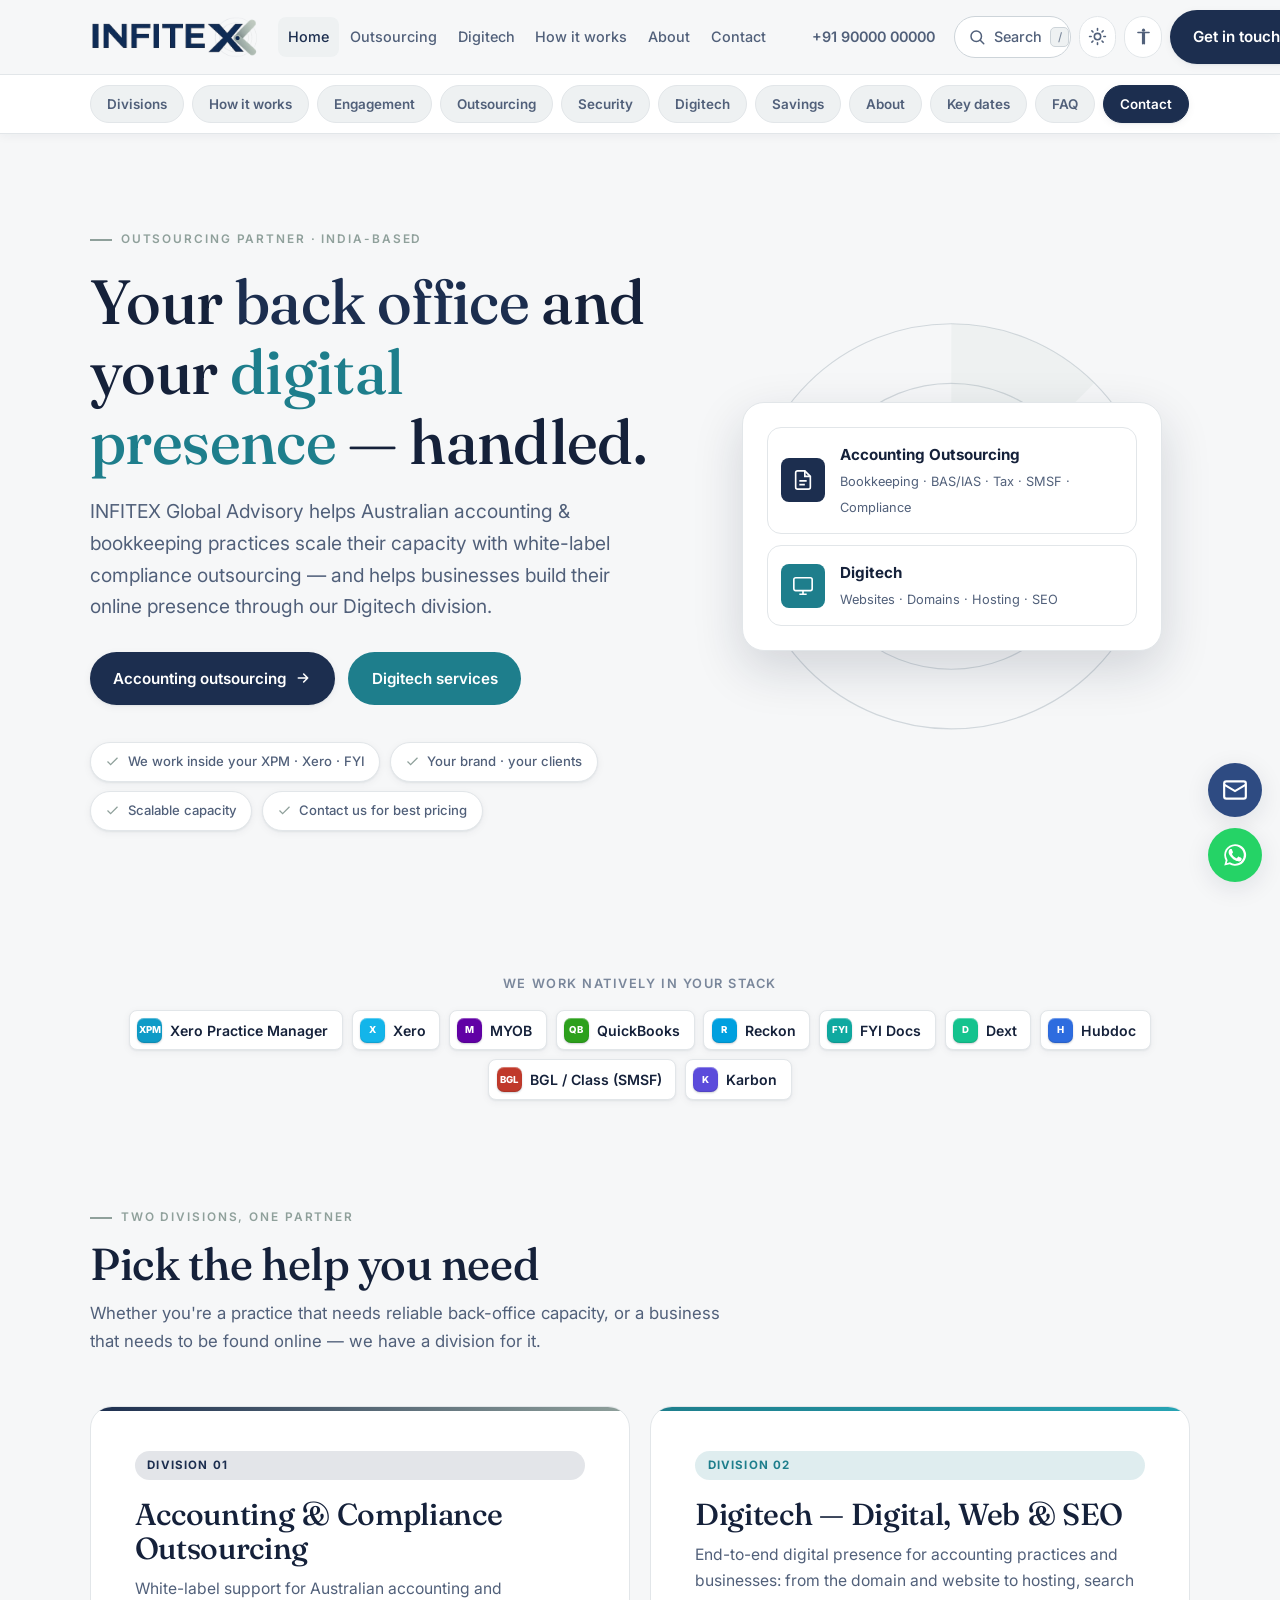
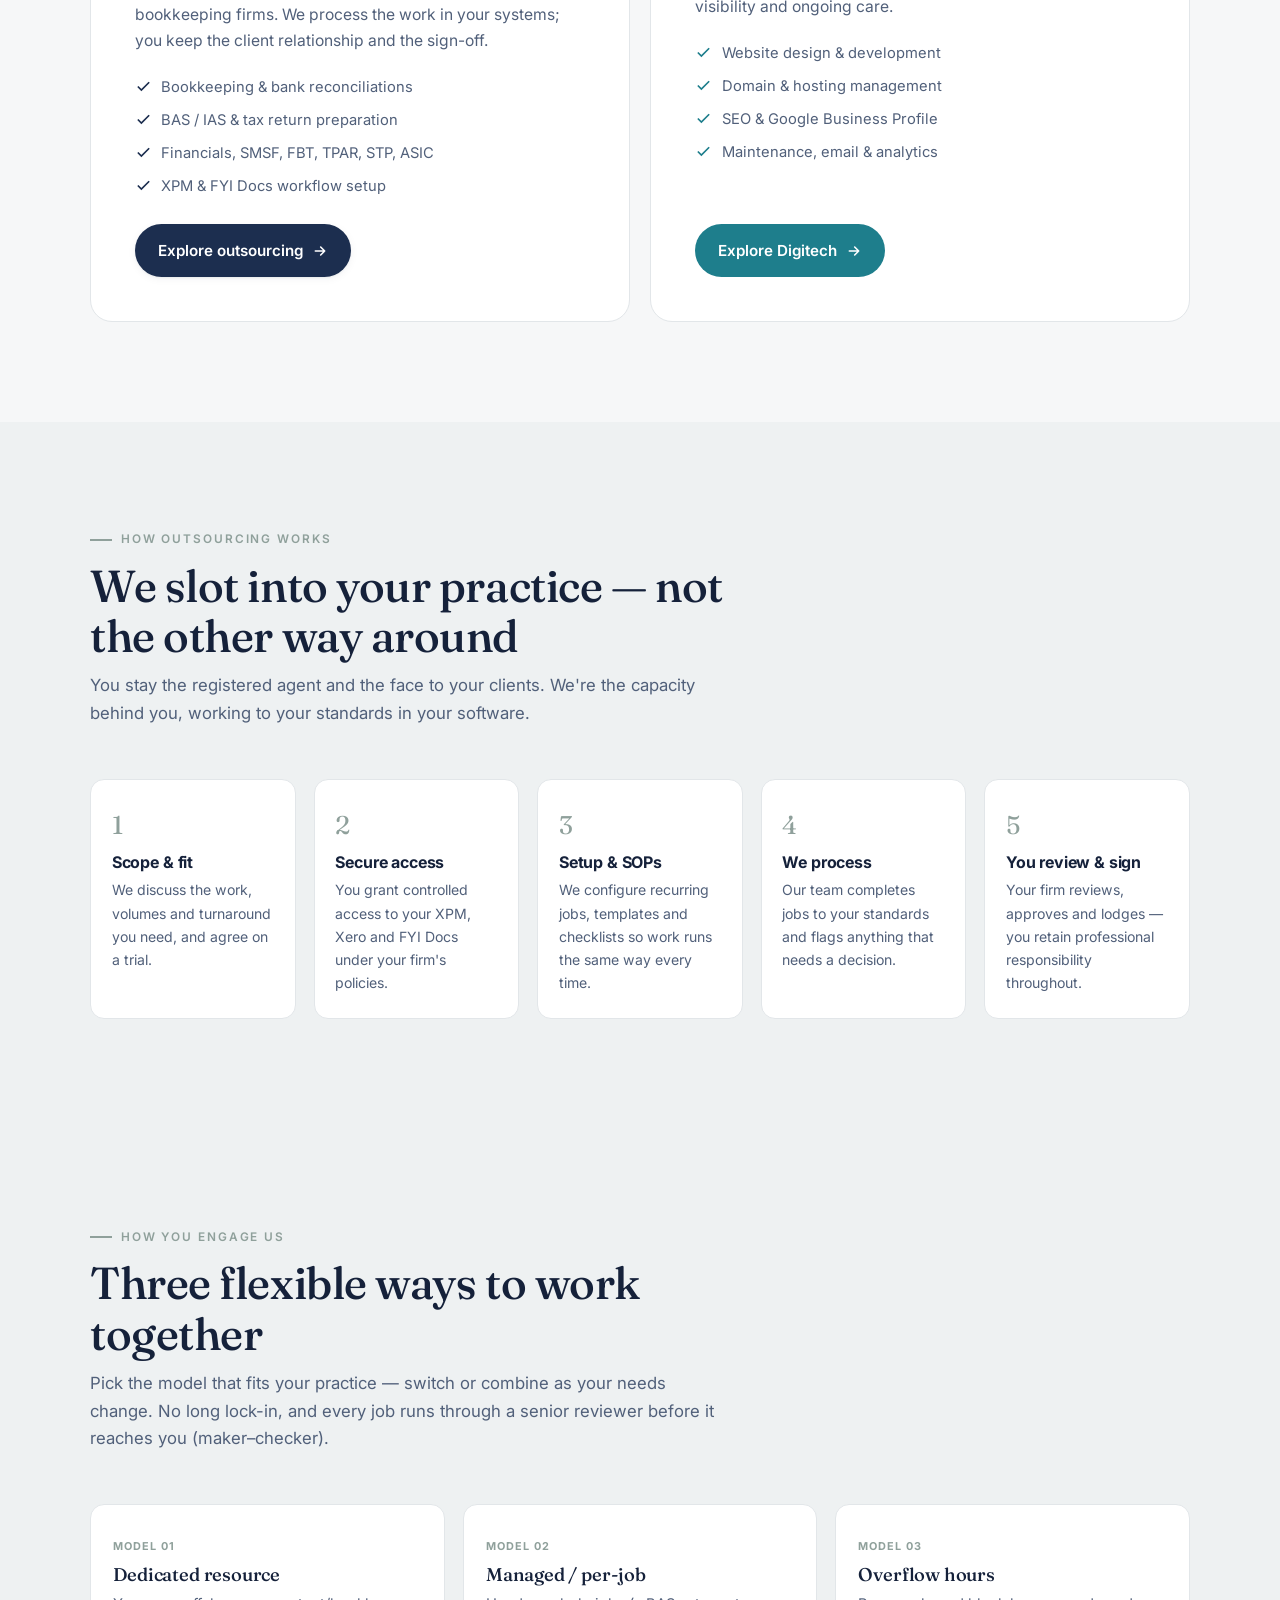
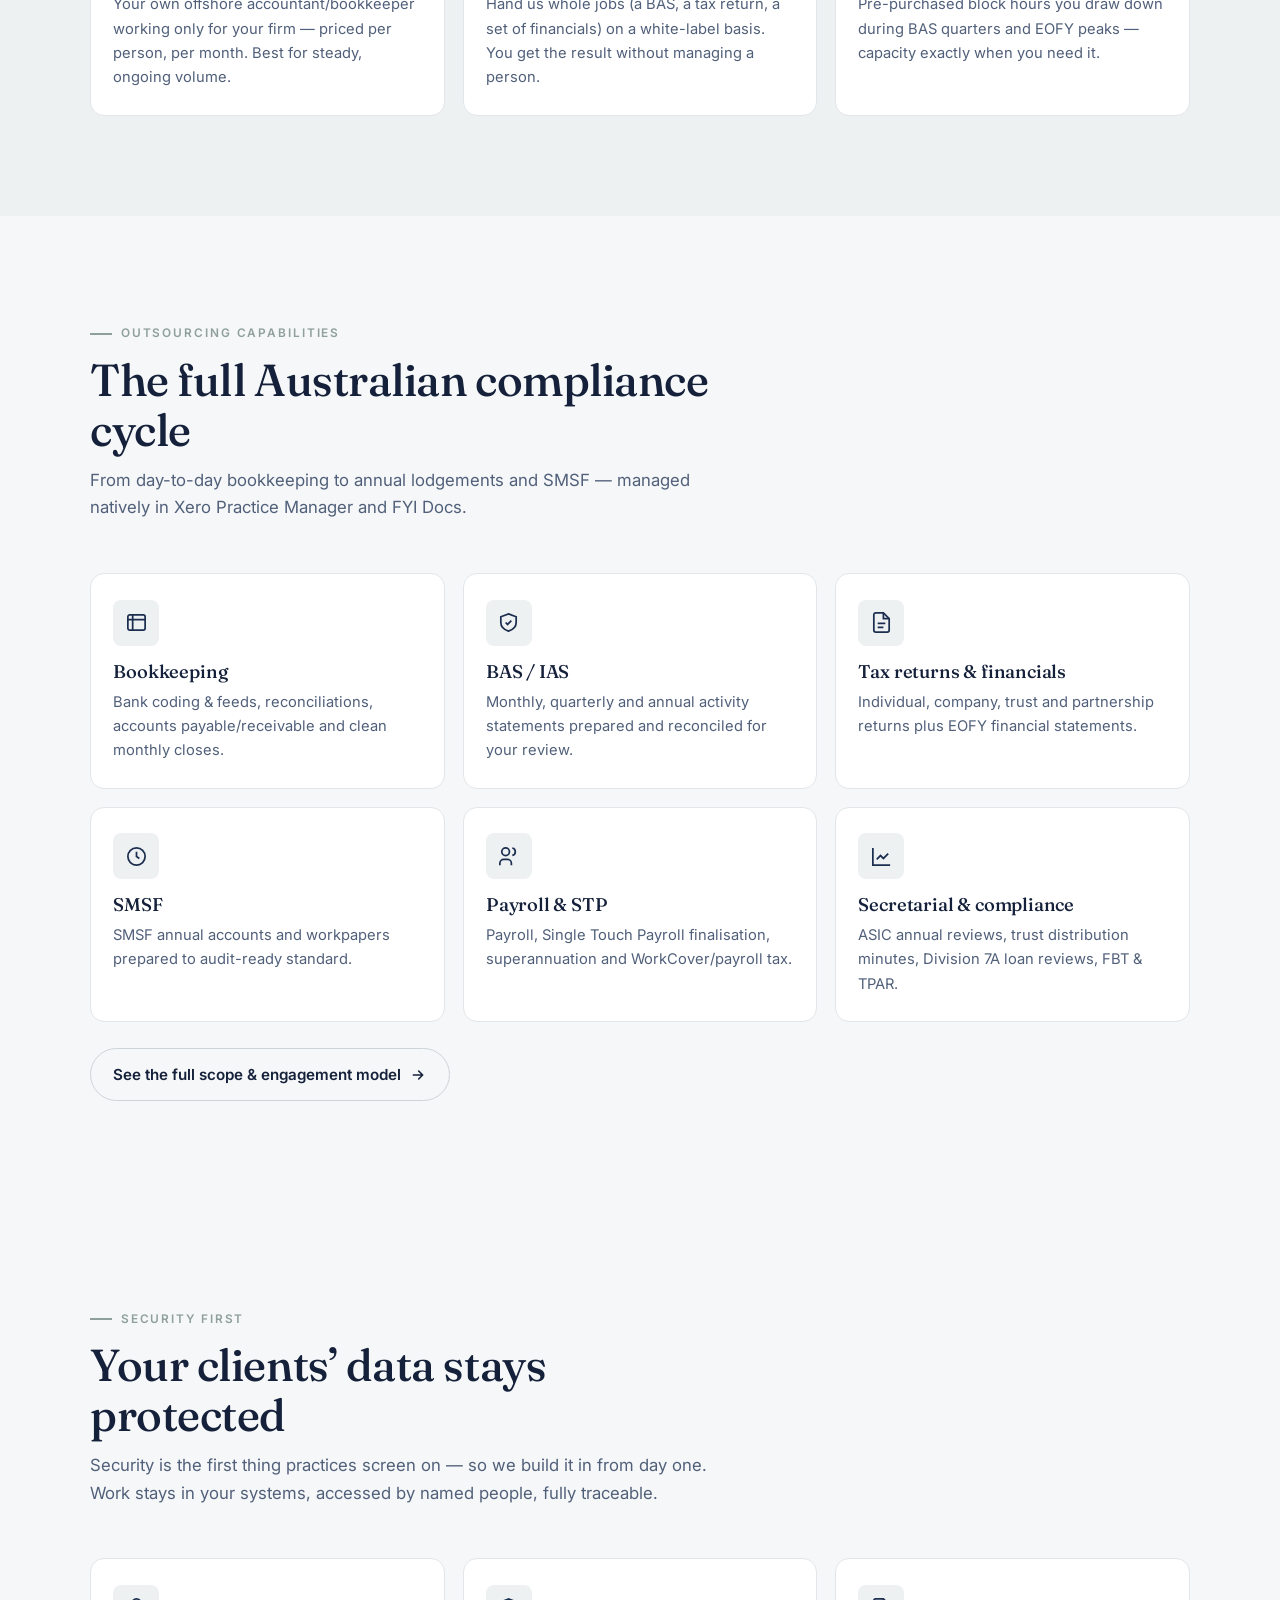
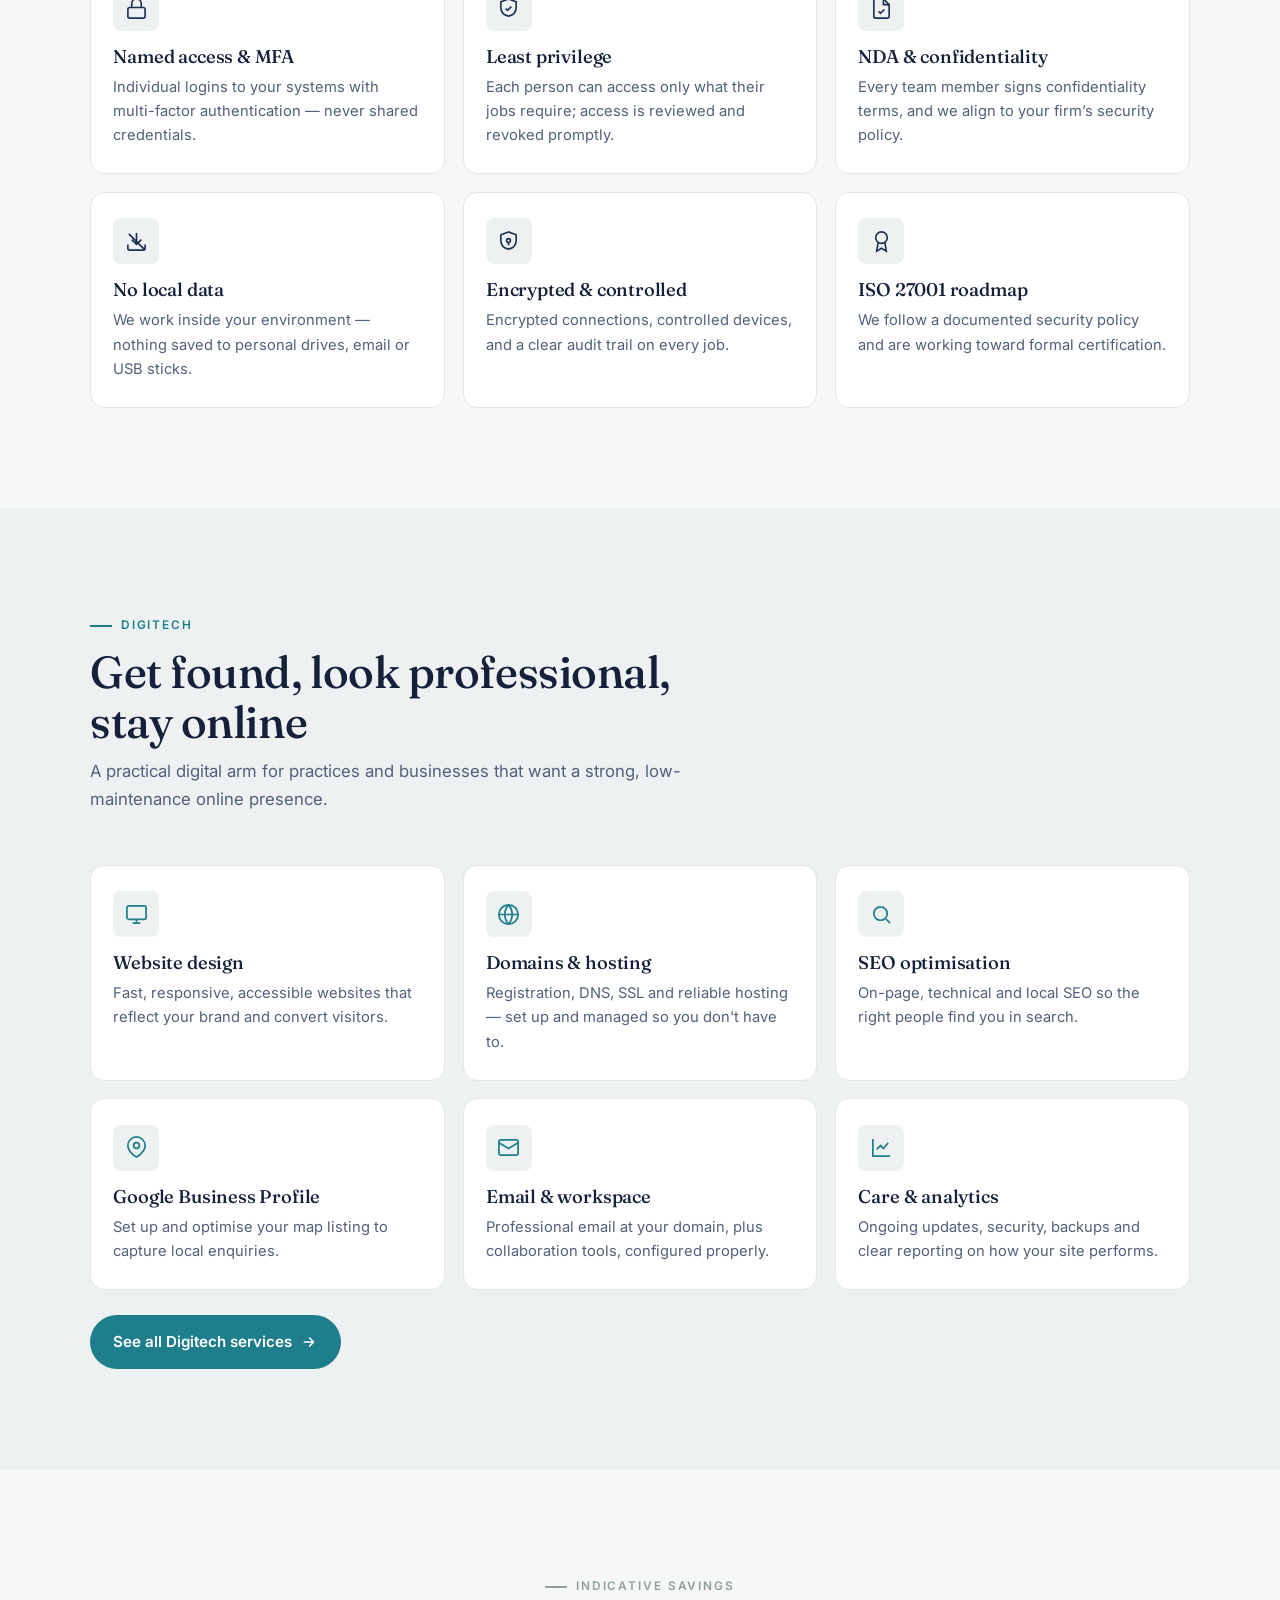
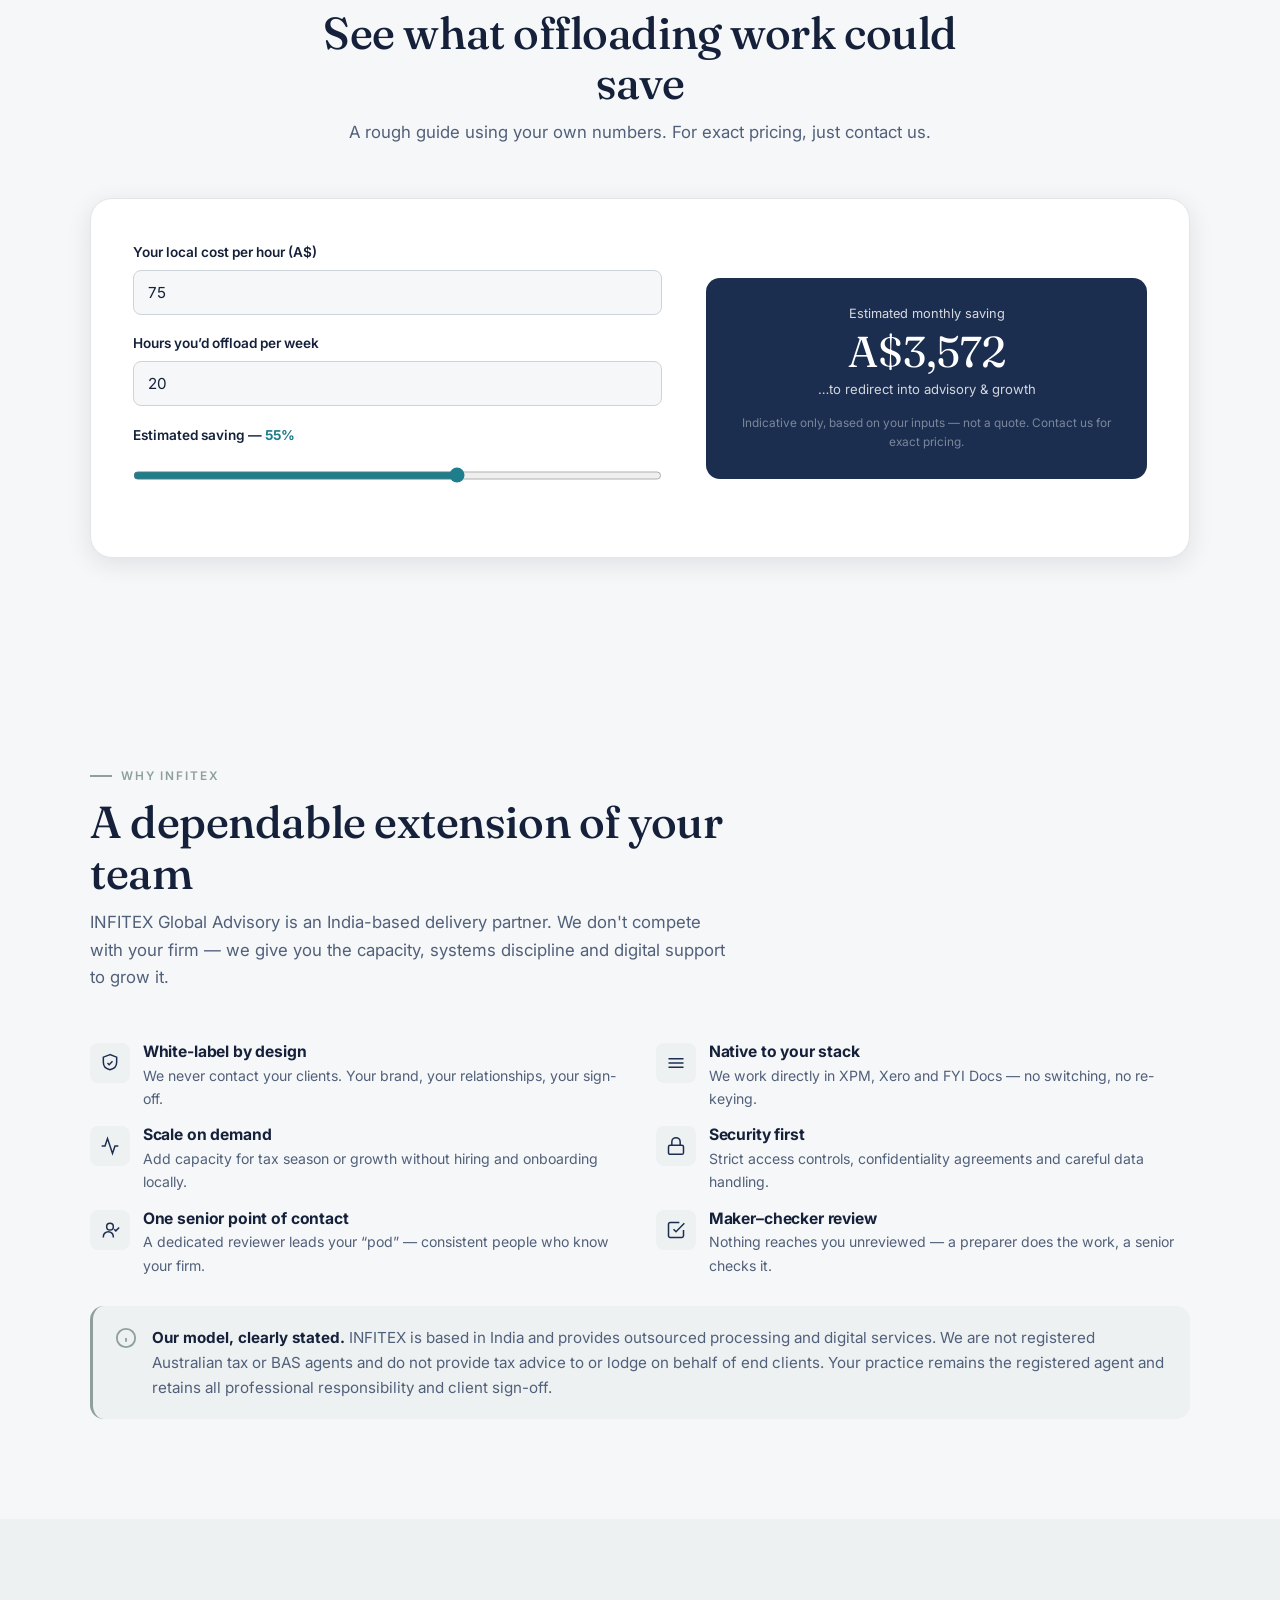
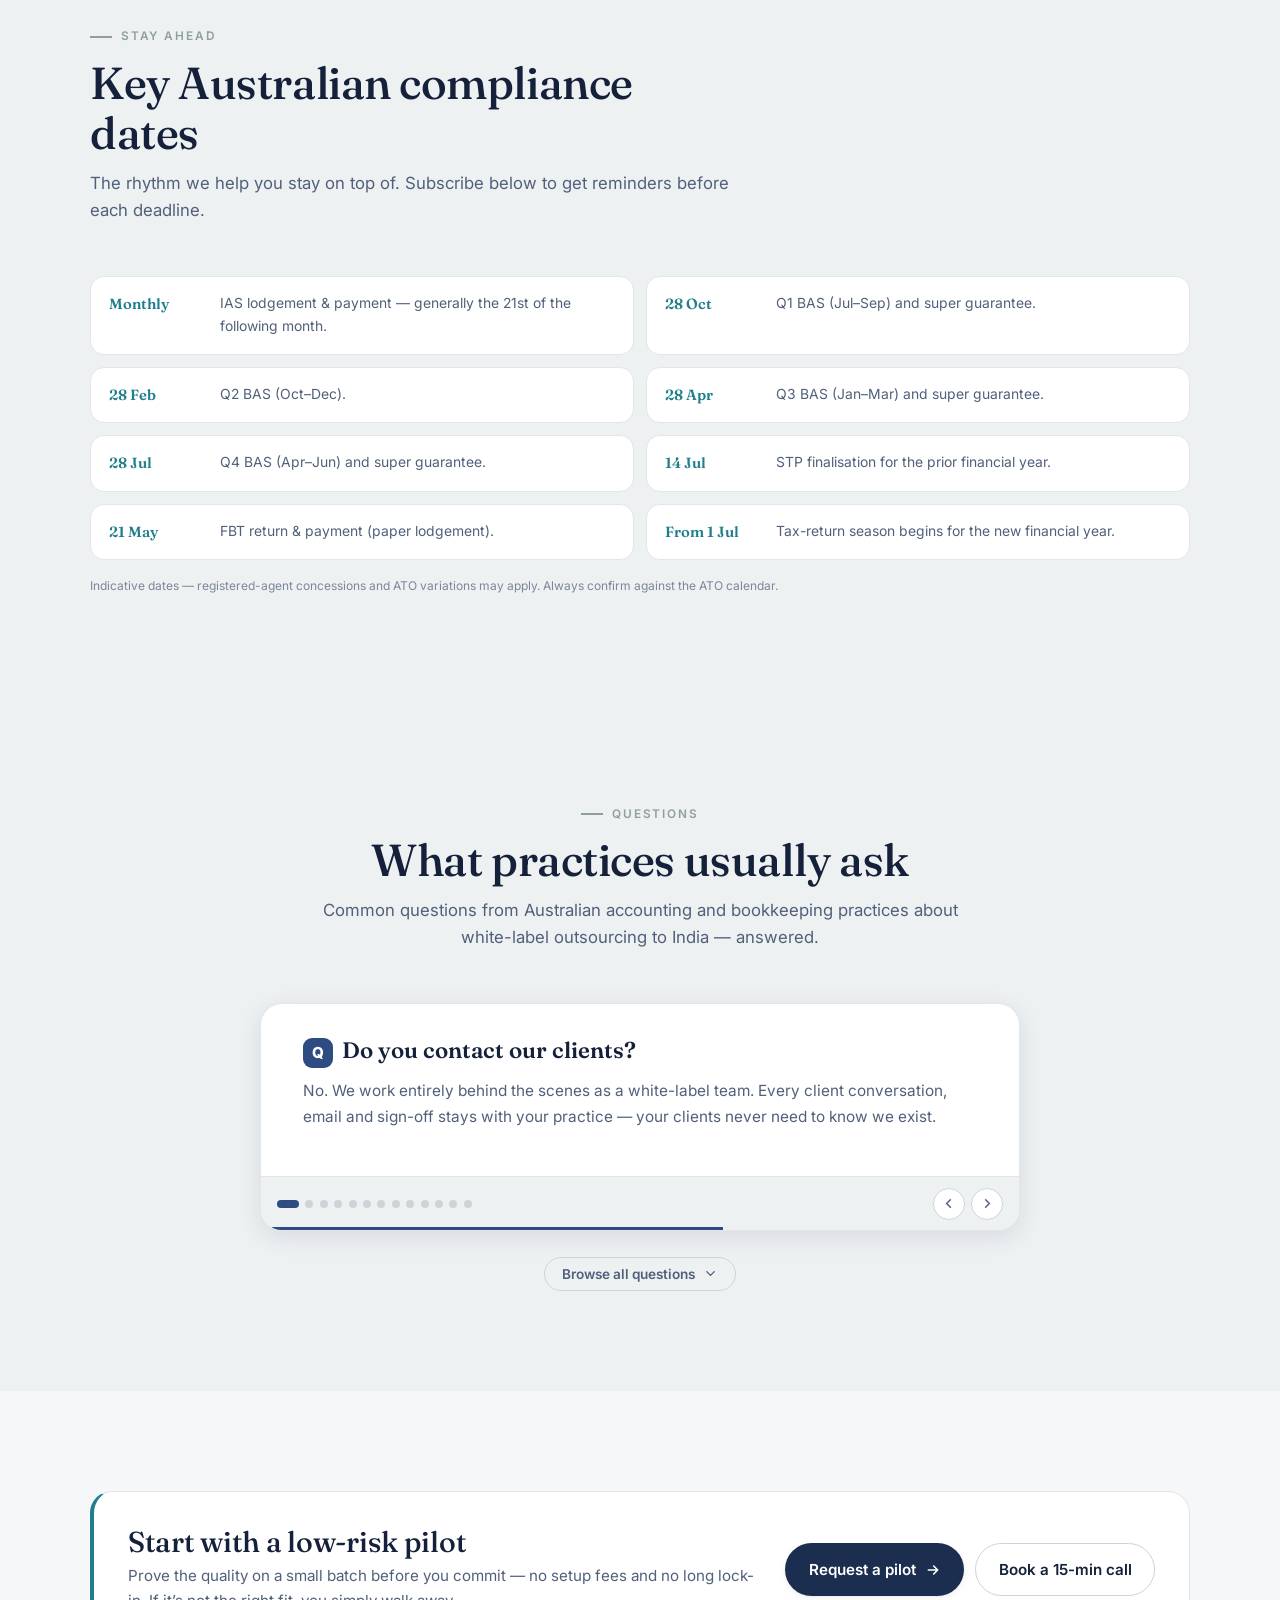
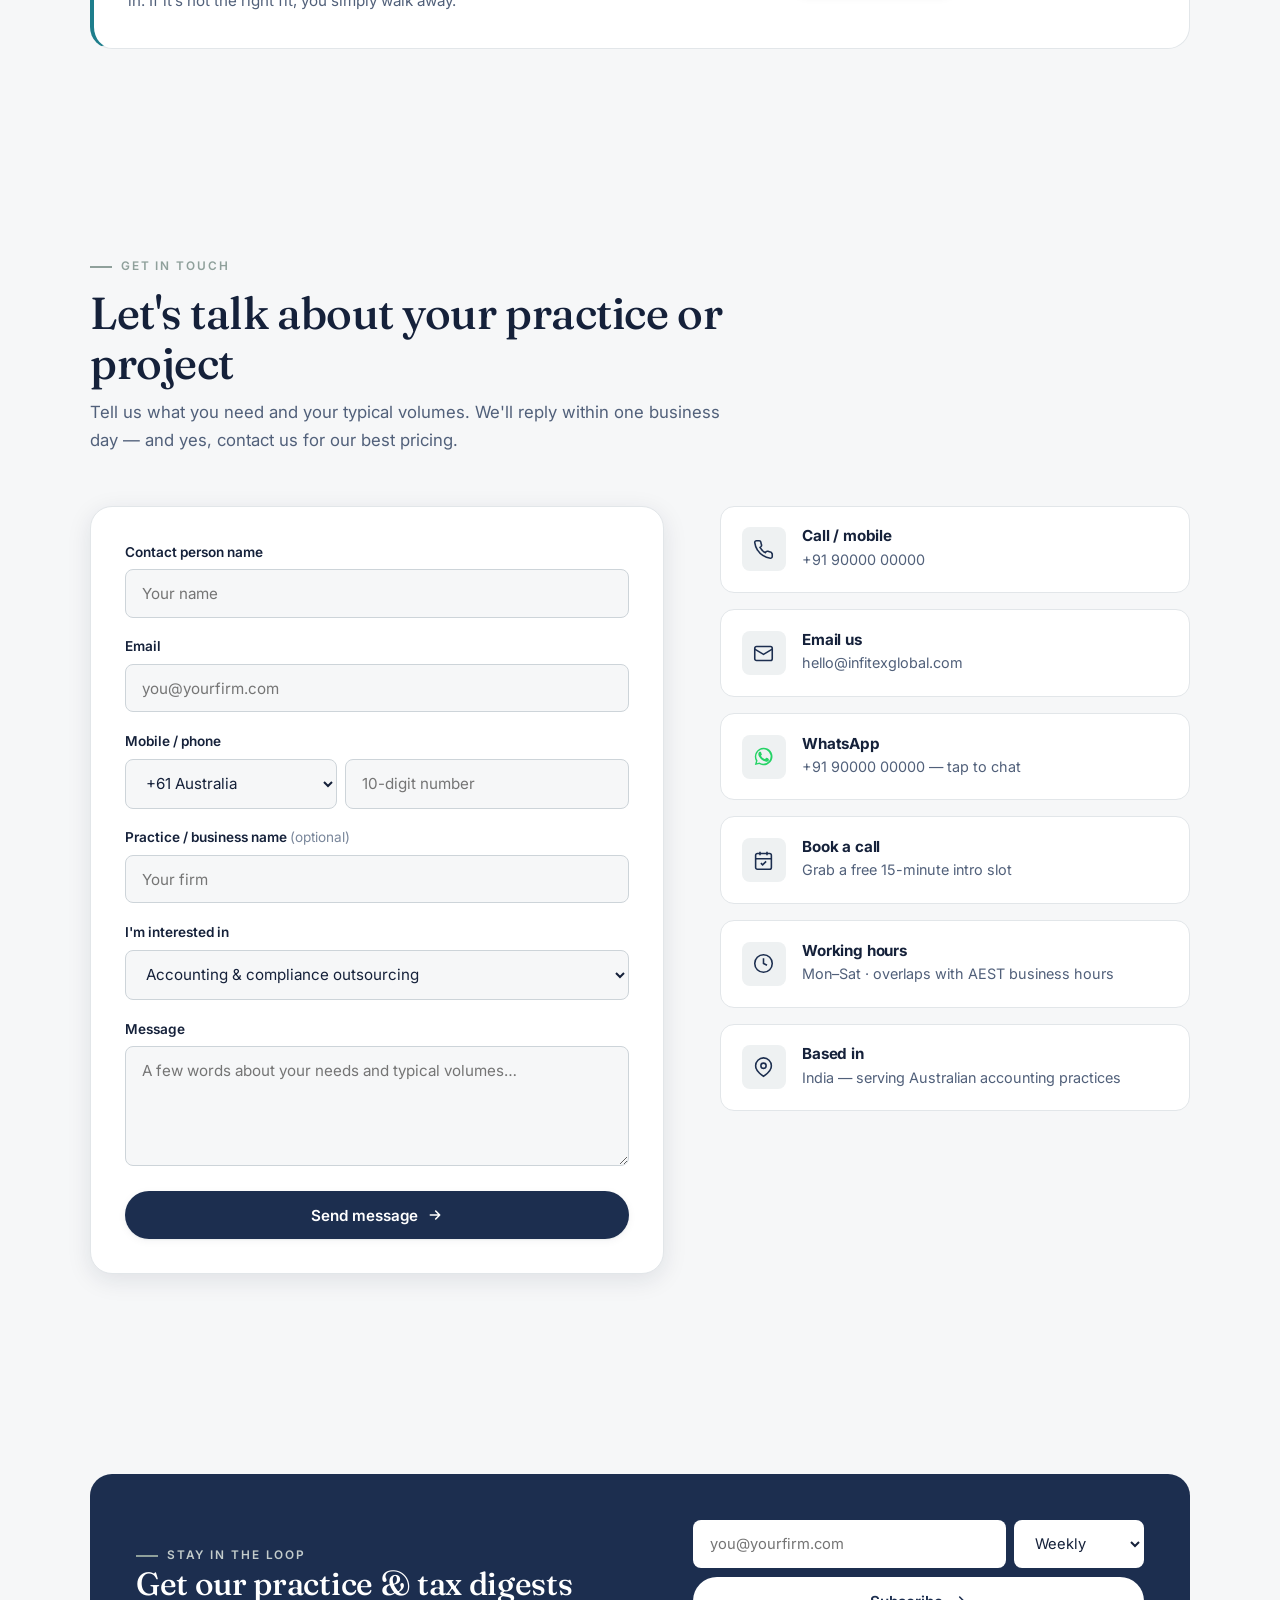
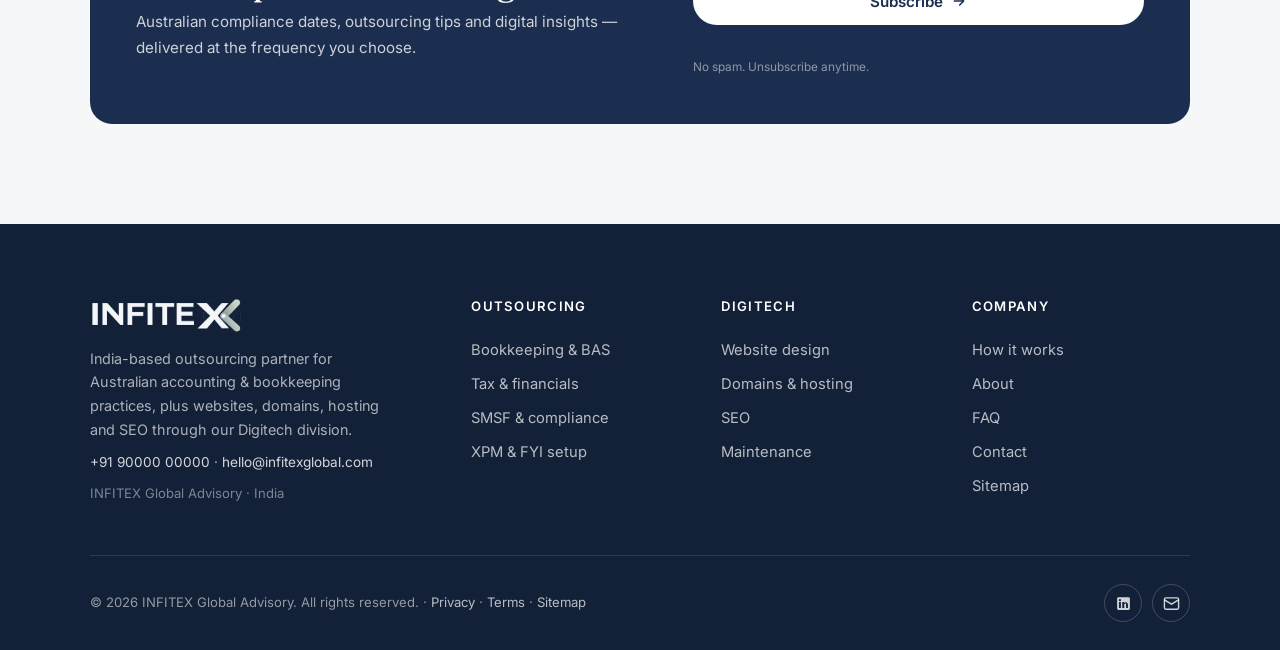
<file: index.html>
<!DOCTYPE html>
<html lang="en" data-theme="light" data-contrast="normal" data-grayscale="off">
<head>
<meta charset="UTF-8" />
<meta name="viewport" content="width=device-width, initial-scale=1.0" />
<title>INFITEX Global Advisory — Accounting Outsourcing for Australian Practices + Digital Services</title>
<meta name="description" content="INFITEX is an India-based partner for Australian accounting & bookkeeping practices: white-label accounting, BAS, tax and compliance outsourcing — plus websites, domains, hosting and SEO (Digitech)." />
<meta name="theme-color" content="#1C2E4F" />
<script>document.documentElement.classList.add('js');</script>
<link rel="icon" href="data:image/svg+xml,%3Csvg xmlns='http://www.w3.org/2000/svg' viewBox='0 0 32 32'%3E%3Crect width='32' height='32' rx='6' fill='%231C2E4F'/%3E%3Cpath d='M11 9 L22 16 L11 23' fill='none' stroke='%23C3CCCB' stroke-width='3' stroke-linecap='round' stroke-linejoin='round'/%3E%3Ccircle cx='14.5' cy='16' r='2.1' fill='%23C3CCCB'/%3E%3C/svg%3E" />
<link rel="preconnect" href="https://fonts.googleapis.com" />
<link rel="preconnect" href="https://fonts.gstatic.com" crossorigin />
<link href="https://fonts.googleapis.com/css2?family=Fraunces:opsz,wght@9..144,400;9..144,500;9..144,600&family=Inter:wght@400;500;600;700&display=swap" rel="stylesheet" />
<link rel="canonical" href="https://www.infitexglobal.com/" />
<meta name="robots" content="index, follow, max-image-preview:large" />
<meta name="google-site-verification" content="REPLACE_WITH_GOOGLE_VERIFICATION_CODE" />
<meta name="author" content="INFITEX Global Advisory" />
<meta property="og:type" content="website" />
<meta property="og:site_name" content="INFITEX Global Advisory" />
<meta property="og:locale" content="en_AU" />
<meta property="og:title" content="INFITEX Global Advisory — Accounting Outsourcing + Digital Services" />
<meta property="og:description" content="India-based partner for Australian accounting & bookkeeping practices: white-label BAS, tax & compliance outsourcing, plus websites, domains, hosting & SEO." />
<meta property="og:url" content="https://www.infitexglobal.com/" />
<meta property="og:image" content="https://www.infitexglobal.com/logo-infitex.png" />
<meta name="twitter:card" content="summary" />
<meta name="twitter:title" content="INFITEX Global Advisory — Accounting Outsourcing + Digital Services" />
<meta name="twitter:description" content="India-based partner for Australian accounting & bookkeeping practices: white-label BAS, tax & compliance outsourcing, plus websites, domains, hosting & SEO." />
<meta name="twitter:image" content="https://www.infitexglobal.com/logo-infitex.png" />
<link rel="stylesheet" href="styles.css" />
<script type="application/ld+json">{"@context": "https://schema.org", "@type": "ProfessionalService", "@id": "https://www.infitexglobal.com/#organization", "name": "INFITEX Global Advisory", "url": "https://www.infitexglobal.com/", "logo": "https://www.infitexglobal.com/logo-infitex.png", "image": "https://www.infitexglobal.com/logo-infitex.png", "description": "India-based outsourcing partner for Australian accounting & bookkeeping practices (white-label bookkeeping, BAS/IAS, tax, SMSF and compliance), plus website, domain, hosting and SEO services through our Digitech division.", "email": "hello@infitexglobal.com", "telephone": "+919000000000", "address": {"@type": "PostalAddress", "addressCountry": "IN"}, "areaServed": {"@type": "Country", "name": "Australia"}, "sameAs": ["https://www.linkedin.com/company/infitex-global-advisory"], "contactPoint": {"@type": "ContactPoint", "contactType": "sales", "telephone": "+919000000000", "email": "hello@infitexglobal.com", "areaServed": "AU", "availableLanguage": "en"}}</script>
<script type="application/ld+json">{"@context": "https://schema.org", "@type": "WebSite", "@id": "https://www.infitexglobal.com/#website", "url": "https://www.infitexglobal.com/", "name": "INFITEX Global Advisory", "publisher": {"@id": "https://www.infitexglobal.com/#organization"}, "inLanguage": "en", "potentialAction": {"@type": "SearchAction", "target": {"@type": "EntryPoint", "urlTemplate": "https://www.infitexglobal.com/?q={search_term_string}"}, "query-input": "required name=search_term_string"}}</script>
<script type="application/ld+json">{"@context": "https://schema.org", "@type": "FAQPage", "mainEntity": [{"@type": "Question", "name": "Do you contact our clients?", "acceptedAnswer": {"@type": "Answer", "text": "No. We work entirely behind the scenes as a white-label team. Every client conversation, email and sign-off stays with your practice — your clients never need to know we exist."}}, {"@type": "Question", "name": "Are you a registered Australian tax or BAS agent?", "acceptedAnswer": {"@type": "Answer", "text": "No, and we don't give tax advice to your clients. Your practice remains the registered tax/BAS agent and keeps full lodgement and sign-off. We prepare and process the work to your standards for your review and approval."}}, {"@type": "Question", "name": "Who is responsible for lodgement and sign-off?", "acceptedAnswer": {"@type": "Answer", "text": "Your practice. You review every job, you lodge, and you keep the client relationship. We're the preparation and processing layer behind you — never the agent of record."}}, {"@type": "Question", "name": "What accounting and bookkeeping tasks can you take on?", "acceptedAnswer": {"@type": "Answer", "text": "Day-to-day bookkeeping and reconciliations, accounts payable and receivable, payroll and STP, BAS/IAS preparation, year-end financials, company and trust tax returns, SMSF accounts and ad-hoc workpapers — scoped to whatever your practice wants to offload."}}, {"@type": "Question", "name": "Which software do you work in?", "acceptedAnswer": {"@type": "Answer", "text": "We work natively in Xero Practice Manager (XPM), Xero and FYI Docs, and adapt to your existing workflows, templates and naming conventions. We're also comfortable across MYOB, QuickBooks, Reckon, Dext, Hubdoc, BGL/Class and Karbon."}}, {"@type": "Question", "name": "How do you keep our clients' data secure?", "acceptedAnswer": {"@type": "Answer", "text": "We use controlled, role-based access to your systems, named individuals only, confidentiality agreements, and careful data-handling aligned to your firm's security policy. Work stays in your environment and remains fully traceable."}}, {"@type": "Question", "name": "How does your maker–checker review work?", "acceptedAnswer": {"@type": "Answer", "text": "Every job runs through two sets of eyes — a preparer and a senior reviewer — before it ever reaches you. That means fewer review points on your side and consistent, predictable quality each cycle."}}, {"@type": "Question", "name": "How quickly can you turn work around?", "acceptedAnswer": {"@type": "Answer", "text": "Turnaround depends on the job type and volume, and we agree it up front so it fits your lodgement calendar. Routine recurring jobs follow a set rhythm; one-off work is scheduled to your deadlines."}}, {"@type": "Question", "name": "Can we start with a small pilot or trial?", "acceptedAnswer": {"@type": "Answer", "text": "Yes. We recommend starting with a low-risk pilot on a small batch — no setup fees and no long lock-in — so you can prove the quality before committing. If it isn't the right fit, you simply walk away."}}, {"@type": "Question", "name": "Do we have to sign a long-term contract?", "acceptedAnswer": {"@type": "Answer", "text": "No long lock-in. You can scale work up or down, switch engagement models, or pause as your practice's needs change through the year."}}, {"@type": "Question", "name": "How do you handle the India–Australia time-zone difference?", "acceptedAnswer": {"@type": "Answer", "text": "The overlap works in your favour: we progress work through your evening so it's ready when your team logs on. Where you need live overlap, we align our hours to your business day."}}, {"@type": "Question", "name": "How does pricing work?", "acceptedAnswer": {"@type": "Answer", "text": "Pricing depends on the work type, volume and turnaround, so we keep it simple and tailored rather than one-size-fits-all. There are no published rates — contact us for the best pricing for your practice."}}, {"@type": "Question", "name": "Can you also build our website and handle SEO?", "acceptedAnswer": {"@type": "Answer", "text": "Yes — that's our Digitech division. We manage domains, websites, hosting, email, Google Business Profile and search visibility, so your firm looks as professional online as the work you deliver."}}]}</script>
</head>
<body>
<a href="#main" class="skip">Skip to content</a>

<!-- HEADER -->
<header class="site">
  <div class="wrap nav">
    <a href="index.html" class="brand" aria-label="INFITEX Global Advisory — home">
      <span class="logo logo-light" role="img" aria-label="INFITEX Global Advisory"></span>
      <span class="logo logo-dark" aria-hidden="true"></span>
    </a>
    <nav class="nav-links" id="navLinks" aria-label="Primary">
      <a href="index.html" class="active">Home</a>
      <a href="outsourcing.html">Outsourcing</a>
      <a href="digitech.html">Digitech</a>
      <a href="#how">How it works</a>
      <a href="#about">About</a>
      <a href="#contact">Contact</a>
    </nav>
    <div class="nav-tools">
      <a class="nav-call" href="tel:+919000000000" aria-label="Call INFITEX on +91 90000 00000"><svg viewBox="0 0 24 24" fill="none" stroke="currentColor" stroke-width="1.8"><path d="M22 16.9v3a2 2 0 0 1-2.2 2 19.8 19.8 0 0 1-8.6-3.1 19.5 19.5 0 0 1-6-6A19.8 19.8 0 0 1 2 4.2 2 2 0 0 1 4 2h3a2 2 0 0 1 2 1.7c.1 1 .4 1.9.7 2.8a2 2 0 0 1-.5 2.1L8 9.6a16 16 0 0 0 6 6l1-1a2 2 0 0 1 2.1-.5c.9.3 1.8.6 2.8.7a2 2 0 0 1 1.7 2z"/></svg>+91 90000 00000</a>
      
      <button class="search-trigger" id="searchToggle" aria-label="Search the site" title="Search the site (press /)">
        <svg viewBox="0 0 24 24" fill="none" stroke="currentColor" stroke-width="2" stroke-linecap="round"><circle cx="11" cy="11" r="7"/><path d="M21 21l-4.3-4.3"/></svg>
        <span class="st-label">Search</span>
        <kbd class="st-key">/</kbd>
      </button>
      <button class="icon-btn" id="themeToggle" aria-label="Toggle light or dark theme" title="Toggle theme">
        <svg id="iconSun" viewBox="0 0 24 24" fill="none" stroke="currentColor" stroke-width="2" stroke-linecap="round"><circle cx="12" cy="12" r="4"/><path d="M12 2v2M12 20v2M4.9 4.9l1.4 1.4M17.7 17.7l1.4 1.4M2 12h2M20 12h2M4.9 19.1l1.4-1.4M17.7 6.3l1.4-1.4"/></svg>
        <svg id="iconMoon" viewBox="0 0 24 24" fill="currentColor" style="display:none"><path d="M21 12.8A9 9 0 1 1 11.2 3a7 7 0 0 0 9.8 9.8z"/></svg>
      </button>
      <button class="icon-btn" id="a11yToggle" aria-label="Accessibility options" aria-expanded="false" title="Accessibility">
        <svg viewBox="0 0 24 24" fill="currentColor"><circle cx="12" cy="4" r="2"/><path d="M19 8h-5v13a1 1 0 0 1-2 0v-6h0v6a1 1 0 0 1-2 0V8H5a1 1 0 0 1 0-2h14a1 1 0 0 1 0 2z"/></svg>
      </button>
      <a href="#contact" class="btn btn-primary desktop-cta">Get in touch <svg class="arw" width="16" height="16" viewBox="0 0 24 24" fill="none" stroke="currentColor" stroke-width="2.4" stroke-linecap="round" stroke-linejoin="round"><path d="M5 12h14M13 6l6 6-6 6"/></svg></a>
      <button class="icon-btn menu-toggle" id="menuToggle" aria-label="Open menu" aria-expanded="false">
        <svg viewBox="0 0 24 24" fill="none" stroke="currentColor" stroke-width="2" stroke-linecap="round"><path d="M3 6h18M3 12h18M3 18h18"/></svg>
      </button>
    </div>
  </div>
</header>

<!-- SECTION QUICK-JUMP SCROLLER (home only) -->
<nav class="section-scroller" aria-label="Jump to a section">
  <div class="ss-inner" id="ssInner">
    <a href="#divisions">Divisions</a>
    <a href="#how">How it works</a>
    <a href="#models">Engagement</a>
    <a href="#outsourcing-overview">Outsourcing</a>
    <a href="#security">Security</a>
    <a href="#digitech-overview">Digitech</a>
    <a href="#savings">Savings</a>
    <a href="#about">About</a>
    <a href="#calendar">Key dates</a>
    <a href="#faq">FAQ</a>
    <a href="#contact">Contact</a>
  </div>
</nav>

<main id="main">

<!-- HERO -->
<section class="hero">
  <div class="wrap hero-grid">
    <div class="reveal">
      <span class="eyebrow">Outsourcing partner · India-based</span>
      <h1>Your <span class="accent">back office</span> and your <span class="digi">digital presence</span> — handled.</h1>
      <p class="lead">INFITEX Global Advisory helps Australian accounting &amp; bookkeeping practices scale their capacity with white-label compliance outsourcing — and helps businesses build their online presence through our Digitech division.</p>
      <div class="hero-cta">
        <a href="outsourcing.html" class="btn btn-primary">Accounting outsourcing <svg class="arw" width="16" height="16" viewBox="0 0 24 24" fill="none" stroke="currentColor" stroke-width="2.4" stroke-linecap="round" stroke-linejoin="round"><path d="M5 12h14M13 6l6 6-6 6"/></svg></a>
        <a href="digitech.html" class="btn btn-digi">Digitech services</a>
      </div>
      <div class="trust-row">
        <span class="chip"><svg viewBox="0 0 24 24" fill="none" stroke="currentColor" stroke-width="2"><path d="M20 6 9 17l-5-5"/></svg>We work inside your XPM · Xero · FYI</span>
        <span class="chip"><svg viewBox="0 0 24 24" fill="none" stroke="currentColor" stroke-width="2"><path d="M20 6 9 17l-5-5"/></svg>Your brand · your clients</span>
        <span class="chip"><svg viewBox="0 0 24 24" fill="none" stroke="currentColor" stroke-width="2"><path d="M20 6 9 17l-5-5"/></svg>Scalable capacity</span>
        <span class="chip"><svg viewBox="0 0 24 24" fill="none" stroke="currentColor" stroke-width="2"><path d="M20 6 9 17l-5-5"/></svg>Contact us for best pricing</span>
      </div>
    </div>
    <div class="hero-art reveal">
      <svg class="radar" viewBox="0 0 400 400" aria-hidden="true">
        <circle class="r-ring" cx="200" cy="200" r="70"/><circle class="r-ring" cx="200" cy="200" r="120"/><circle class="r-ring" cx="200" cy="200" r="170"/>
        <g class="r-sweep"><path d="M200 200 L200 30 A170 170 0 0 1 320 80 Z" fill="var(--steel)" opacity=".08"/></g>
      </svg>
      <div class="hero-card">
        <a class="hc-div" href="outsourcing.html">
          <div class="hc-ic a"><svg viewBox="0 0 24 24" fill="none" stroke="currentColor" stroke-width="1.8"><path d="M14 2H6a2 2 0 0 0-2 2v16a2 2 0 0 0 2 2h12a2 2 0 0 0 2-2V8z"/><path d="M14 2v6h6M8 13h8M8 17h6"/></svg></div>
          <div><b>Accounting Outsourcing</b><span>Bookkeeping · BAS/IAS · Tax · SMSF · Compliance</span></div>
        </a>
        <a class="hc-div" href="digitech.html">
          <div class="hc-ic b"><svg viewBox="0 0 24 24" fill="none" stroke="currentColor" stroke-width="1.8"><rect x="2" y="3" width="20" height="14" rx="2"/><path d="M8 21h8M12 17v4"/></svg></div>
          <div><b>Digitech</b><span>Websites · Domains · Hosting · SEO</span></div>
        </a>
      </div>
    </div>
  </div>
</section>

<section style="padding-top:clamp(26px,4vw,46px);padding-bottom:0">
  <div class="wrap reveal">
    <p class="tools-lead">We work natively in your stack</p>
    <div class="tools-strip"><span class="tool"><i class="tlogo" style="background:#0E9BC7" aria-hidden="true">XPM</i>Xero Practice Manager</span><span class="tool"><i class="tlogo" style="background:#13B5EA" aria-hidden="true">X</i>Xero</span><span class="tool"><i class="tlogo" style="background:#6100A5" aria-hidden="true">M</i>MYOB</span><span class="tool"><i class="tlogo" style="background:#2CA01C" aria-hidden="true">QB</i>QuickBooks</span><span class="tool"><i class="tlogo" style="background:#00A0DF" aria-hidden="true">R</i>Reckon</span><span class="tool"><i class="tlogo" style="background:#0FA9A0" aria-hidden="true">FYI</i>FYI Docs</span><span class="tool"><i class="tlogo" style="background:#14C38E" aria-hidden="true">D</i>Dext</span><span class="tool"><i class="tlogo" style="background:#2D6CDF" aria-hidden="true">H</i>Hubdoc</span><span class="tool"><i class="tlogo" style="background:#C0392B" aria-hidden="true">BGL</i>BGL / Class (SMSF)</span><span class="tool"><i class="tlogo" style="background:#5B4BDB" aria-hidden="true">K</i>Karbon</span></div>
  </div>
</section>

<!-- PILLARS -->
<section id="divisions">
  <div class="wrap">
    <div class="sec-head reveal">
      <span class="eyebrow">Two divisions, one partner</span>
      <h2>Pick the help you need</h2>
      <p>Whether you're a practice that needs reliable back-office capacity, or a business that needs to be found online — we have a division for it.</p>
    </div>
    <div class="pillars">
      <article class="pillar acct reveal">
        <span class="accentbar"></span>
        <span class="ptag">Division 01</span>
        <h3>Accounting &amp; Compliance Outsourcing</h3>
        <p>White-label support for Australian accounting and bookkeeping firms. We process the work in your systems; you keep the client relationship and the sign-off.</p>
        <ul>
          <li><svg viewBox="0 0 24 24" fill="none" stroke="currentColor" stroke-width="2.4"><path d="M20 6 9 17l-5-5"/></svg>Bookkeeping &amp; bank reconciliations</li>
          <li><svg viewBox="0 0 24 24" fill="none" stroke="currentColor" stroke-width="2.4"><path d="M20 6 9 17l-5-5"/></svg>BAS / IAS &amp; tax return preparation</li>
          <li><svg viewBox="0 0 24 24" fill="none" stroke="currentColor" stroke-width="2.4"><path d="M20 6 9 17l-5-5"/></svg>Financials, SMSF, FBT, TPAR, STP, ASIC</li>
          <li><svg viewBox="0 0 24 24" fill="none" stroke="currentColor" stroke-width="2.4"><path d="M20 6 9 17l-5-5"/></svg>XPM &amp; FYI Docs workflow setup</li>
        </ul>
        <a href="outsourcing.html" class="btn btn-primary">Explore outsourcing <svg class="arw" width="16" height="16" viewBox="0 0 24 24" fill="none" stroke="currentColor" stroke-width="2.4" stroke-linecap="round" stroke-linejoin="round"><path d="M5 12h14M13 6l6 6-6 6"/></svg></a>
      </article>
      <article class="pillar digi reveal">
        <span class="accentbar"></span>
        <span class="ptag">Division 02</span>
        <h3>Digitech — Digital, Web &amp; SEO</h3>
        <p>End-to-end digital presence for accounting practices and businesses: from the domain and website to hosting, search visibility and ongoing care.</p>
        <ul>
          <li><svg viewBox="0 0 24 24" fill="none" stroke="currentColor" stroke-width="2.4"><path d="M20 6 9 17l-5-5"/></svg>Website design &amp; development</li>
          <li><svg viewBox="0 0 24 24" fill="none" stroke="currentColor" stroke-width="2.4"><path d="M20 6 9 17l-5-5"/></svg>Domain &amp; hosting management</li>
          <li><svg viewBox="0 0 24 24" fill="none" stroke="currentColor" stroke-width="2.4"><path d="M20 6 9 17l-5-5"/></svg>SEO &amp; Google Business Profile</li>
          <li><svg viewBox="0 0 24 24" fill="none" stroke="currentColor" stroke-width="2.4"><path d="M20 6 9 17l-5-5"/></svg>Maintenance, email &amp; analytics</li>
        </ul>
        <a href="digitech.html" class="btn btn-digi">Explore Digitech <svg class="arw" width="16" height="16" viewBox="0 0 24 24" fill="none" stroke="currentColor" stroke-width="2.4" stroke-linecap="round" stroke-linejoin="round"><path d="M5 12h14M13 6l6 6-6 6"/></svg></a>
      </article>
    </div>
  </div>
</section>

<!-- HOW OUTSOURCING WORKS -->
<section id="how" style="background:var(--surface-2)">
  <div class="wrap">
    <div class="sec-head reveal">
      <span class="eyebrow">How outsourcing works</span>
      <h2>We slot into your practice — not the other way around</h2>
      <p>You stay the registered agent and the face to your clients. We're the capacity behind you, working to your standards in your software.</p>
    </div>
    <div class="steps five">
      <div class="step reveal"><span class="n">1</span><h4>Scope &amp; fit</h4><p>We discuss the work, volumes and turnaround you need, and agree on a trial.</p></div>
      <div class="step reveal"><span class="n">2</span><h4>Secure access</h4><p>You grant controlled access to your XPM, Xero and FYI Docs under your firm's policies.</p></div>
      <div class="step reveal"><span class="n">3</span><h4>Setup &amp; SOPs</h4><p>We configure recurring jobs, templates and checklists so work runs the same way every time.</p></div>
      <div class="step reveal"><span class="n">4</span><h4>We process</h4><p>Our team completes jobs to your standards and flags anything that needs a decision.</p></div>
      <div class="step reveal"><span class="n">5</span><h4>You review &amp; sign</h4><p>Your firm reviews, approves and lodges — you retain professional responsibility throughout.</p></div>
    </div>
  </div>
</section>

<section id="models" style="background:var(--surface-2)">
  <div class="wrap">
    <div class="sec-head reveal"><span class="eyebrow">How you engage us</span><h2>Three flexible ways to work together</h2><p>Pick the model that fits your practice — switch or combine as your needs change. No long lock-in, and every job runs through a senior reviewer before it reaches you (maker&ndash;checker).</p></div>
    <div class="svc-grid">
      <article class="svc model reveal"><span class="mtag">Model 01</span><h3>Dedicated resource</h3><p>Your own offshore accountant/bookkeeper working only for your firm — priced per person, per month. Best for steady, ongoing volume.</p></article>
      <article class="svc model reveal"><span class="mtag">Model 02</span><h3>Managed / per-job</h3><p>Hand us whole jobs (a BAS, a tax return, a set of financials) on a white-label basis. You get the result without managing a person.</p></article>
      <article class="svc model reveal"><span class="mtag">Model 03</span><h3>Overflow hours</h3><p>Pre-purchased block hours you draw down during BAS quarters and EOFY peaks — capacity exactly when you need it.</p></article>
    </div>
  </div>
</section>

<!-- OUTSOURCING CAPABILITY OVERVIEW -->
<section id="outsourcing-overview">
  <div class="wrap">
    <div class="sec-head reveal">
      <span class="eyebrow">Outsourcing capabilities</span>
      <h2>The full Australian compliance cycle</h2>
      <p>From day-to-day bookkeeping to annual lodgements and SMSF — managed natively in Xero Practice Manager and FYI Docs.</p>
    </div>
    <div class="svc-grid">
      <article class="svc reveal"><div class="ic"><svg viewBox="0 0 24 24" fill="none" stroke="currentColor" stroke-width="1.8"><rect x="3" y="4" width="18" height="16" rx="2"/><path d="M3 9h18M8 4v16"/></svg></div><h3>Bookkeeping</h3><p>Bank coding &amp; feeds, reconciliations, accounts payable/receivable and clean monthly closes.</p></article>
      <article class="svc reveal"><div class="ic"><svg viewBox="0 0 24 24" fill="none" stroke="currentColor" stroke-width="1.8"><path d="M9 12l2 2 4-4"/><path d="M12 3l8 3v6c0 5-3.5 7.5-8 9-4.5-1.5-8-4-8-9V6z"/></svg></div><h3>BAS / IAS</h3><p>Monthly, quarterly and annual activity statements prepared and reconciled for your review.</p></article>
      <article class="svc reveal"><div class="ic"><svg viewBox="0 0 24 24" fill="none" stroke="currentColor" stroke-width="1.8"><path d="M14 2H6a2 2 0 0 0-2 2v16a2 2 0 0 0 2 2h12a2 2 0 0 0 2-2V8z"/><path d="M14 2v6h6M8 13h8M8 17h6"/></svg></div><h3>Tax returns &amp; financials</h3><p>Individual, company, trust and partnership returns plus EOFY financial statements.</p></article>
      <article class="svc reveal"><div class="ic"><svg viewBox="0 0 24 24" fill="none" stroke="currentColor" stroke-width="1.8"><circle cx="12" cy="12" r="9"/><path d="M12 7v5l3 2"/></svg></div><h3>SMSF</h3><p>SMSF annual accounts and workpapers prepared to audit-ready standard.</p></article>
      <article class="svc reveal"><div class="ic"><svg viewBox="0 0 24 24" fill="none" stroke="currentColor" stroke-width="1.8"><circle cx="9" cy="7" r="4"/><path d="M3 21v-2a4 4 0 0 1 4-4h4a4 4 0 0 1 4 4v2M16 3.1a4 4 0 0 1 0 7.8"/></svg></div><h3>Payroll &amp; STP</h3><p>Payroll, Single Touch Payroll finalisation, superannuation and WorkCover/payroll tax.</p></article>
      <article class="svc reveal"><div class="ic"><svg viewBox="0 0 24 24" fill="none" stroke="currentColor" stroke-width="1.8"><path d="M3 3v18h18"/><path d="M19 9l-5 5-3-3-4 4"/></svg></div><h3>Secretarial &amp; compliance</h3><p>ASIC annual reviews, trust distribution minutes, Division 7A loan reviews, FBT &amp; TPAR.</p></article>
    </div>
    <div style="margin-top:1.6rem" class="reveal">
      <a href="outsourcing.html" class="btn btn-ghost">See the full scope &amp; engagement model <svg class="arw" width="16" height="16" viewBox="0 0 24 24" fill="none" stroke="currentColor" stroke-width="2.4" stroke-linecap="round" stroke-linejoin="round"><path d="M5 12h14M13 6l6 6-6 6"/></svg></a>
    </div>
  </div>
</section>

<section id="security">
  <div class="wrap">
    <div class="sec-head reveal"><span class="eyebrow">Security first</span><h2>Your clients&rsquo; data stays protected</h2><p>Security is the first thing practices screen on — so we build it in from day one. Work stays in your systems, accessed by named people, fully traceable.</p></div>
    <div class="svc-grid">
      <article class="svc reveal"><div class="ic"><svg viewBox="0 0 24 24" fill="none" stroke="currentColor" stroke-width="1.7"><rect x="3" y="11" width="18" height="11" rx="2"/><path d="M7 11V7a5 5 0 0 1 10 0v4"/></svg></div><h3>Named access &amp; MFA</h3><p>Individual logins to your systems with multi-factor authentication — never shared credentials.</p></article>
      <article class="svc reveal"><div class="ic"><svg viewBox="0 0 24 24" fill="none" stroke="currentColor" stroke-width="1.7"><path d="M12 2 4 5v6c0 5 3.5 8 8 9 4.5-1 8-4 8-9V5z"/><path d="M9 12l2 2 4-4"/></svg></div><h3>Least privilege</h3><p>Each person can access only what their jobs require; access is reviewed and revoked promptly.</p></article>
      <article class="svc reveal"><div class="ic"><svg viewBox="0 0 24 24" fill="none" stroke="currentColor" stroke-width="1.7"><path d="M14 2H6a2 2 0 0 0-2 2v16a2 2 0 0 0 2 2h12a2 2 0 0 0 2-2V8z"/><path d="M14 2v6h6M9 15l2 2 4-4"/></svg></div><h3>NDA &amp; confidentiality</h3><p>Every team member signs confidentiality terms, and we align to your firm&rsquo;s security policy.</p></article>
      <article class="svc reveal"><div class="ic"><svg viewBox="0 0 24 24" fill="none" stroke="currentColor" stroke-width="1.7"><path d="M3 15v4a2 2 0 0 0 2 2h14a2 2 0 0 0 2-2v-4"/><path d="M7 10l5 5 5-5M12 15V3"/><line x1="4" y1="4" x2="20" y2="20"/></svg></div><h3>No local data</h3><p>We work inside your environment — nothing saved to personal drives, email or USB sticks.</p></article>
      <article class="svc reveal"><div class="ic"><svg viewBox="0 0 24 24" fill="none" stroke="currentColor" stroke-width="1.7"><path d="M12 2 4 5v6c0 5 3.5 8 8 9 4.5-1 8-4 8-9V5z"/><circle cx="12" cy="11" r="2"/><path d="M12 13v3"/></svg></div><h3>Encrypted &amp; controlled</h3><p>Encrypted connections, controlled devices, and a clear audit trail on every job.</p></article>
      <article class="svc reveal"><div class="ic"><svg viewBox="0 0 24 24" fill="none" stroke="currentColor" stroke-width="1.7"><circle cx="12" cy="8" r="6"/><path d="M8.5 13 7 22l5-3 5 3-1.5-9"/></svg></div><h3>ISO 27001 roadmap</h3><p>We follow a documented security policy and are working toward formal certification.</p></article>
      
    </div>
  </div>
</section>

<!-- DIGITECH OVERVIEW -->
<section id="digitech-overview" style="background:var(--surface-2)">
  <div class="wrap">
    <div class="sec-head reveal">
      <span class="eyebrow digi">Digitech</span>
      <h2>Get found, look professional, stay online</h2>
      <p>A practical digital arm for practices and businesses that want a strong, low-maintenance online presence.</p>
    </div>
    <div class="svc-grid">
      <article class="svc digi reveal"><div class="ic"><svg viewBox="0 0 24 24" fill="none" stroke="currentColor" stroke-width="1.8"><rect x="2" y="3" width="20" height="14" rx="2"/><path d="M8 21h8M12 17v4"/></svg></div><h3>Website design</h3><p>Fast, responsive, accessible websites that reflect your brand and convert visitors.</p></article>
      <article class="svc digi reveal"><div class="ic"><svg viewBox="0 0 24 24" fill="none" stroke="currentColor" stroke-width="1.8"><circle cx="12" cy="12" r="10"/><path d="M2 12h20M12 2a15 15 0 0 1 0 20M12 2a15 15 0 0 0 0 20"/></svg></div><h3>Domains &amp; hosting</h3><p>Registration, DNS, SSL and reliable hosting — set up and managed so you don't have to.</p></article>
      <article class="svc digi reveal"><div class="ic"><svg viewBox="0 0 24 24" fill="none" stroke="currentColor" stroke-width="1.8"><circle cx="11" cy="11" r="7"/><path d="m21 21-4.3-4.3"/></svg></div><h3>SEO optimisation</h3><p>On-page, technical and local SEO so the right people find you in search.</p></article>
      <article class="svc digi reveal"><div class="ic"><svg viewBox="0 0 24 24" fill="none" stroke="currentColor" stroke-width="1.8"><path d="M21 10c0 7-9 12-9 12s-9-5-9-12a9 9 0 0 1 18 0z"/><circle cx="12" cy="10" r="3"/></svg></div><h3>Google Business Profile</h3><p>Set up and optimise your map listing to capture local enquiries.</p></article>
      <article class="svc digi reveal"><div class="ic"><svg viewBox="0 0 24 24" fill="none" stroke="currentColor" stroke-width="1.8"><rect x="2" y="4" width="20" height="16" rx="2"/><path d="m22 7-10 6L2 7"/></svg></div><h3>Email &amp; workspace</h3><p>Professional email at your domain, plus collaboration tools, configured properly.</p></article>
      <article class="svc digi reveal"><div class="ic"><svg viewBox="0 0 24 24" fill="none" stroke="currentColor" stroke-width="1.8"><path d="M3 3v18h18"/><path d="M7 14l4-4 3 3 5-6"/></svg></div><h3>Care &amp; analytics</h3><p>Ongoing updates, security, backups and clear reporting on how your site performs.</p></article>
    </div>
    <div style="margin-top:1.6rem" class="reveal">
      <a href="digitech.html" class="btn btn-digi">See all Digitech services <svg class="arw" width="16" height="16" viewBox="0 0 24 24" fill="none" stroke="currentColor" stroke-width="2.4" stroke-linecap="round" stroke-linejoin="round"><path d="M5 12h14M13 6l6 6-6 6"/></svg></a>
    </div>
  </div>
</section>

<section id="savings">
  <div class="wrap">
    <div class="sec-head center reveal"><span class="eyebrow">Indicative savings</span><h2>See what offloading work could save</h2><p>A rough guide using your own numbers. For exact pricing, just contact us.</p></div>
    <div class="calc reveal">
      <div>
        <div class="field"><label for="calcRate">Your local cost per hour (A$)</label><input id="calcRate" type="number" min="0" value="75" /></div>
        <div class="field"><label for="calcHours">Hours you&rsquo;d offload per week</label><input id="calcHours" type="number" min="0" value="20" /></div>
        <div class="field"><label for="calcPct">Estimated saving &mdash; <span class="pctval" id="calcPctLabel">55%</span></label><div class="crange"><input id="calcPct" type="range" min="30" max="70" value="55" /></div></div>
      </div>
      <div class="cout"><small>Estimated monthly saving</small><span class="big" id="calcOut">A$0</span><span class="sub">&hellip;to redirect into advisory &amp; growth</span>
        <p class="cnote">Indicative only, based on your inputs — not a quote. Contact us for exact pricing.</p>
      </div>
    </div>
  </div>
</section>

<!-- WHY + ABOUT -->
<section id="about">
  <div class="wrap">
    <div class="sec-head reveal">
      <span class="eyebrow">Why INFITEX</span>
      <h2>A dependable extension of your team</h2>
      <p>INFITEX Global Advisory is an India-based delivery partner. We don't compete with your firm — we give you the capacity, systems discipline and digital support to grow it.</p>
    </div>
    <div class="featgrid reveal">
      <div class="feat"><div class="ic"><svg viewBox="0 0 24 24" fill="none" stroke="currentColor" stroke-width="1.8"><path d="M12 2 4 5v6c0 5 3.5 8 8 9 4.5-1 8-4 8-9V5z"/><path d="M9 12l2 2 4-4"/></svg></div><div><h4>White-label by design</h4><p>We never contact your clients. Your brand, your relationships, your sign-off.</p></div></div>
      <div class="feat"><div class="ic"><svg viewBox="0 0 24 24" fill="none" stroke="currentColor" stroke-width="1.8"><path d="M3 7h18M3 12h18M3 17h18"/></svg></div><div><h4>Native to your stack</h4><p>We work directly in XPM, Xero and FYI Docs — no switching, no re-keying.</p></div></div>
      <div class="feat"><div class="ic"><svg viewBox="0 0 24 24" fill="none" stroke="currentColor" stroke-width="1.8"><path d="M22 12h-4l-3 9L9 3l-3 9H2"/></svg></div><div><h4>Scale on demand</h4><p>Add capacity for tax season or growth without hiring and onboarding locally.</p></div></div>
      <div class="feat"><div class="ic"><svg viewBox="0 0 24 24" fill="none" stroke="currentColor" stroke-width="1.8"><rect x="3" y="11" width="18" height="11" rx="2"/><path d="M7 11V7a5 5 0 0 1 10 0v4"/></svg></div><div><h4>Security first</h4><p>Strict access controls, confidentiality agreements and careful data handling.</p></div></div>
      <div class="feat"><div class="ic"><svg viewBox="0 0 24 24" fill="none" stroke="currentColor" stroke-width="1.8"><circle cx="12" cy="8" r="4"/><path d="M4 21v-1a6 6 0 0 1 12 0v1"/><path d="M17 11l2 2 4-4"/></svg></div><div><h4>One senior point of contact</h4><p>A dedicated reviewer leads your &ldquo;pod&rdquo; — consistent people who know your firm.</p></div></div>
      <div class="feat"><div class="ic"><svg viewBox="0 0 24 24" fill="none" stroke="currentColor" stroke-width="1.8"><path d="M9 11l3 3L22 4"/><path d="M21 12v7a2 2 0 0 1-2 2H5a2 2 0 0 1-2-2V5a2 2 0 0 1 2-2h11"/></svg></div><div><h4>Maker&ndash;checker review</h4><p>Nothing reaches you unreviewed — a preparer does the work, a senior checks it.</p></div></div>
    
    </div>
    <div class="callout reveal" style="margin-top:1.8rem">
      <svg viewBox="0 0 24 24" fill="none" stroke="currentColor" stroke-width="2"><circle cx="12" cy="12" r="10"/><path d="M12 16v-4M12 8h.01"/></svg>
      <div><strong>Our model, clearly stated.</strong> INFITEX is based in India and provides outsourced processing and digital services. We are not registered Australian tax or BAS agents and do not provide tax advice to or lodge on behalf of end clients. Your practice remains the registered agent and retains all professional responsibility and client sign-off.</div>
    </div>
  </div>
</section>

<section id="calendar" style="background:var(--surface-2)">
  <div class="wrap">
    <div class="sec-head reveal"><span class="eyebrow">Stay ahead</span><h2>Key Australian compliance dates</h2><p>The rhythm we help you stay on top of. Subscribe below to get reminders before each deadline.</p></div>
    <div class="cal-list reveal">
      <div class="cal-item"><span class="d">Monthly</span><p>IAS lodgement &amp; payment — generally the 21st of the following month.</p></div>
      <div class="cal-item"><span class="d">28 Oct</span><p>Q1 BAS (Jul&ndash;Sep) and super guarantee.</p></div>
      <div class="cal-item"><span class="d">28 Feb</span><p>Q2 BAS (Oct&ndash;Dec).</p></div>
      <div class="cal-item"><span class="d">28 Apr</span><p>Q3 BAS (Jan&ndash;Mar) and super guarantee.</p></div>
      <div class="cal-item"><span class="d">28 Jul</span><p>Q4 BAS (Apr&ndash;Jun) and super guarantee.</p></div>
      <div class="cal-item"><span class="d">14 Jul</span><p>STP finalisation for the prior financial year.</p></div>
      <div class="cal-item"><span class="d">21 May</span><p>FBT return &amp; payment (paper lodgement).</p></div>
      <div class="cal-item"><span class="d">From 1 Jul</span><p>Tax-return season begins for the new financial year.</p></div>
      
    </div>
    <p style="font-size:.75rem;color:var(--ink-faint);margin-top:1rem" class="reveal">Indicative dates — registered-agent concessions and ATO variations may apply. Always confirm against the ATO calendar.</p>
  </div>
</section>

<!-- FAQ -->
<section id="faq" style="background:var(--surface-2)">
  <div class="wrap">
    <div class="sec-head center reveal">
      <span class="eyebrow">Questions</span>
      <h2>What practices usually ask</h2>
      <p>Common questions from Australian accounting and bookkeeping practices about white-label outsourcing to India — answered.</p>
    </div>

    <!-- Auto-rotating spotlight: built by app.js from the list below (hidden when JS is off) -->
    <div class="faq-spotlight reveal" id="faqSpotlight" hidden></div>

    <div class="faq-toggle-all" id="faqToggleWrap" hidden>
      <button id="faqToggleAll" aria-expanded="false" aria-controls="faqListWrap">Browse all questions
        <svg viewBox="0 0 24 24" fill="none" stroke="currentColor" stroke-width="2.2" stroke-linecap="round" stroke-linejoin="round"><path d="M6 9l6 6 6-6"/></svg>
      </button>
    </div>

    <!-- Full, crawlable list (single source of truth for users, search & FAQ schema) -->
    <div class="faq-list-wrap" id="faqListWrap">
      <div class="faq reveal" id="faqList">
        <details id="faq-clients"><summary>Do you contact our clients?</summary><p>No. We work entirely behind the scenes as a white-label team. Every client conversation, email and sign-off stays with your practice — your clients never need to know we exist.</p></details>
        <details id="faq-registered"><summary>Are you a registered Australian tax or BAS agent?</summary><p>No, and we don't give tax advice to your clients. Your practice remains the registered tax/BAS agent and keeps full lodgement and sign-off. We prepare and process the work to your standards for your review and approval.</p></details>
        <details id="faq-signoff"><summary>Who is responsible for lodgement and sign-off?</summary><p>Your practice. You review every job, you lodge, and you keep the client relationship. We're the preparation and processing layer behind you — never the agent of record.</p></details>
        <details id="faq-tasks"><summary>What accounting and bookkeeping tasks can you take on?</summary><p>Day-to-day bookkeeping and reconciliations, accounts payable and receivable, payroll and STP, BAS/IAS preparation, year-end financials, company and trust tax returns, SMSF accounts and ad-hoc workpapers — scoped to whatever your practice wants to offload. <a href="outsourcing.html">See the full scope</a>.</p></details>
        <details id="faq-software"><summary>Which software do you work in?</summary><p>We work natively in Xero Practice Manager (XPM), Xero and FYI Docs, and adapt to your existing workflows, templates and naming conventions. We're also comfortable across MYOB, QuickBooks, Reckon, Dext, Hubdoc, BGL/Class and Karbon.</p></details>
        <details id="faq-security"><summary>How do you keep our clients' data secure?</summary><p>We use controlled, role-based access to your systems, named individuals only, confidentiality agreements, and careful data-handling aligned to your firm's security policy. Work stays in your environment and remains fully traceable.</p></details>
        <details id="faq-review"><summary>How does your maker–checker review work?</summary><p>Every job runs through two sets of eyes — a preparer and a senior reviewer — before it ever reaches you. That means fewer review points on your side and consistent, predictable quality each cycle.</p></details>
        <details id="faq-turnaround"><summary>How quickly can you turn work around?</summary><p>Turnaround depends on the job type and volume, and we agree it up front so it fits your lodgement calendar. Routine recurring jobs follow a set rhythm; one-off work is scheduled to your deadlines.</p></details>
        <details id="faq-pilot"><summary>Can we start with a small pilot or trial?</summary><p>Yes. We recommend starting with a low-risk pilot on a small batch — no setup fees and no long lock-in — so you can prove the quality before committing. If it isn't the right fit, you simply walk away.</p></details>
        <details id="faq-contract"><summary>Do we have to sign a long-term contract?</summary><p>No long lock-in. You can scale work up or down, switch engagement models, or pause as your practice's needs change through the year.</p></details>
        <details id="faq-timezone"><summary>How do you handle the India–Australia time-zone difference?</summary><p>The overlap works in your favour: we progress work through your evening so it's ready when your team logs on. Where you need live overlap, we align our hours to your business day.</p></details>
        <details id="faq-pricing"><summary>How does pricing work?</summary><p>Pricing depends on the work type, volume and turnaround, so we keep it simple and tailored rather than one-size-fits-all. There are no published rates — <a href="#contact">contact us</a> for the best pricing for your practice.</p></details>
        <details id="faq-digitech"><summary>Can you also build our website and handle SEO?</summary><p>Yes — that's our Digitech division. We manage domains, websites, hosting, email, Google Business Profile and search visibility, so your firm looks as professional online as the work you deliver. <a href="digitech.html">See Digitech</a>.</p></details>
      </div>
    </div>
  </div>
</section>

<section id="pilot">
  <div class="wrap reveal">
    <div class="hlband" >
      <div class="hl-txt"><h3>Start with a low-risk pilot</h3><p>Prove the quality on a small batch before you commit — no setup fees and no long lock-in. If it&rsquo;s not the right fit, you simply walk away.</p></div>
      <div class="hl-cta"><a href="#contact" class="btn btn-primary">Request a pilot <svg class="arw" width="16" height="16" viewBox="0 0 24 24" fill="none" stroke="currentColor" stroke-width="2.4" stroke-linecap="round" stroke-linejoin="round"><path d="M5 12h14M13 6l6 6-6 6"/></svg></a><a href="https://calendly.com/infitex/intro" target="_blank" rel="noopener" class="btn btn-ghost">Book a 15-min call</a></div>
    </div>
  </div>
</section>

<!-- CONTACT -->
<section id="contact">
  <div class="wrap">
    <div class="sec-head reveal">
      <span class="eyebrow">Get in touch</span>
      <h2>Let's talk about your practice or project</h2>
      <p>Tell us what you need and your typical volumes. We'll reply within one business day — and yes, contact us for our best pricing.</p>
    </div>
    <div class="contact-grid">
      <form class="form reveal" id="contactForm" novalidate>
        <div class="field"><label for="cf-name">Contact person name</label><input type="text" id="cf-name" name="name" autocomplete="name" required placeholder="Your name" /></div>
        <div class="field"><label for="cf-email">Email</label><input type="email" id="cf-email" name="email" autocomplete="email" required placeholder="you@yourfirm.com" /></div>
        <div class="field"><label for="cf-phone">Mobile / phone</label><div class="phone-row"><select id="cf-cc" name="cc" aria-label="Country code"><option value="+61" selected>+61 Australia</option><option value="+91">+91 India</option><option value="+64">+64 New Zealand</option><option value="+44">+44 United Kingdom</option><option value="+1">+1 USA / Canada</option><option value="+971">+971 UAE</option><option value="+65">+65 Singapore</option><option value="+353">+353 Ireland</option><option value="+27">+27 South Africa</option><option value="+60">+60 Malaysia</option><option value="+63">+63 Philippines</option><option value="+880">+880 Bangladesh</option><option value="+94">+94 Sri Lanka</option><option value="+977">+977 Nepal</option></select><input type="tel" id="cf-phone" name="phone" inputmode="numeric" maxlength="10" autocomplete="tel" placeholder="10-digit number" /></div></div>
        <div class="field"><label for="cf-company">Practice / business name <span style="color:var(--ink-faint);font-weight:400">(optional)</span></label><input type="text" id="cf-company" name="company" placeholder="Your firm" /></div>
        <div class="field"><label for="cf-interest">I'm interested in</label>
          <select id="cf-interest" name="interest">
            <option>Accounting &amp; compliance outsourcing</option>
            <option>Digitech — website / domain / hosting</option>
            <option>Digitech — SEO &amp; Google Business Profile</option>
            <option>Both divisions</option>
            <option>Something else</option>
          </select>
        </div>
        <div class="field"><label for="cf-msg">Message</label><textarea id="cf-msg" name="message" required placeholder="A few words about your needs and typical volumes…"></textarea></div>
        <input type="text" id="cf-website" name="website" tabindex="-1" autocomplete="off" aria-hidden="true" style="position:absolute;left:-9999px;width:1px;height:1px;opacity:0" />
        <button type="submit" class="btn btn-primary" style="width:100%;justify-content:center">Send message <svg class="arw" width="16" height="16" viewBox="0 0 24 24" fill="none" stroke="currentColor" stroke-width="2.4" stroke-linecap="round" stroke-linejoin="round"><path d="M5 12h14M13 6l6 6-6 6"/></svg></button>
        <div class="form-msg" id="formMsg" role="status" aria-live="polite"></div>
      </form>
      <div class="contact-cards reveal">
        <a class="ccard" href="tel:+919000000000"><div class="ic"><svg viewBox="0 0 24 24" fill="none" stroke="currentColor" stroke-width="1.8"><path d="M22 16.9v3a2 2 0 0 1-2.2 2 19.8 19.8 0 0 1-8.6-3.1 19.5 19.5 0 0 1-6-6A19.8 19.8 0 0 1 2 4.2 2 2 0 0 1 4 2h3a2 2 0 0 1 2 1.7c.1 1 .4 1.9.7 2.8a2 2 0 0 1-.5 2.1L8 9.6a16 16 0 0 0 6 6l1-1a2 2 0 0 1 2.1-.5c.9.3 1.8.6 2.8.7a2 2 0 0 1 1.7 2z"/></svg></div><div><h4>Call / mobile</h4><p>+91 90000 00000</p></div></a>
        <a class="ccard" href="mailto:hello@infitexglobal.com"><div class="ic"><svg viewBox="0 0 24 24" fill="none" stroke="currentColor" stroke-width="1.8"><rect x="2" y="4" width="20" height="16" rx="2"/><path d="m22 7-10 6L2 7"/></svg></div><div><h4>Email us</h4><p>hello@infitexglobal.com</p></div></a>
        <a class="ccard" href="https://wa.me/919000000000?text=Hi%20INFITEX%2C%20I'd%20like%20to%20discuss%20outsourcing%2Fdigital%20services." target="_blank" rel="noopener"><div class="ic" style="color:#25D366"><svg viewBox="0 0 24 24" fill="currentColor"><path d="M17.5 14.4c-.3-.2-1.7-.8-2-.9-.3-.1-.5-.2-.7.2-.2.3-.7.9-.9 1.1-.2.2-.3.2-.6.1-1.7-.9-2.9-1.6-4-3.6-.3-.5.3-.5.8-1.6.1-.2 0-.4 0-.5-.1-.1-.7-1.6-.9-2.2-.2-.6-.5-.5-.7-.5h-.6c-.2 0-.5.1-.8.4-.3.3-1 1-1 2.5s1.1 2.9 1.2 3.1c.2.2 2.1 3.3 5.2 4.6 1.9.8 2.7.9 3.6.8.6-.1 1.7-.7 1.9-1.4.2-.7.2-1.2.2-1.4-.1-.1-.3-.2-.6-.3z"/><path d="M12 2a10 10 0 0 0-8.6 15l-1.3 4.8 4.9-1.3A10 10 0 1 0 12 2zm0 18.2c-1.5 0-3-.4-4.3-1.2l-.3-.2-3 .8.8-2.9-.2-.3A8.2 8.2 0 1 1 12 20.2z"/></svg></div><div><h4>WhatsApp</h4><p>+91 90000 00000 — tap to chat</p></div></a>
        <a class="ccard" href="https://calendly.com/infitex/intro" target="_blank" rel="noopener"><div class="ic"><svg viewBox="0 0 24 24" fill="none" stroke="currentColor" stroke-width="1.8"><rect x="3" y="4" width="18" height="18" rx="2"/><path d="M16 2v4M8 2v4M3 10h18M9 15l2 2 4-4"/></svg></div><div><h4>Book a call</h4><p>Grab a free 15-minute intro slot</p></div></a>
        <div class="ccard"><div class="ic"><svg viewBox="0 0 24 24" fill="none" stroke="currentColor" stroke-width="1.8"><circle cx="12" cy="12" r="10"/><path d="M12 6v6l4 2"/></svg></div><div><h4>Working hours</h4><p>Mon–Sat · overlaps with AEST business hours</p></div></div>
        <div class="ccard"><div class="ic"><svg viewBox="0 0 24 24" fill="none" stroke="currentColor" stroke-width="1.8"><path d="M21 10c0 7-9 12-9 12s-9-5-9-12a9 9 0 0 1 18 0z"/><circle cx="12" cy="10" r="3"/></svg></div><div><h4>Based in</h4><p>India — serving Australian accounting practices</p></div></div>
      </div>
    </div>
  </div>
</section>

</main>

<!-- FOOTER -->
<section id="subscribe">
  <div class="wrap">
    <div class="subscribe reveal">
      <div class="sub-copy">
        <span class="eyebrow" style="color:var(--steel-light)">Stay in the loop</span>
        <h3>Get our practice &amp; tax digests</h3>
        <p>Australian compliance dates, outsourcing tips and digital insights — delivered at the frequency you choose.</p>
      </div>
      <form class="sub-form" id="subForm" novalidate>
        <div class="sub-row">
          <input type="email" name="email" aria-label="Your email address" placeholder="you@yourfirm.com" required />
          <select name="frequency" aria-label="Digest frequency"><option>Daily</option><option selected>Weekly</option><option>Monthly</option></select>
        </div>
        <button type="submit" class="btn btn-onlight" style="width:100%;justify-content:center">Subscribe <svg class="arw" width="16" height="16" viewBox="0 0 24 24" fill="none" stroke="currentColor" stroke-width="2.4" stroke-linecap="round" stroke-linejoin="round"><path d="M5 12h14M13 6l6 6-6 6"/></svg></button>
        <div class="sub-msg" id="subMsg" role="status" aria-live="polite"></div>
        <span class="sub-note">No spam. Unsubscribe anytime.</span>
      </form>
    </div>
  </div>
</section>

<footer class="site">
  <div class="wrap">
    <div class="foot-grid">
      <div class="foot-brand">
        <span class="foot-logo" role="img" aria-label="INFITEX Global Advisory"></span>
        <p>India-based outsourcing partner for Australian accounting &amp; bookkeeping practices, plus websites, domains, hosting and SEO through our Digitech division.</p>
        <p style="font-size:.85rem;margin-bottom:.6rem"><a href="tel:+919000000000" style="color:rgba(255,255,255,.82)">+91 90000 00000</a> &middot; <a href="mailto:hello@infitexglobal.com" style="color:rgba(255,255,255,.82)">hello@infitexglobal.com</a></p>
        <p style="font-size:.82rem;color:rgba(255,255,255,.45)">INFITEX Global Advisory · India</p>
      </div>
      <div class="foot-col"><h5>Outsourcing</h5>
        <a href="outsourcing.html">Bookkeeping &amp; BAS</a><a href="outsourcing.html">Tax &amp; financials</a><a href="outsourcing.html">SMSF &amp; compliance</a><a href="outsourcing.html">XPM &amp; FYI setup</a>
      </div>
      <div class="foot-col"><h5>Digitech</h5>
        <a href="digitech.html">Website design</a><a href="digitech.html">Domains &amp; hosting</a><a href="digitech.html">SEO</a><a href="digitech.html">Maintenance</a>
      </div>
      <div class="foot-col"><h5>Company</h5>
        <a href="#how">How it works</a><a href="#about">About</a><a href="#faq">FAQ</a><a href="#contact">Contact</a><a href="sitemap.html">Sitemap</a>
      </div>
    </div>
    <div class="foot-bottom">
      <span>© <span id="yr"></span> INFITEX Global Advisory. All rights reserved. · <a href="privacy.html" style="color:rgba(255,255,255,.7)">Privacy</a> · <a href="terms.html" style="color:rgba(255,255,255,.7)">Terms</a> · <a href="sitemap.html" style="color:rgba(255,255,255,.7)">Sitemap</a></span>
      <div class="social">
        <a href="#" aria-label="LinkedIn" target="_blank" rel="noopener"><svg viewBox="0 0 24 24" fill="currentColor"><path d="M19 3a2 2 0 0 1 2 2v14a2 2 0 0 1-2 2H5a2 2 0 0 1-2-2V5a2 2 0 0 1 2-2zM8.3 18.3V10H5.7v8.3zM7 8.8a1.5 1.5 0 1 0 0-3 1.5 1.5 0 0 0 0 3zm11.3 9.5v-4.6c0-2.4-1.3-3.6-3-3.6a2.6 2.6 0 0 0-2.4 1.3V10H10.3c0 .7 0 8.3 0 8.3H13v-4.6c0-.2 0-.5.1-.7a1.4 1.4 0 0 1 1.3-1c1 0 1.3.7 1.3 1.8v4.5z"/></svg></a>
        <a href="mailto:hello@infitexglobal.com" aria-label="Email"><svg viewBox="0 0 24 24" fill="none" stroke="currentColor" stroke-width="2"><rect x="2" y="4" width="20" height="16" rx="2"/><path d="m22 7-10 6L2 7"/></svg></a>
      </div>
    </div>
  </div>
</footer>

<!-- FLOATING -->
<div class="float-stack">
  <button class="fab fab-top" id="toTop" aria-label="Back to top"><svg viewBox="0 0 24 24" fill="none" stroke="currentColor" stroke-width="2.5" stroke-linecap="round" stroke-linejoin="round"><path d="M12 19V5M5 12l7-7 7 7"/></svg></button>
  <a class="fab fab-email" id="emFab" href="mailto:hello@infitexglobal.com" aria-label="Email us"><svg viewBox="0 0 24 24" fill="none" stroke="currentColor" stroke-width="2"><rect x="2" y="4" width="20" height="16" rx="2"/><path d="m22 7-10 6L2 7"/></svg></a>
  <a class="fab fab-wa" id="waFab" href="https://wa.me/919000000000?text=Hi%20INFITEX" target="_blank" rel="noopener" aria-label="Chat on WhatsApp"><svg viewBox="0 0 24 24" fill="currentColor"><path d="M17.5 14.4c-.3-.2-1.7-.8-2-.9-.3-.1-.5-.2-.7.2-.2.3-.7.9-.9 1.1-.2.2-.3.2-.6.1-1.7-.9-2.9-1.6-4-3.6-.3-.5.3-.5.8-1.6.1-.2 0-.4 0-.5-.1-.1-.7-1.6-.9-2.2-.2-.6-.5-.5-.7-.5h-.6c-.2 0-.5.1-.8.4-.3.3-1 1-1 2.5s1.1 2.9 1.2 3.1c.2.2 2.1 3.3 5.2 4.6 1.9.8 2.7.9 3.6.8.6-.1 1.7-.7 1.9-1.4.2-.7.2-1.2.2-1.4-.1-.1-.3-.2-.6-.3z"/><path d="M12 2a10 10 0 0 0-8.6 15l-1.3 4.8 4.9-1.3A10 10 0 1 0 12 2zm0 18.2c-1.5 0-3-.4-4.3-1.2l-.3-.2-3 .8.8-2.9-.2-.3A8.2 8.2 0 1 1 12 20.2z"/></svg></a>
</div>

<div class="lead-pop wa" id="waPop" role="dialog" aria-label="Message us on WhatsApp">
  <div class="pop-head"><svg viewBox="0 0 24 24" fill="currentColor"><path d="M17.5 14.4c-.3-.2-1.7-.8-2-.9-.3-.1-.5-.2-.7.2-.2.3-.7.9-.9 1.1-.2.2-.3.2-.6.1-1.7-.9-2.9-1.6-4-3.6-.3-.5.3-.5.8-1.6.1-.2 0-.4 0-.5-.1-.1-.7-1.6-.9-2.2-.2-.6-.5-.5-.7-.5h-.6c-.2 0-.5.1-.8.4-.3.3-1 1-1 2.5s1.1 2.9 1.2 3.1c.2.2 2.1 3.3 5.2 4.6 1.9.8 2.7.9 3.6.8.6-.1 1.7-.7 1.9-1.4.2-.7.2-1.2.2-1.4-.1-.1-.3-.2-.6-.3z"/><path d="M12 2a10 10 0 0 0-8.6 15l-1.3 4.8 4.9-1.3A10 10 0 1 0 12 2zm0 18.2c-1.5 0-3-.4-4.3-1.2l-.3-.2-3 .8.8-2.9-.2-.3A8.2 8.2 0 1 1 12 20.2z"/></svg><b>Message us on WhatsApp</b><button class="pop-close" id="waClose" aria-label="Close">&times;</button></div>
  <div class="pop-body">
    <p class="intro">Fill this in and we'll prepare your message, ready to send.</p>
    <div class="field"><label for="waName">Contact person name *</label><input id="waName" type="text" autocomplete="name" placeholder="Your name" /></div>
    <div class="field"><label for="waEmail">Email *</label><input id="waEmail" type="email" autocomplete="email" placeholder="you@example.com" /></div>
    <div class="field"><label for="waMobile">Mobile *</label><div class="phone-row"><select id="waCc" aria-label="Country code"><option value="+61" selected>+61 Australia</option><option value="+91">+91 India</option><option value="+64">+64 New Zealand</option><option value="+44">+44 United Kingdom</option><option value="+1">+1 USA / Canada</option><option value="+971">+971 UAE</option><option value="+65">+65 Singapore</option><option value="+353">+353 Ireland</option><option value="+27">+27 South Africa</option><option value="+60">+60 Malaysia</option><option value="+63">+63 Philippines</option><option value="+880">+880 Bangladesh</option><option value="+94">+94 Sri Lanka</option><option value="+977">+977 Nepal</option></select><input id="waMobile" type="tel" inputmode="numeric" maxlength="10" autocomplete="tel" placeholder="10-digit number" /></div></div>
    <div class="field"><label for="waCompany">Practice / business</label><input id="waCompany" type="text" placeholder="Optional" /></div>
    <div class="field"><label for="waInterest">Interested in</label><select id="waInterest"><option>Accounting &amp; compliance outsourcing</option><option>Digitech — website / domain / hosting</option><option>Digitech — SEO &amp; Google Business Profile</option><option>Both divisions</option><option>Something else</option></select></div>
    <div class="field"><label for="waMessage">Message</label><textarea id="waMessage" placeholder="A few words about what you need…"></textarea></div>
    <div class="perr" id="waErr">Please add your name and a short message.</div>
    <button class="btn pop-submit" id="waSend" style="background:#25D366;color:#fff">Open WhatsApp <svg class="arw" width="16" height="16" viewBox="0 0 24 24" fill="none" stroke="currentColor" stroke-width="2.4" stroke-linecap="round" stroke-linejoin="round"><path d="M5 12h14M13 6l6 6-6 6"/></svg></button>
  </div>
</div>

<div class="lead-pop em" id="emPop" role="dialog" aria-label="Email us">
  <div class="pop-head"><svg viewBox="0 0 24 24" fill="none" stroke="currentColor" stroke-width="2"><rect x="2" y="4" width="20" height="16" rx="2"/><path d="m22 7-10 6L2 7"/></svg><b>Email us</b><button class="pop-close" id="emClose" aria-label="Close">&times;</button></div>
  <div class="pop-body">
    <p class="intro">Fill this in and we'll prepare your message, ready to send.</p>
    <div class="field"><label for="emName">Contact person name *</label><input id="emName" type="text" autocomplete="name" placeholder="Your name" /></div>
    <div class="field"><label for="emEmail">Email *</label><input id="emEmail" type="email" autocomplete="email" placeholder="you@example.com" /></div>
    <div class="field"><label for="emMobile">Mobile *</label><div class="phone-row"><select id="emCc" aria-label="Country code"><option value="+61" selected>+61 Australia</option><option value="+91">+91 India</option><option value="+64">+64 New Zealand</option><option value="+44">+44 United Kingdom</option><option value="+1">+1 USA / Canada</option><option value="+971">+971 UAE</option><option value="+65">+65 Singapore</option><option value="+353">+353 Ireland</option><option value="+27">+27 South Africa</option><option value="+60">+60 Malaysia</option><option value="+63">+63 Philippines</option><option value="+880">+880 Bangladesh</option><option value="+94">+94 Sri Lanka</option><option value="+977">+977 Nepal</option></select><input id="emMobile" type="tel" inputmode="numeric" maxlength="10" autocomplete="tel" placeholder="10-digit number" /></div></div>
    <div class="field"><label for="emCompany">Practice / business</label><input id="emCompany" type="text" placeholder="Optional" /></div>
    <div class="field"><label for="emInterest">Interested in</label><select id="emInterest"><option>Accounting &amp; compliance outsourcing</option><option>Digitech — website / domain / hosting</option><option>Digitech — SEO &amp; Google Business Profile</option><option>Both divisions</option><option>Something else</option></select></div>
    <div class="field"><label for="emMessage">Message</label><textarea id="emMessage" placeholder="A few words about what you need…"></textarea></div>
    <div class="perr" id="emErr">Please add your name and a short message.</div>
    <button class="btn pop-submit" id="emSend" style="background:var(--navy);color:#fff">Open email app <svg class="arw" width="16" height="16" viewBox="0 0 24 24" fill="none" stroke="currentColor" stroke-width="2.4" stroke-linecap="round" stroke-linejoin="round"><path d="M5 12h14M13 6l6 6-6 6"/></svg></button>
  </div>
</div>

<!-- ACCESSIBILITY PANEL -->
<div class="a11y-panel" id="a11yPanel" role="dialog" aria-label="Accessibility options">
  <h4>Accessibility <button id="a11yClose" aria-label="Close accessibility panel">×</button></h4>
  <div class="a11y-row"><span>Text size</span><div class="ctrls"><button id="fsMinus" aria-label="Decrease text size">A−</button><button id="fsReset" aria-label="Reset text size">A</button><button id="fsPlus" aria-label="Increase text size">A+</button></div></div>
  <div class="a11y-row"><span>High contrast</span><div class="ctrls"><button id="contrastBtn" aria-pressed="false">Off</button></div></div>
  <div class="a11y-row"><span>Grayscale</span><div class="ctrls"><button id="grayscaleBtn" aria-pressed="false">Off</button></div></div>
  <div class="a11y-row"><span>Theme</span><div class="ctrls"><button id="themeBtn2">Light / Dark</button></div></div>
</div>

<!-- SITE SEARCH OVERLAY -->
<div class="search-overlay" id="searchOverlay" role="dialog" aria-modal="true" aria-label="Search the site">
  <div class="search-box" role="combobox" aria-expanded="true" aria-haspopup="listbox" aria-owns="searchResults">
    <div class="search-field">
      <svg viewBox="0 0 24 24" fill="none" stroke="currentColor" stroke-width="2" stroke-linecap="round"><circle cx="11" cy="11" r="7"/><path d="M21 21l-4.3-4.3"/></svg>
      <input type="text" id="searchInput" placeholder="Search pages, services and FAQs…" autocomplete="off" spellcheck="false" aria-label="Search query" aria-controls="searchResults" aria-autocomplete="list" />
      <button class="search-clear" id="searchClear" aria-label="Clear search" type="button">×</button>
      <kbd>Esc</kbd>
    </div>
    <div class="search-results" id="searchResults" role="listbox" aria-label="Search results"></div>
    <div class="search-foot">
      <span class="sf-key"><kbd>↑</kbd><kbd>↓</kbd> to navigate</span>
      <span class="sf-key"><kbd>↵</kbd> to open</span>
      <span class="sf-key"><kbd>Esc</kbd> to close</span>
    </div>
  </div>
</div>

<script src="app.js"></script>
</body>
</html>
</file>
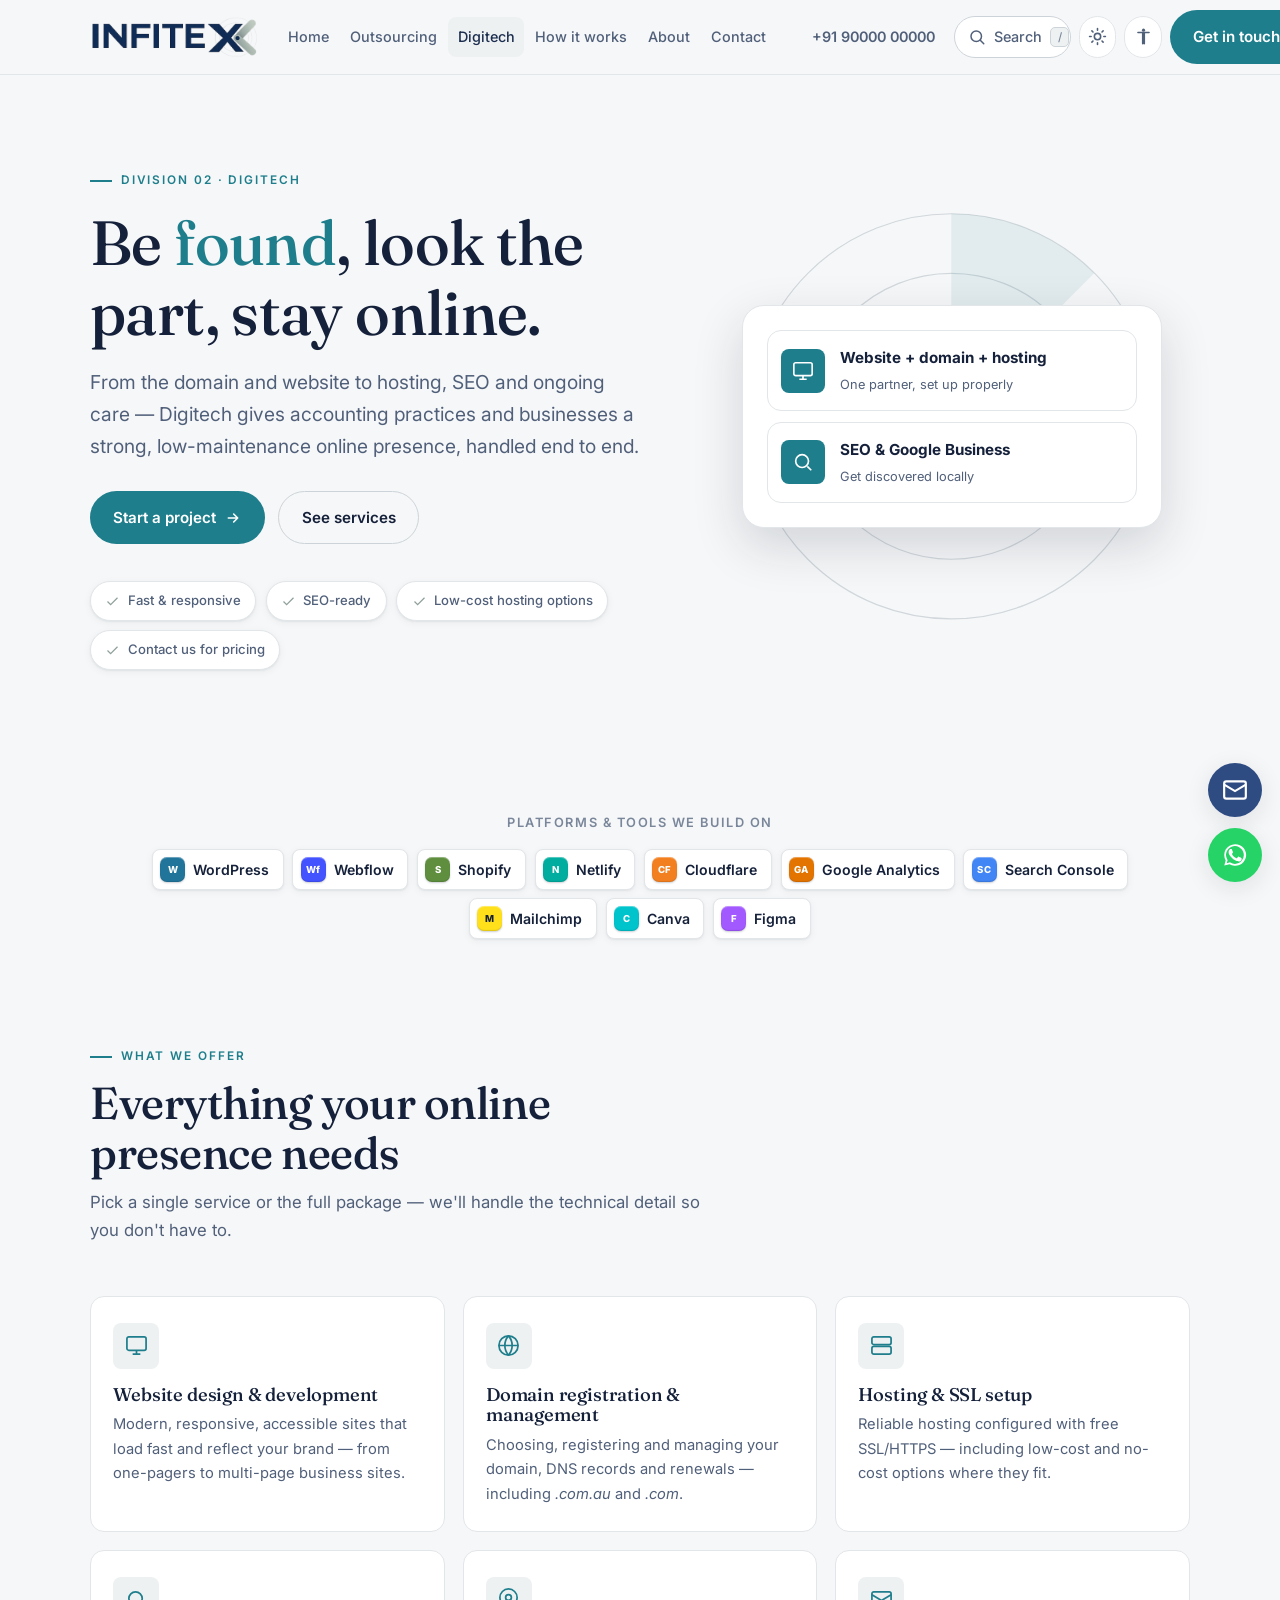
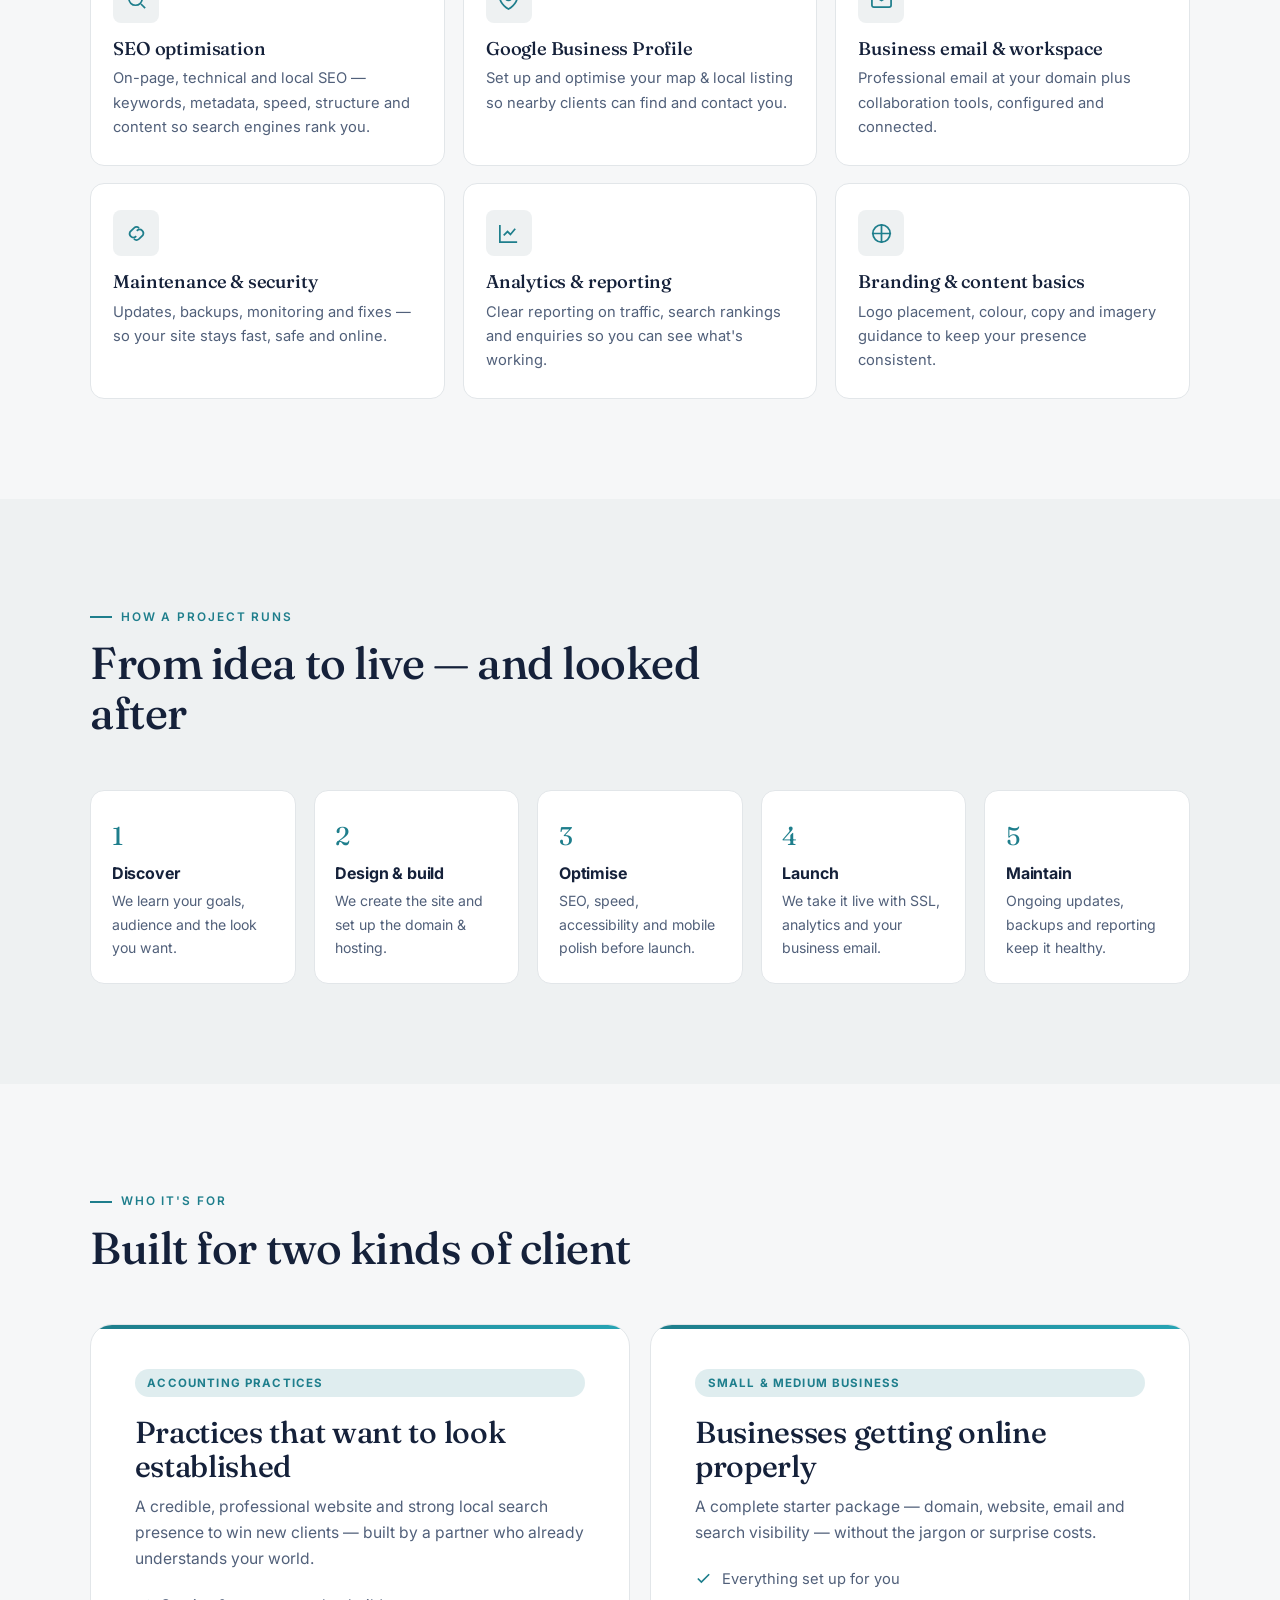
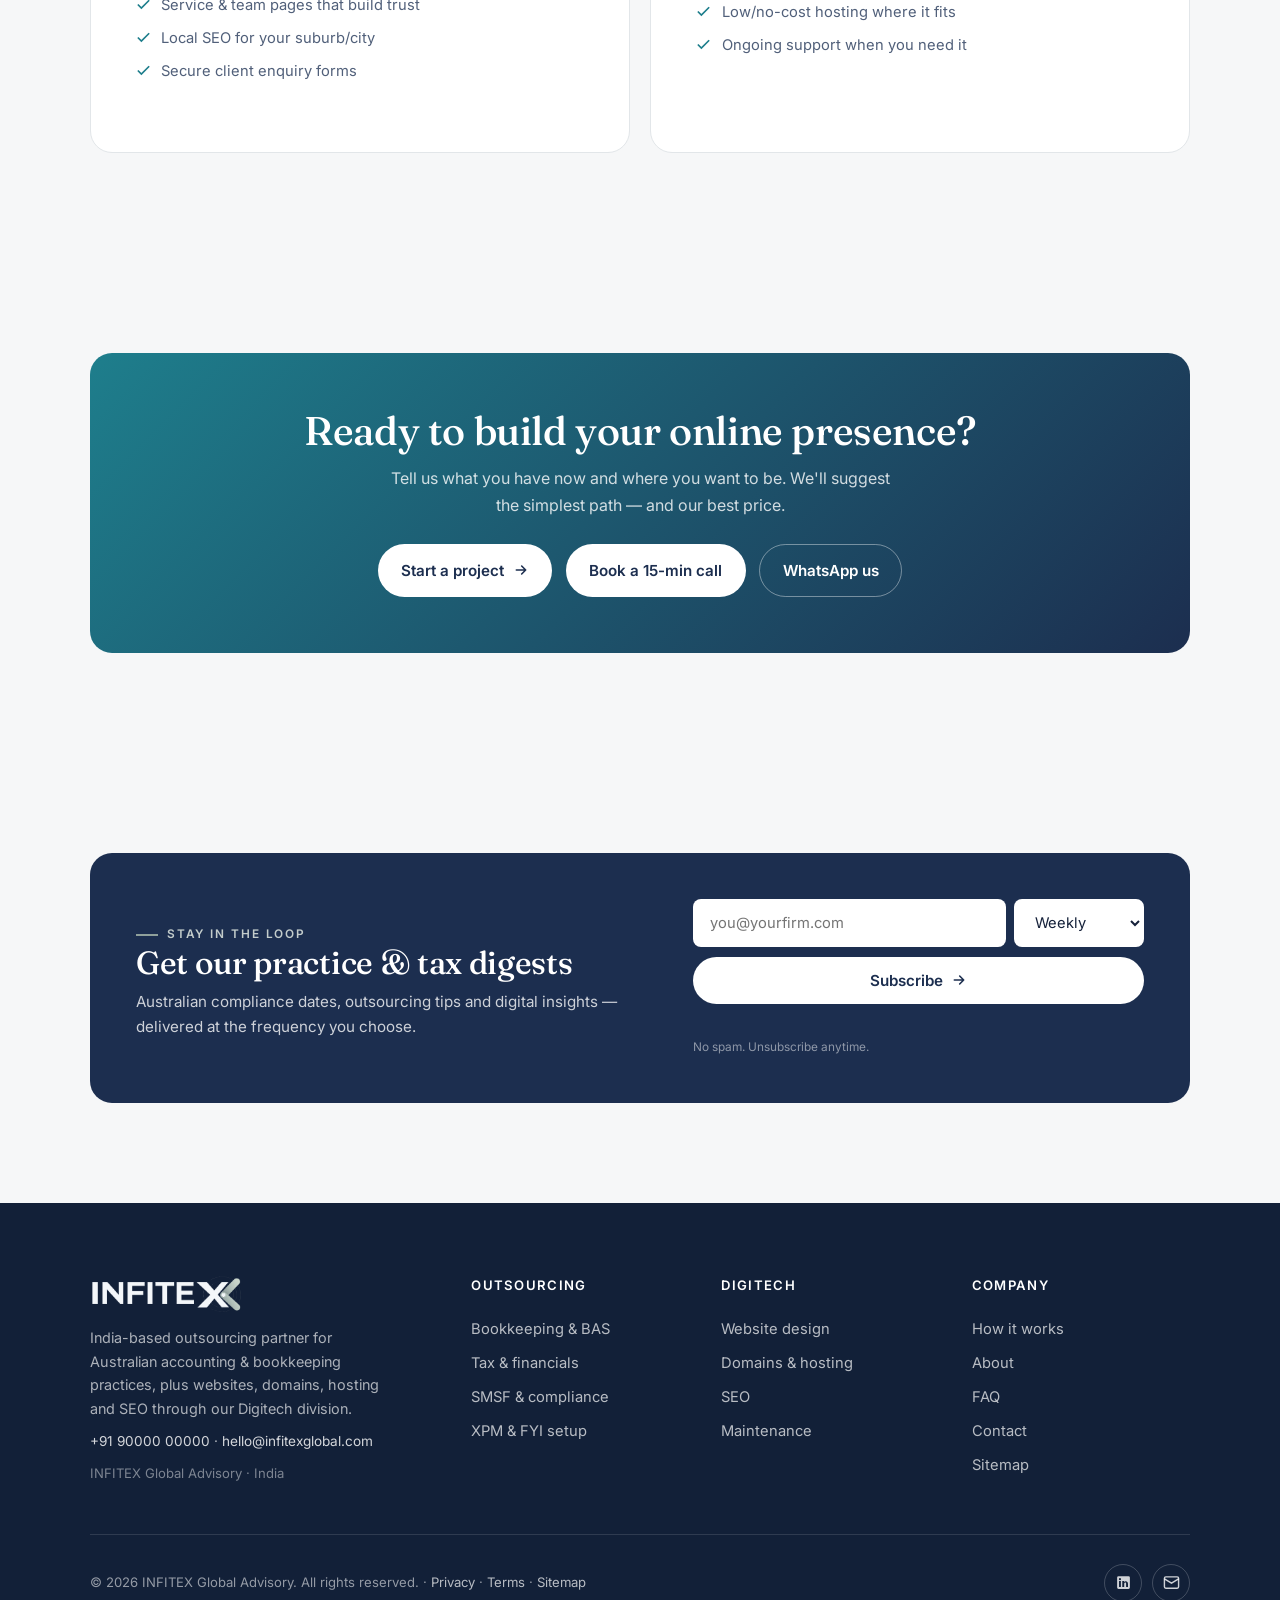
<file: digitech.html>
<!DOCTYPE html>
<html lang="en" data-theme="light" data-contrast="normal" data-grayscale="off">
<head>
<meta charset="UTF-8" />
<meta name="viewport" content="width=device-width, initial-scale=1.0" />
<title>Digitech — Websites, Domains, Hosting &amp; SEO — INFITEX Global Advisory</title>
<meta name="description" content="INFITEX Digitech: website design & development, domain and hosting management, SEO optimisation, Google Business Profile, email setup, maintenance and analytics for practices and businesses." />
<meta name="theme-color" content="#1C2E4F" />
<script>document.documentElement.classList.add('js');</script>
<link rel="icon" href="data:image/svg+xml,%3Csvg xmlns='http://www.w3.org/2000/svg' viewBox='0 0 32 32'%3E%3Crect width='32' height='32' rx='6' fill='%231C2E4F'/%3E%3Cpath d='M11 9 L22 16 L11 23' fill='none' stroke='%23C3CCCB' stroke-width='3' stroke-linecap='round' stroke-linejoin='round'/%3E%3Ccircle cx='14.5' cy='16' r='2.1' fill='%23C3CCCB'/%3E%3C/svg%3E" />
<link rel="preconnect" href="https://fonts.googleapis.com" /><link rel="preconnect" href="https://fonts.gstatic.com" crossorigin />
<link href="https://fonts.googleapis.com/css2?family=Fraunces:opsz,wght@9..144,400;9..144,500;9..144,600&family=Inter:wght@400;500;600;700&display=swap" rel="stylesheet" />
<link rel="canonical" href="https://www.infitexglobal.com/digitech.html" />
<meta name="robots" content="index, follow, max-image-preview:large" />
<meta name="google-site-verification" content="REPLACE_WITH_GOOGLE_VERIFICATION_CODE" />
<meta name="author" content="INFITEX Global Advisory" />
<meta property="og:type" content="website" />
<meta property="og:site_name" content="INFITEX Global Advisory" />
<meta property="og:locale" content="en_AU" />
<meta property="og:title" content="Digitech — Websites, Domains, Hosting & SEO — INFITEX" />
<meta property="og:description" content="Website design & development, domain & hosting management, SEO, Google Business Profile, business email, maintenance and analytics for practices and businesses." />
<meta property="og:url" content="https://www.infitexglobal.com/digitech.html" />
<meta property="og:image" content="https://www.infitexglobal.com/logo-infitex.png" />
<meta name="twitter:card" content="summary" />
<meta name="twitter:title" content="Digitech — Websites, Domains, Hosting & SEO — INFITEX" />
<meta name="twitter:description" content="Website design & development, domain & hosting management, SEO, Google Business Profile, business email, maintenance and analytics for practices and businesses." />
<meta name="twitter:image" content="https://www.infitexglobal.com/logo-infitex.png" />
<link rel="stylesheet" href="styles.css" />
<script type="application/ld+json">{"@context": "https://schema.org", "@type": "ProfessionalService", "@id": "https://www.infitexglobal.com/#organization", "name": "INFITEX Global Advisory", "url": "https://www.infitexglobal.com/", "logo": "https://www.infitexglobal.com/logo-infitex.png", "image": "https://www.infitexglobal.com/logo-infitex.png", "description": "India-based outsourcing partner for Australian accounting & bookkeeping practices (white-label bookkeeping, BAS/IAS, tax, SMSF and compliance), plus website, domain, hosting and SEO services through our Digitech division.", "email": "hello@infitexglobal.com", "telephone": "+919000000000", "address": {"@type": "PostalAddress", "addressCountry": "IN"}, "areaServed": {"@type": "Country", "name": "Australia"}, "sameAs": ["https://www.linkedin.com/company/infitex-global-advisory"], "contactPoint": {"@type": "ContactPoint", "contactType": "sales", "telephone": "+919000000000", "email": "hello@infitexglobal.com", "areaServed": "AU", "availableLanguage": "en"}}</script>
<script type="application/ld+json">{"@context": "https://schema.org", "@type": "Service", "serviceType": "Digital, website & SEO services", "provider": {"@id": "https://www.infitexglobal.com/#organization"}, "areaServed": {"@type": "Country", "name": "Australia"}, "url": "https://www.infitexglobal.com/digitech.html", "description": "Websites, domains, hosting and search optimisation for accounting practices and businesses.", "hasOfferCatalog": {"@type": "OfferCatalog", "name": "Digital, website & SEO services", "itemListElement": [{"@type": "Offer", "itemOffered": {"@type": "Service", "name": "Website design & development"}}, {"@type": "Offer", "itemOffered": {"@type": "Service", "name": "Domain registration & management"}}, {"@type": "Offer", "itemOffered": {"@type": "Service", "name": "Hosting & SSL setup"}}, {"@type": "Offer", "itemOffered": {"@type": "Service", "name": "SEO optimisation"}}, {"@type": "Offer", "itemOffered": {"@type": "Service", "name": "Google Business Profile"}}, {"@type": "Offer", "itemOffered": {"@type": "Service", "name": "Maintenance, email & analytics"}}]}}</script>
<script type="application/ld+json">{"@context": "https://schema.org", "@type": "BreadcrumbList", "itemListElement": [{"@type": "ListItem", "position": 1, "name": "Home", "item": "https://www.infitexglobal.com/"}, {"@type": "ListItem", "position": 2, "name": "Digitech", "item": "https://www.infitexglobal.com/digitech.html"}]}</script>
</head>
<body>
<a href="#main" class="skip">Skip to content</a>

<header class="site">
  <div class="wrap nav">
    <a href="index.html" class="brand" aria-label="INFITEX Global Advisory — home">
      <span class="logo logo-light" role="img" aria-label="INFITEX Global Advisory"></span>
      <span class="logo logo-dark" aria-hidden="true"></span>
    </a>
    <nav class="nav-links" id="navLinks" aria-label="Primary">
      <a href="index.html">Home</a>
      <a href="outsourcing.html">Outsourcing</a>
      <a href="digitech.html" class="active">Digitech</a>
      <a href="index.html#how">How it works</a>
      <a href="index.html#about">About</a>
      <a href="index.html#contact">Contact</a>
    </nav>
    <div class="nav-tools">
      <a class="nav-call" href="tel:+919000000000" aria-label="Call INFITEX on +91 90000 00000"><svg viewBox="0 0 24 24" fill="none" stroke="currentColor" stroke-width="1.8"><path d="M22 16.9v3a2 2 0 0 1-2.2 2 19.8 19.8 0 0 1-8.6-3.1 19.5 19.5 0 0 1-6-6A19.8 19.8 0 0 1 2 4.2 2 2 0 0 1 4 2h3a2 2 0 0 1 2 1.7c.1 1 .4 1.9.7 2.8a2 2 0 0 1-.5 2.1L8 9.6a16 16 0 0 0 6 6l1-1a2 2 0 0 1 2.1-.5c.9.3 1.8.6 2.8.7a2 2 0 0 1 1.7 2z"/></svg>+91 90000 00000</a>
      
      <button class="search-trigger" id="searchToggle" aria-label="Search the site" title="Search the site (press /)">
        <svg viewBox="0 0 24 24" fill="none" stroke="currentColor" stroke-width="2" stroke-linecap="round"><circle cx="11" cy="11" r="7"/><path d="M21 21l-4.3-4.3"/></svg>
        <span class="st-label">Search</span>
        <kbd class="st-key">/</kbd>
      </button>
      <button class="icon-btn" id="themeToggle" aria-label="Toggle light or dark theme" title="Toggle theme">
        <svg id="iconSun" viewBox="0 0 24 24" fill="none" stroke="currentColor" stroke-width="2" stroke-linecap="round"><circle cx="12" cy="12" r="4"/><path d="M12 2v2M12 20v2M4.9 4.9l1.4 1.4M17.7 17.7l1.4 1.4M2 12h2M20 12h2M4.9 19.1l1.4-1.4M17.7 6.3l1.4-1.4"/></svg>
        <svg id="iconMoon" viewBox="0 0 24 24" fill="currentColor" style="display:none"><path d="M21 12.8A9 9 0 1 1 11.2 3a7 7 0 0 0 9.8 9.8z"/></svg>
      </button>
      <button class="icon-btn" id="a11yToggle" aria-label="Accessibility options" aria-expanded="false" title="Accessibility">
        <svg viewBox="0 0 24 24" fill="currentColor"><circle cx="12" cy="4" r="2"/><path d="M19 8h-5v13a1 1 0 0 1-2 0v-6h0v6a1 1 0 0 1-2 0V8H5a1 1 0 0 1 0-2h14a1 1 0 0 1 0 2z"/></svg>
      </button>
      <a href="index.html#contact" class="btn btn-digi desktop-cta">Get in touch <svg class="arw" width="16" height="16" viewBox="0 0 24 24" fill="none" stroke="currentColor" stroke-width="2.4" stroke-linecap="round" stroke-linejoin="round"><path d="M5 12h14M13 6l6 6-6 6"/></svg></a>
      <button class="icon-btn menu-toggle" id="menuToggle" aria-label="Open menu" aria-expanded="false"><svg viewBox="0 0 24 24" fill="none" stroke="currentColor" stroke-width="2" stroke-linecap="round"><path d="M3 6h18M3 12h18M3 18h18"/></svg></button>
    </div>
  </div>
</header>

<main id="main">

<!-- HERO -->
<section class="hero">
  <div class="wrap hero-grid">
    <div class="reveal">
      <span class="eyebrow digi">Division 02 · Digitech</span>
      <h1>Be <span class="digi">found</span>, look the part, stay online.</h1>
      <p class="lead">From the domain and website to hosting, SEO and ongoing care — Digitech gives accounting practices and businesses a strong, low-maintenance online presence, handled end to end.</p>
      <div class="hero-cta">
        <a href="index.html#contact" class="btn btn-digi">Start a project <svg class="arw" width="16" height="16" viewBox="0 0 24 24" fill="none" stroke="currentColor" stroke-width="2.4" stroke-linecap="round" stroke-linejoin="round"><path d="M5 12h14M13 6l6 6-6 6"/></svg></a>
        <a href="#services" class="btn btn-ghost">See services</a>
      </div>
      <div class="trust-row">
        <span class="chip"><svg viewBox="0 0 24 24" fill="none" stroke="currentColor" stroke-width="2"><path d="M20 6 9 17l-5-5"/></svg>Fast &amp; responsive</span>
        <span class="chip"><svg viewBox="0 0 24 24" fill="none" stroke="currentColor" stroke-width="2"><path d="M20 6 9 17l-5-5"/></svg>SEO-ready</span>
        <span class="chip"><svg viewBox="0 0 24 24" fill="none" stroke="currentColor" stroke-width="2"><path d="M20 6 9 17l-5-5"/></svg>Low-cost hosting options</span>
        <span class="chip"><svg viewBox="0 0 24 24" fill="none" stroke="currentColor" stroke-width="2"><path d="M20 6 9 17l-5-5"/></svg>Contact us for pricing</span>
      </div>
    </div>
    <div class="hero-art reveal">
      <svg class="radar" viewBox="0 0 400 400" aria-hidden="true"><circle class="r-ring" cx="200" cy="200" r="70"/><circle class="r-ring" cx="200" cy="200" r="120"/><circle class="r-ring" cx="200" cy="200" r="170"/><g class="r-sweep"><path d="M200 200 L200 30 A170 170 0 0 1 320 80 Z" fill="var(--digi)" opacity=".10"/></g></svg>
      <div class="hero-card">
        <div class="hc-div"><div class="hc-ic b"><svg viewBox="0 0 24 24" fill="none" stroke="currentColor" stroke-width="1.8"><rect x="2" y="3" width="20" height="14" rx="2"/><path d="M8 21h8M12 17v4"/></svg></div><div><b>Website + domain + hosting</b><span>One partner, set up properly</span></div></div>
        <div class="hc-div"><div class="hc-ic b"><svg viewBox="0 0 24 24" fill="none" stroke="currentColor" stroke-width="1.8"><circle cx="11" cy="11" r="7"/><path d="m21 21-4.3-4.3"/></svg></div><div><b>SEO &amp; Google Business</b><span>Get discovered locally</span></div></div>
      </div>
    </div>
  </div>
</section>

<section style="padding-top:clamp(26px,4vw,46px);padding-bottom:0">
  <div class="wrap reveal">
    <p class="tools-lead">Platforms &amp; tools we build on</p>
    <div class="tools-strip"><span class="tool"><i class="tlogo" style="background:#21759B" aria-hidden="true">W</i>WordPress</span><span class="tool"><i class="tlogo" style="background:#4353FF" aria-hidden="true">Wf</i>Webflow</span><span class="tool"><i class="tlogo" style="background:#5E8E3E" aria-hidden="true">S</i>Shopify</span><span class="tool"><i class="tlogo" style="background:#00AD9F" aria-hidden="true">N</i>Netlify</span><span class="tool"><i class="tlogo" style="background:#F38020" aria-hidden="true">CF</i>Cloudflare</span><span class="tool"><i class="tlogo" style="background:#E37400" aria-hidden="true">GA</i>Google Analytics</span><span class="tool"><i class="tlogo" style="background:#4285F4" aria-hidden="true">SC</i>Search Console</span><span class="tool"><i class="tlogo dark" style="background:#FFE01B" aria-hidden="true">M</i>Mailchimp</span><span class="tool"><i class="tlogo" style="background:#00C4CC" aria-hidden="true">C</i>Canva</span><span class="tool"><i class="tlogo" style="background:#A259FF" aria-hidden="true">F</i>Figma</span></div>
  </div>
</section>

<!-- SERVICES -->
<section id="services">
  <div class="wrap">
    <div class="sec-head reveal">
      <span class="eyebrow digi">What we offer</span>
      <h2>Everything your online presence needs</h2>
      <p>Pick a single service or the full package — we'll handle the technical detail so you don't have to.</p>
    </div>
    <div class="svc-grid">
      <article class="svc digi reveal"><div class="ic"><svg viewBox="0 0 24 24" fill="none" stroke="currentColor" stroke-width="1.8"><rect x="2" y="3" width="20" height="14" rx="2"/><path d="M8 21h8M12 17v4"/></svg></div><h3>Website design &amp; development</h3><p>Modern, responsive, accessible sites that load fast and reflect your brand — from one-pagers to multi-page business sites.</p></article>
      <article class="svc digi reveal"><div class="ic"><svg viewBox="0 0 24 24" fill="none" stroke="currentColor" stroke-width="1.8"><circle cx="12" cy="12" r="10"/><path d="M2 12h20M12 2a15 15 0 0 1 0 20M12 2a15 15 0 0 0 0 20"/></svg></div><h3>Domain registration &amp; management</h3><p>Choosing, registering and managing your domain, DNS records and renewals — including <em>.com.au</em> and <em>.com</em>.</p></article>
      <article class="svc digi reveal"><div class="ic"><svg viewBox="0 0 24 24" fill="none" stroke="currentColor" stroke-width="1.8"><rect x="2" y="3" width="20" height="8" rx="2"/><rect x="2" y="13" width="20" height="8" rx="2"/><path d="M6 7h.01M6 17h.01"/></svg></div><h3>Hosting &amp; SSL setup</h3><p>Reliable hosting configured with free SSL/HTTPS — including low-cost and no-cost options where they fit.</p></article>
      <article class="svc digi reveal"><div class="ic"><svg viewBox="0 0 24 24" fill="none" stroke="currentColor" stroke-width="1.8"><circle cx="11" cy="11" r="7"/><path d="m21 21-4.3-4.3"/></svg></div><h3>SEO optimisation</h3><p>On-page, technical and local SEO — keywords, metadata, speed, structure and content so search engines rank you.</p></article>
      <article class="svc digi reveal"><div class="ic"><svg viewBox="0 0 24 24" fill="none" stroke="currentColor" stroke-width="1.8"><path d="M21 10c0 7-9 12-9 12s-9-5-9-12a9 9 0 0 1 18 0z"/><circle cx="12" cy="10" r="3"/></svg></div><h3>Google Business Profile</h3><p>Set up and optimise your map &amp; local listing so nearby clients can find and contact you.</p></article>
      <article class="svc digi reveal"><div class="ic"><svg viewBox="0 0 24 24" fill="none" stroke="currentColor" stroke-width="1.8"><rect x="2" y="4" width="20" height="16" rx="2"/><path d="m22 7-10 6L2 7"/></svg></div><h3>Business email &amp; workspace</h3><p>Professional email at your domain plus collaboration tools, configured and connected.</p></article>
      <article class="svc digi reveal"><div class="ic"><svg viewBox="0 0 24 24" fill="none" stroke="currentColor" stroke-width="1.8"><path d="M14.7 6.3a4 4 0 0 0-5.4 0l-4 4a4 4 0 0 0 5.4 5.4l1-1M9.3 17.7a4 4 0 0 0 5.4 0l4-4a4 4 0 0 0-5.4-5.4l-1 1"/></svg></div><h3>Maintenance &amp; security</h3><p>Updates, backups, monitoring and fixes — so your site stays fast, safe and online.</p></article>
      <article class="svc digi reveal"><div class="ic"><svg viewBox="0 0 24 24" fill="none" stroke="currentColor" stroke-width="1.8"><path d="M3 3v18h18"/><path d="M7 14l4-4 3 3 5-6"/></svg></div><h3>Analytics &amp; reporting</h3><p>Clear reporting on traffic, search rankings and enquiries so you can see what's working.</p></article>
      <article class="svc digi reveal"><div class="ic"><svg viewBox="0 0 24 24" fill="none" stroke="currentColor" stroke-width="1.8"><path d="M12 2v20M2 12h20"/><circle cx="12" cy="12" r="9"/></svg></div><h3>Branding &amp; content basics</h3><p>Logo placement, colour, copy and imagery guidance to keep your presence consistent.</p></article>
    </div>
  </div>
</section>

<!-- PROCESS -->
<section style="background:var(--surface-2)">
  <div class="wrap">
    <div class="sec-head reveal"><span class="eyebrow digi">How a project runs</span><h2>From idea to live — and looked after</h2></div>
    <div class="steps five">
      <div class="step reveal"><span class="n" style="color:var(--digi)">1</span><h4>Discover</h4><p>We learn your goals, audience and the look you want.</p></div>
      <div class="step reveal"><span class="n" style="color:var(--digi)">2</span><h4>Design &amp; build</h4><p>We create the site and set up the domain &amp; hosting.</p></div>
      <div class="step reveal"><span class="n" style="color:var(--digi)">3</span><h4>Optimise</h4><p>SEO, speed, accessibility and mobile polish before launch.</p></div>
      <div class="step reveal"><span class="n" style="color:var(--digi)">4</span><h4>Launch</h4><p>We take it live with SSL, analytics and your business email.</p></div>
      <div class="step reveal"><span class="n" style="color:var(--digi)">5</span><h4>Maintain</h4><p>Ongoing updates, backups and reporting keep it healthy.</p></div>
    </div>
  </div>
</section>

<!-- WHO FOR -->
<section>
  <div class="wrap">
    <div class="sec-head reveal"><span class="eyebrow digi">Who it's for</span><h2>Built for two kinds of client</h2></div>
    <div class="pillars">
      <article class="pillar digi reveal"><span class="accentbar"></span><span class="ptag">Accounting practices</span>
        <h3>Practices that want to look established</h3>
        <p>A credible, professional website and strong local search presence to win new clients — built by a partner who already understands your world.</p>
        <ul>
          <li><svg viewBox="0 0 24 24" fill="none" stroke="currentColor" stroke-width="2.4"><path d="M20 6 9 17l-5-5"/></svg>Service &amp; team pages that build trust</li>
          <li><svg viewBox="0 0 24 24" fill="none" stroke="currentColor" stroke-width="2.4"><path d="M20 6 9 17l-5-5"/></svg>Local SEO for your suburb/city</li>
          <li><svg viewBox="0 0 24 24" fill="none" stroke="currentColor" stroke-width="2.4"><path d="M20 6 9 17l-5-5"/></svg>Secure client enquiry forms</li>
        </ul>
      </article>
      <article class="pillar digi reveal"><span class="accentbar"></span><span class="ptag">Small &amp; medium business</span>
        <h3>Businesses getting online properly</h3>
        <p>A complete starter package — domain, website, email and search visibility — without the jargon or surprise costs.</p>
        <ul>
          <li><svg viewBox="0 0 24 24" fill="none" stroke="currentColor" stroke-width="2.4"><path d="M20 6 9 17l-5-5"/></svg>Everything set up for you</li>
          <li><svg viewBox="0 0 24 24" fill="none" stroke="currentColor" stroke-width="2.4"><path d="M20 6 9 17l-5-5"/></svg>Low/no-cost hosting where it fits</li>
          <li><svg viewBox="0 0 24 24" fill="none" stroke="currentColor" stroke-width="2.4"><path d="M20 6 9 17l-5-5"/></svg>Ongoing support when you need it</li>
        </ul>
      </article>
    </div>
  </div>
</section>

<!-- CTA -->
<section>
  <div class="wrap">
    <div class="ctaband reveal" style="background:linear-gradient(135deg,var(--digi),var(--navy))">
      <h2>Ready to build your online presence?</h2>
      <p>Tell us what you have now and where you want to be. We'll suggest the simplest path — and our best price.</p>
      <div class="hero-cta">
        <a href="index.html#contact" class="btn btn-onlight">Start a project <svg class="arw" width="16" height="16" viewBox="0 0 24 24" fill="none" stroke="currentColor" stroke-width="2.4" stroke-linecap="round" stroke-linejoin="round"><path d="M5 12h14M13 6l6 6-6 6"/></svg></a>
        <a href="https://calendly.com/infitex/intro" target="_blank" rel="noopener" class="btn btn-onlight">Book a 15-min call</a>
        <a href="https://wa.me/919000000000?text=Hi%20INFITEX%2C%20I'd%20like%20to%20discuss%20a%20website%2FSEO%20project." target="_blank" rel="noopener" class="btn btn-ghost" style="color:#fff;border-color:rgba(255,255,255,.4)">WhatsApp us</a>
      </div>
    </div>
  </div>
</section>

</main>

<section id="subscribe">
  <div class="wrap">
    <div class="subscribe reveal">
      <div class="sub-copy">
        <span class="eyebrow" style="color:var(--steel-light)">Stay in the loop</span>
        <h3>Get our practice &amp; tax digests</h3>
        <p>Australian compliance dates, outsourcing tips and digital insights — delivered at the frequency you choose.</p>
      </div>
      <form class="sub-form" id="subForm" novalidate>
        <div class="sub-row">
          <input type="email" name="email" aria-label="Your email address" placeholder="you@yourfirm.com" required />
          <select name="frequency" aria-label="Digest frequency"><option>Daily</option><option selected>Weekly</option><option>Monthly</option></select>
        </div>
        <button type="submit" class="btn btn-onlight" style="width:100%;justify-content:center">Subscribe <svg class="arw" width="16" height="16" viewBox="0 0 24 24" fill="none" stroke="currentColor" stroke-width="2.4" stroke-linecap="round" stroke-linejoin="round"><path d="M5 12h14M13 6l6 6-6 6"/></svg></button>
        <div class="sub-msg" id="subMsg" role="status" aria-live="polite"></div>
        <span class="sub-note">No spam. Unsubscribe anytime.</span>
      </form>
    </div>
  </div>
</section>

<footer class="site">
  <div class="wrap">
    <div class="foot-grid">
      <div class="foot-brand">
        <span class="foot-logo" role="img" aria-label="INFITEX Global Advisory"></span>
        <p>India-based outsourcing partner for Australian accounting &amp; bookkeeping practices, plus websites, domains, hosting and SEO through our Digitech division.</p>
        <p style="font-size:.85rem;margin-bottom:.6rem"><a href="tel:+919000000000" style="color:rgba(255,255,255,.82)">+91 90000 00000</a> &middot; <a href="mailto:hello@infitexglobal.com" style="color:rgba(255,255,255,.82)">hello@infitexglobal.com</a></p>
        <p style="font-size:.82rem;color:rgba(255,255,255,.45)">INFITEX Global Advisory · India</p>
      </div>
      <div class="foot-col"><h5>Outsourcing</h5><a href="outsourcing.html">Bookkeeping &amp; BAS</a><a href="outsourcing.html">Tax &amp; financials</a><a href="outsourcing.html">SMSF &amp; compliance</a><a href="outsourcing.html">XPM &amp; FYI setup</a></div>
      <div class="foot-col"><h5>Digitech</h5><a href="digitech.html">Website design</a><a href="digitech.html">Domains &amp; hosting</a><a href="digitech.html">SEO</a><a href="digitech.html">Maintenance</a></div>
      <div class="foot-col"><h5>Company</h5><a href="index.html#how">How it works</a><a href="index.html#about">About</a><a href="index.html#faq">FAQ</a><a href="index.html#contact">Contact</a><a href="sitemap.html">Sitemap</a></div>
    </div>
    <div class="foot-bottom">
      <span>© <span id="yr"></span> INFITEX Global Advisory. All rights reserved. · <a href="privacy.html" style="color:rgba(255,255,255,.7)">Privacy</a> · <a href="terms.html" style="color:rgba(255,255,255,.7)">Terms</a> · <a href="sitemap.html" style="color:rgba(255,255,255,.7)">Sitemap</a></span>
      <div class="social">
        <a href="#" aria-label="LinkedIn" target="_blank" rel="noopener"><svg viewBox="0 0 24 24" fill="currentColor"><path d="M19 3a2 2 0 0 1 2 2v14a2 2 0 0 1-2 2H5a2 2 0 0 1-2-2V5a2 2 0 0 1 2-2zM8.3 18.3V10H5.7v8.3zM7 8.8a1.5 1.5 0 1 0 0-3 1.5 1.5 0 0 0 0 3zm11.3 9.5v-4.6c0-2.4-1.3-3.6-3-3.6a2.6 2.6 0 0 0-2.4 1.3V10H10.3c0 .7 0 8.3 0 8.3H13v-4.6c0-.2 0-.5.1-.7a1.4 1.4 0 0 1 1.3-1c1 0 1.3.7 1.3 1.8v4.5z"/></svg></a>
        <a href="mailto:hello@infitexglobal.com" aria-label="Email"><svg viewBox="0 0 24 24" fill="none" stroke="currentColor" stroke-width="2"><rect x="2" y="4" width="20" height="16" rx="2"/><path d="m22 7-10 6L2 7"/></svg></a>
      </div>
    </div>
  </div>
</footer>

<div class="float-stack">
  <button class="fab fab-top" id="toTop" aria-label="Back to top"><svg viewBox="0 0 24 24" fill="none" stroke="currentColor" stroke-width="2.5" stroke-linecap="round" stroke-linejoin="round"><path d="M12 19V5M5 12l7-7 7 7"/></svg></button>
  <a class="fab fab-email" id="emFab" href="mailto:hello@infitexglobal.com" aria-label="Email us"><svg viewBox="0 0 24 24" fill="none" stroke="currentColor" stroke-width="2"><rect x="2" y="4" width="20" height="16" rx="2"/><path d="m22 7-10 6L2 7"/></svg></a>
  <a class="fab fab-wa" id="waFab" href="https://wa.me/919000000000?text=Hi%20INFITEX" target="_blank" rel="noopener" aria-label="Chat on WhatsApp"><svg viewBox="0 0 24 24" fill="currentColor"><path d="M17.5 14.4c-.3-.2-1.7-.8-2-.9-.3-.1-.5-.2-.7.2-.2.3-.7.9-.9 1.1-.2.2-.3.2-.6.1-1.7-.9-2.9-1.6-4-3.6-.3-.5.3-.5.8-1.6.1-.2 0-.4 0-.5-.1-.1-.7-1.6-.9-2.2-.2-.6-.5-.5-.7-.5h-.6c-.2 0-.5.1-.8.4-.3.3-1 1-1 2.5s1.1 2.9 1.2 3.1c.2.2 2.1 3.3 5.2 4.6 1.9.8 2.7.9 3.6.8.6-.1 1.7-.7 1.9-1.4.2-.7.2-1.2.2-1.4-.1-.1-.3-.2-.6-.3z"/><path d="M12 2a10 10 0 0 0-8.6 15l-1.3 4.8 4.9-1.3A10 10 0 1 0 12 2zm0 18.2c-1.5 0-3-.4-4.3-1.2l-.3-.2-3 .8.8-2.9-.2-.3A8.2 8.2 0 1 1 12 20.2z"/></svg></a>
</div>

<div class="lead-pop wa" id="waPop" role="dialog" aria-label="Message us on WhatsApp">
  <div class="pop-head"><svg viewBox="0 0 24 24" fill="currentColor"><path d="M17.5 14.4c-.3-.2-1.7-.8-2-.9-.3-.1-.5-.2-.7.2-.2.3-.7.9-.9 1.1-.2.2-.3.2-.6.1-1.7-.9-2.9-1.6-4-3.6-.3-.5.3-.5.8-1.6.1-.2 0-.4 0-.5-.1-.1-.7-1.6-.9-2.2-.2-.6-.5-.5-.7-.5h-.6c-.2 0-.5.1-.8.4-.3.3-1 1-1 2.5s1.1 2.9 1.2 3.1c.2.2 2.1 3.3 5.2 4.6 1.9.8 2.7.9 3.6.8.6-.1 1.7-.7 1.9-1.4.2-.7.2-1.2.2-1.4-.1-.1-.3-.2-.6-.3z"/><path d="M12 2a10 10 0 0 0-8.6 15l-1.3 4.8 4.9-1.3A10 10 0 1 0 12 2zm0 18.2c-1.5 0-3-.4-4.3-1.2l-.3-.2-3 .8.8-2.9-.2-.3A8.2 8.2 0 1 1 12 20.2z"/></svg><b>Message us on WhatsApp</b><button class="pop-close" id="waClose" aria-label="Close">&times;</button></div>
  <div class="pop-body">
    <p class="intro">Fill this in and we'll prepare your message, ready to send.</p>
    <div class="field"><label for="waName">Contact person name *</label><input id="waName" type="text" autocomplete="name" placeholder="Your name" /></div>
    <div class="field"><label for="waEmail">Email *</label><input id="waEmail" type="email" autocomplete="email" placeholder="you@example.com" /></div>
    <div class="field"><label for="waMobile">Mobile *</label><div class="phone-row"><select id="waCc" aria-label="Country code"><option value="+61" selected>+61 Australia</option><option value="+91">+91 India</option><option value="+64">+64 New Zealand</option><option value="+44">+44 United Kingdom</option><option value="+1">+1 USA / Canada</option><option value="+971">+971 UAE</option><option value="+65">+65 Singapore</option><option value="+353">+353 Ireland</option><option value="+27">+27 South Africa</option><option value="+60">+60 Malaysia</option><option value="+63">+63 Philippines</option><option value="+880">+880 Bangladesh</option><option value="+94">+94 Sri Lanka</option><option value="+977">+977 Nepal</option></select><input id="waMobile" type="tel" inputmode="numeric" maxlength="10" autocomplete="tel" placeholder="10-digit number" /></div></div>
    <div class="field"><label for="waCompany">Practice / business</label><input id="waCompany" type="text" placeholder="Optional" /></div>
    <div class="field"><label for="waInterest">Interested in</label><select id="waInterest"><option>Accounting &amp; compliance outsourcing</option><option>Digitech — website / domain / hosting</option><option>Digitech — SEO &amp; Google Business Profile</option><option>Both divisions</option><option>Something else</option></select></div>
    <div class="field"><label for="waMessage">Message</label><textarea id="waMessage" placeholder="A few words about what you need…"></textarea></div>
    <div class="perr" id="waErr">Please add your name and a short message.</div>
    <button class="btn pop-submit" id="waSend" style="background:#25D366;color:#fff">Open WhatsApp <svg class="arw" width="16" height="16" viewBox="0 0 24 24" fill="none" stroke="currentColor" stroke-width="2.4" stroke-linecap="round" stroke-linejoin="round"><path d="M5 12h14M13 6l6 6-6 6"/></svg></button>
  </div>
</div>

<div class="lead-pop em" id="emPop" role="dialog" aria-label="Email us">
  <div class="pop-head"><svg viewBox="0 0 24 24" fill="none" stroke="currentColor" stroke-width="2"><rect x="2" y="4" width="20" height="16" rx="2"/><path d="m22 7-10 6L2 7"/></svg><b>Email us</b><button class="pop-close" id="emClose" aria-label="Close">&times;</button></div>
  <div class="pop-body">
    <p class="intro">Fill this in and we'll prepare your message, ready to send.</p>
    <div class="field"><label for="emName">Contact person name *</label><input id="emName" type="text" autocomplete="name" placeholder="Your name" /></div>
    <div class="field"><label for="emEmail">Email *</label><input id="emEmail" type="email" autocomplete="email" placeholder="you@example.com" /></div>
    <div class="field"><label for="emMobile">Mobile *</label><div class="phone-row"><select id="emCc" aria-label="Country code"><option value="+61" selected>+61 Australia</option><option value="+91">+91 India</option><option value="+64">+64 New Zealand</option><option value="+44">+44 United Kingdom</option><option value="+1">+1 USA / Canada</option><option value="+971">+971 UAE</option><option value="+65">+65 Singapore</option><option value="+353">+353 Ireland</option><option value="+27">+27 South Africa</option><option value="+60">+60 Malaysia</option><option value="+63">+63 Philippines</option><option value="+880">+880 Bangladesh</option><option value="+94">+94 Sri Lanka</option><option value="+977">+977 Nepal</option></select><input id="emMobile" type="tel" inputmode="numeric" maxlength="10" autocomplete="tel" placeholder="10-digit number" /></div></div>
    <div class="field"><label for="emCompany">Practice / business</label><input id="emCompany" type="text" placeholder="Optional" /></div>
    <div class="field"><label for="emInterest">Interested in</label><select id="emInterest"><option>Accounting &amp; compliance outsourcing</option><option>Digitech — website / domain / hosting</option><option>Digitech — SEO &amp; Google Business Profile</option><option>Both divisions</option><option>Something else</option></select></div>
    <div class="field"><label for="emMessage">Message</label><textarea id="emMessage" placeholder="A few words about what you need…"></textarea></div>
    <div class="perr" id="emErr">Please add your name and a short message.</div>
    <button class="btn pop-submit" id="emSend" style="background:var(--navy);color:#fff">Open email app <svg class="arw" width="16" height="16" viewBox="0 0 24 24" fill="none" stroke="currentColor" stroke-width="2.4" stroke-linecap="round" stroke-linejoin="round"><path d="M5 12h14M13 6l6 6-6 6"/></svg></button>
  </div>
</div>

<div class="a11y-panel" id="a11yPanel" role="dialog" aria-label="Accessibility options">
  <h4>Accessibility <button id="a11yClose" aria-label="Close accessibility panel">×</button></h4>
  <div class="a11y-row"><span>Text size</span><div class="ctrls"><button id="fsMinus" aria-label="Decrease text size">A−</button><button id="fsReset" aria-label="Reset text size">A</button><button id="fsPlus" aria-label="Increase text size">A+</button></div></div>
  <div class="a11y-row"><span>High contrast</span><div class="ctrls"><button id="contrastBtn" aria-pressed="false">Off</button></div></div>
  <div class="a11y-row"><span>Grayscale</span><div class="ctrls"><button id="grayscaleBtn" aria-pressed="false">Off</button></div></div>
  <div class="a11y-row"><span>Theme</span><div class="ctrls"><button id="themeBtn2">Light / Dark</button></div></div>
</div>

<!-- SITE SEARCH OVERLAY -->
<div class="search-overlay" id="searchOverlay" role="dialog" aria-modal="true" aria-label="Search the site">
  <div class="search-box" role="combobox" aria-expanded="true" aria-haspopup="listbox" aria-owns="searchResults">
    <div class="search-field">
      <svg viewBox="0 0 24 24" fill="none" stroke="currentColor" stroke-width="2" stroke-linecap="round"><circle cx="11" cy="11" r="7"/><path d="M21 21l-4.3-4.3"/></svg>
      <input type="text" id="searchInput" placeholder="Search pages, services and FAQs…" autocomplete="off" spellcheck="false" aria-label="Search query" aria-controls="searchResults" aria-autocomplete="list" />
      <button class="search-clear" id="searchClear" aria-label="Clear search" type="button">×</button>
      <kbd>Esc</kbd>
    </div>
    <div class="search-results" id="searchResults" role="listbox" aria-label="Search results"></div>
    <div class="search-foot">
      <span class="sf-key"><kbd>↑</kbd><kbd>↓</kbd> to navigate</span>
      <span class="sf-key"><kbd>↵</kbd> to open</span>
      <span class="sf-key"><kbd>Esc</kbd> to close</span>
    </div>
  </div>
</div>

<script src="app.js"></script>
</body>
</html>
</file>
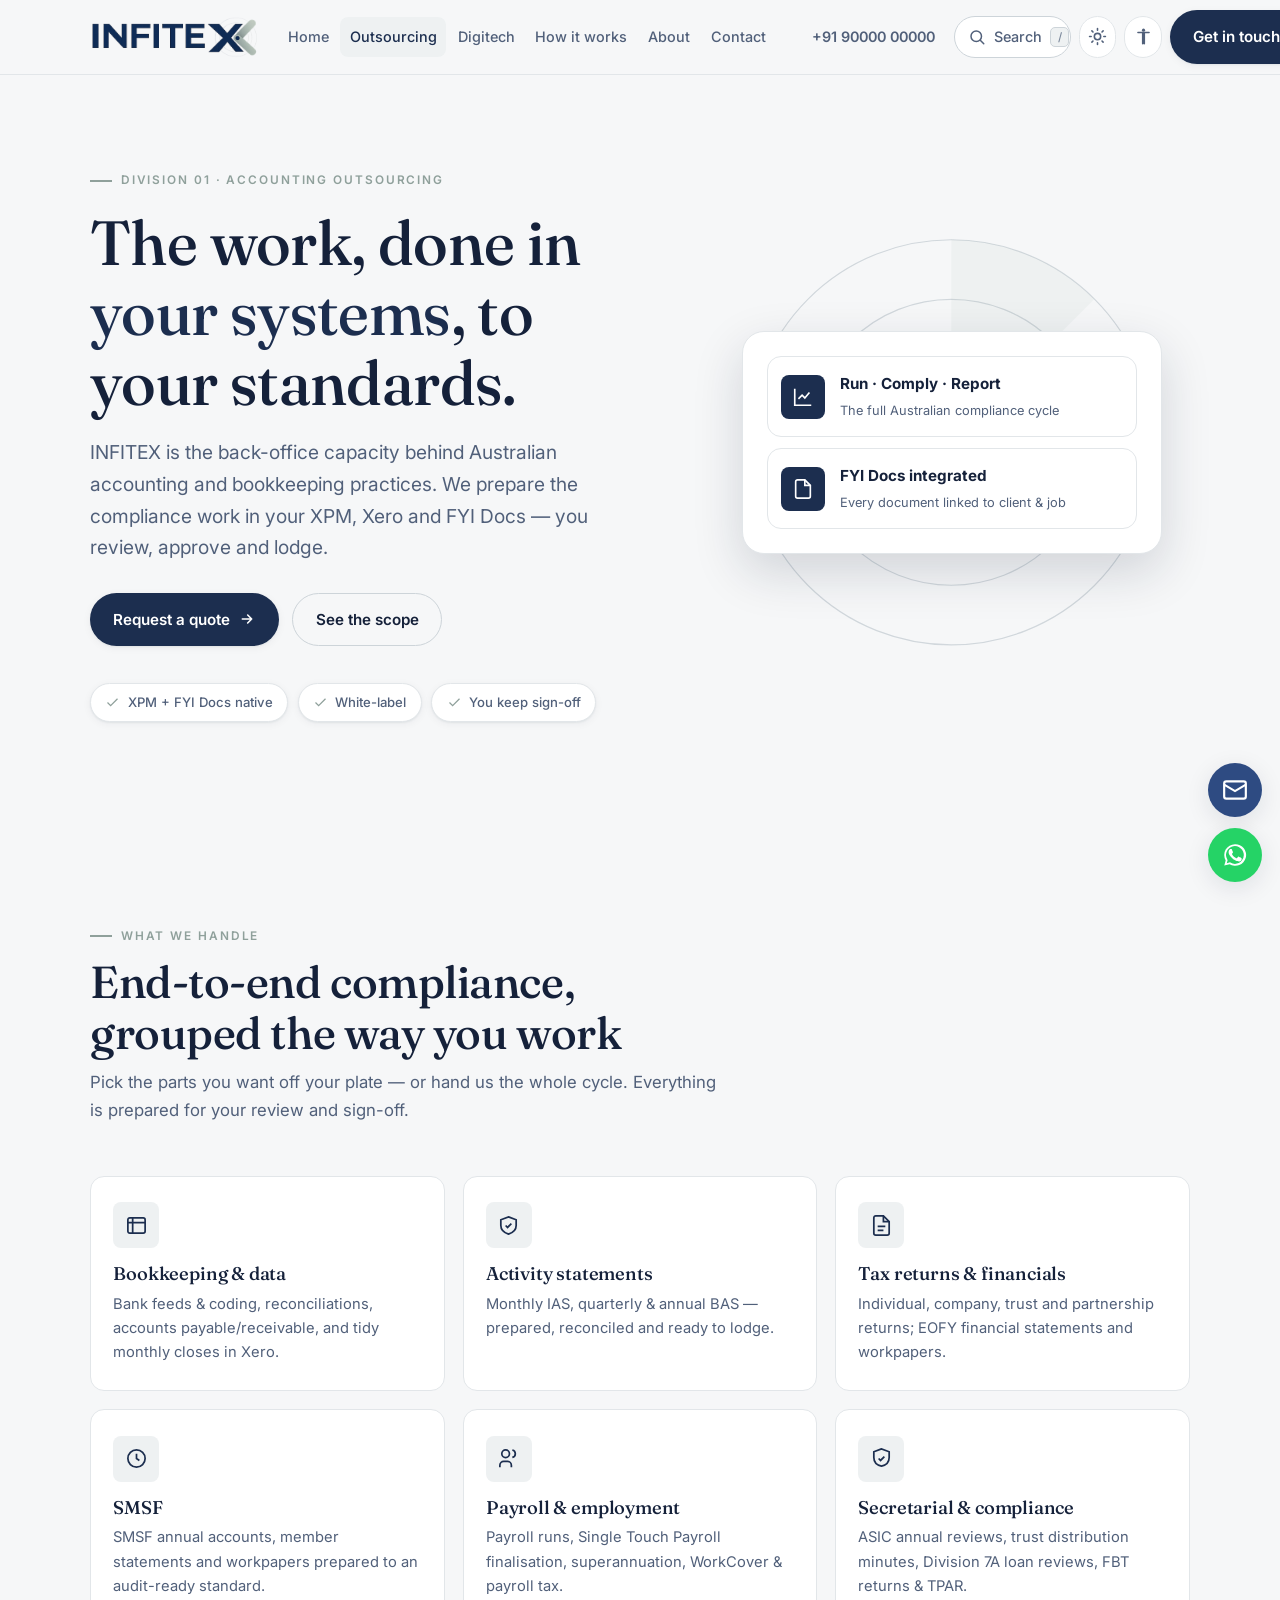
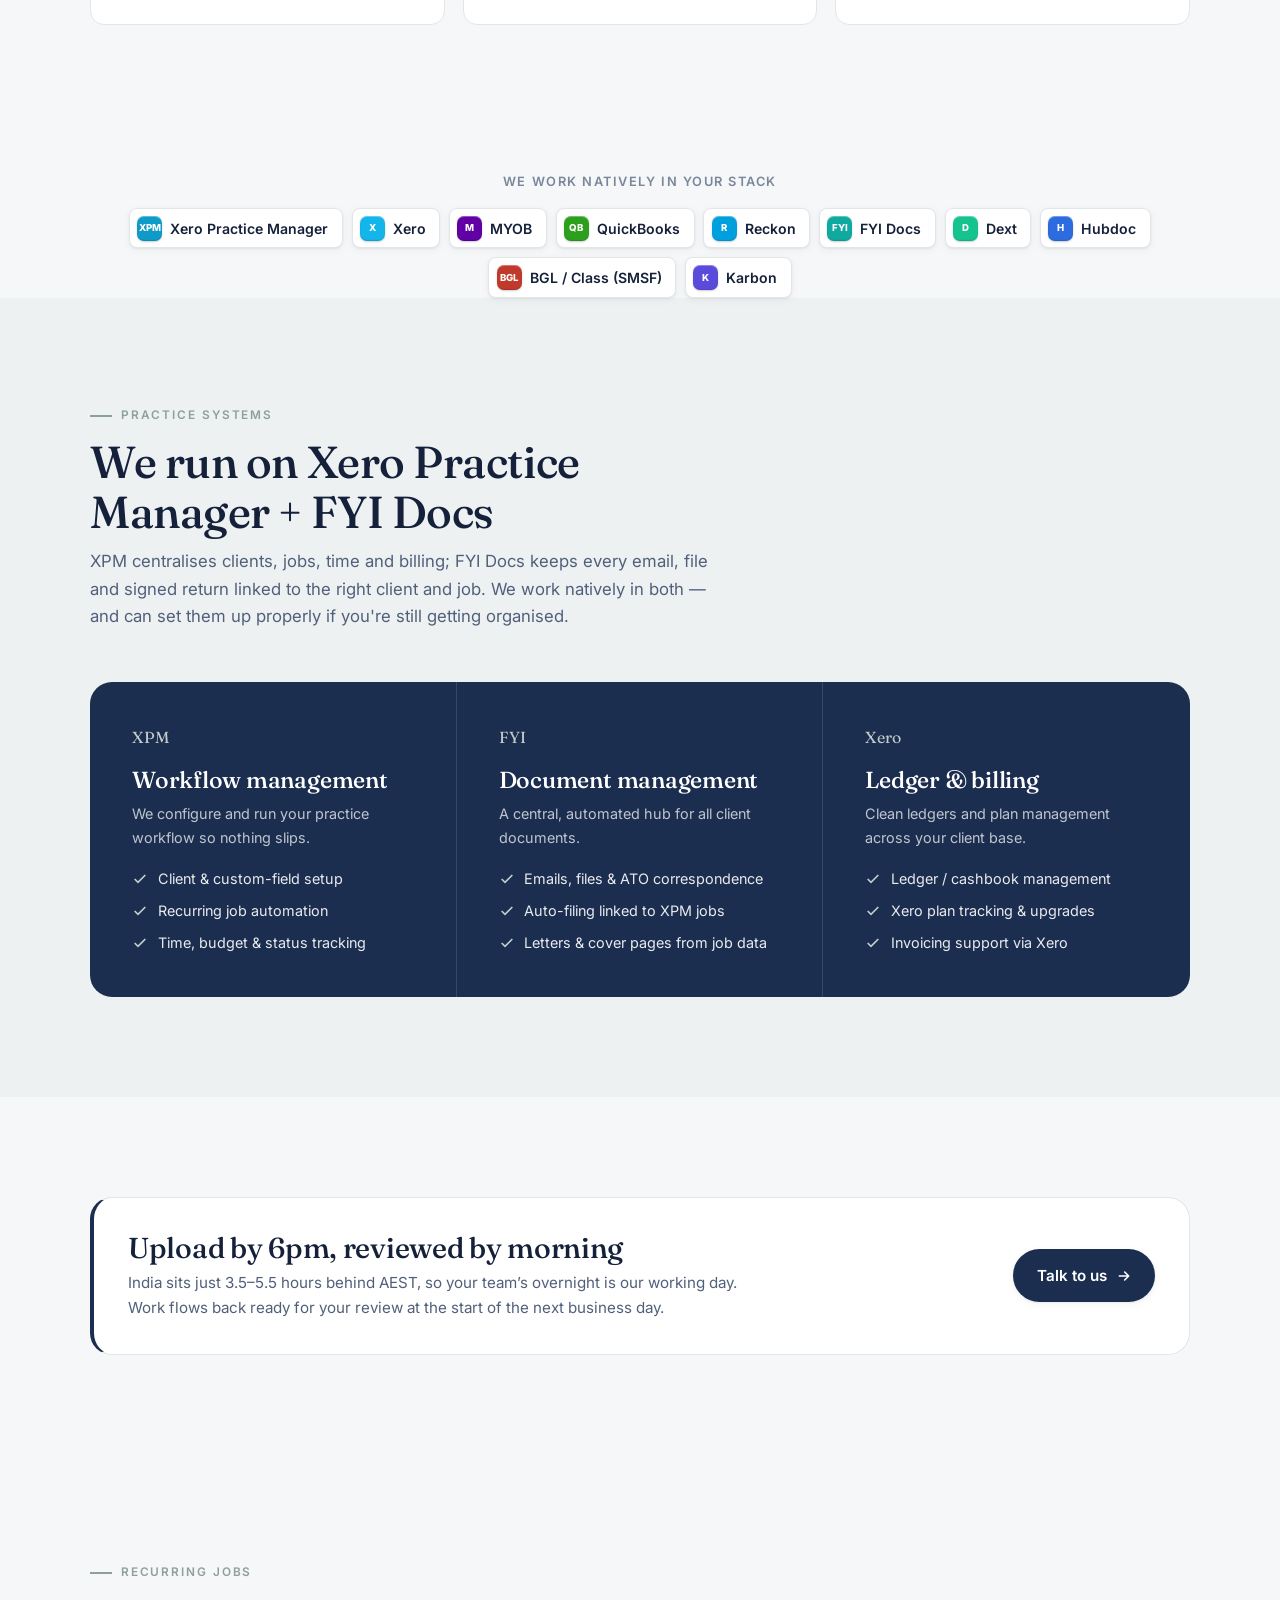
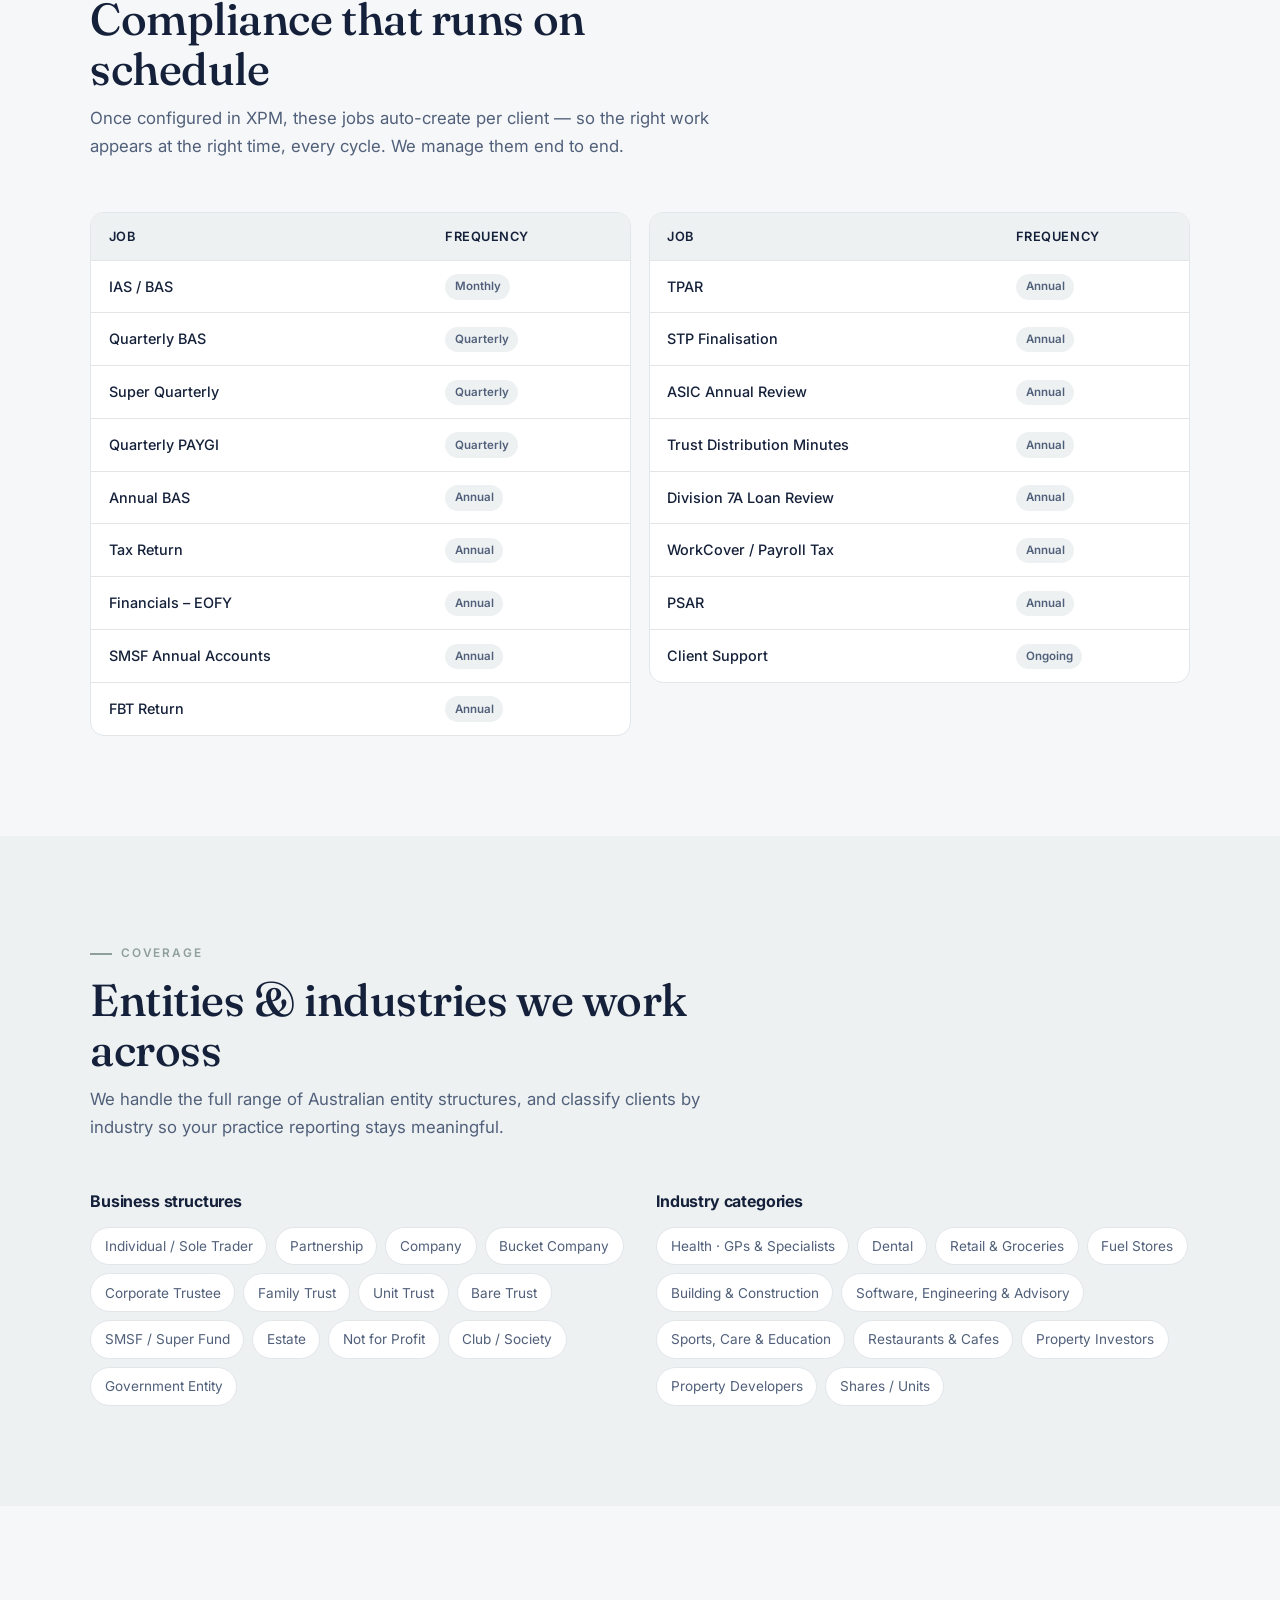
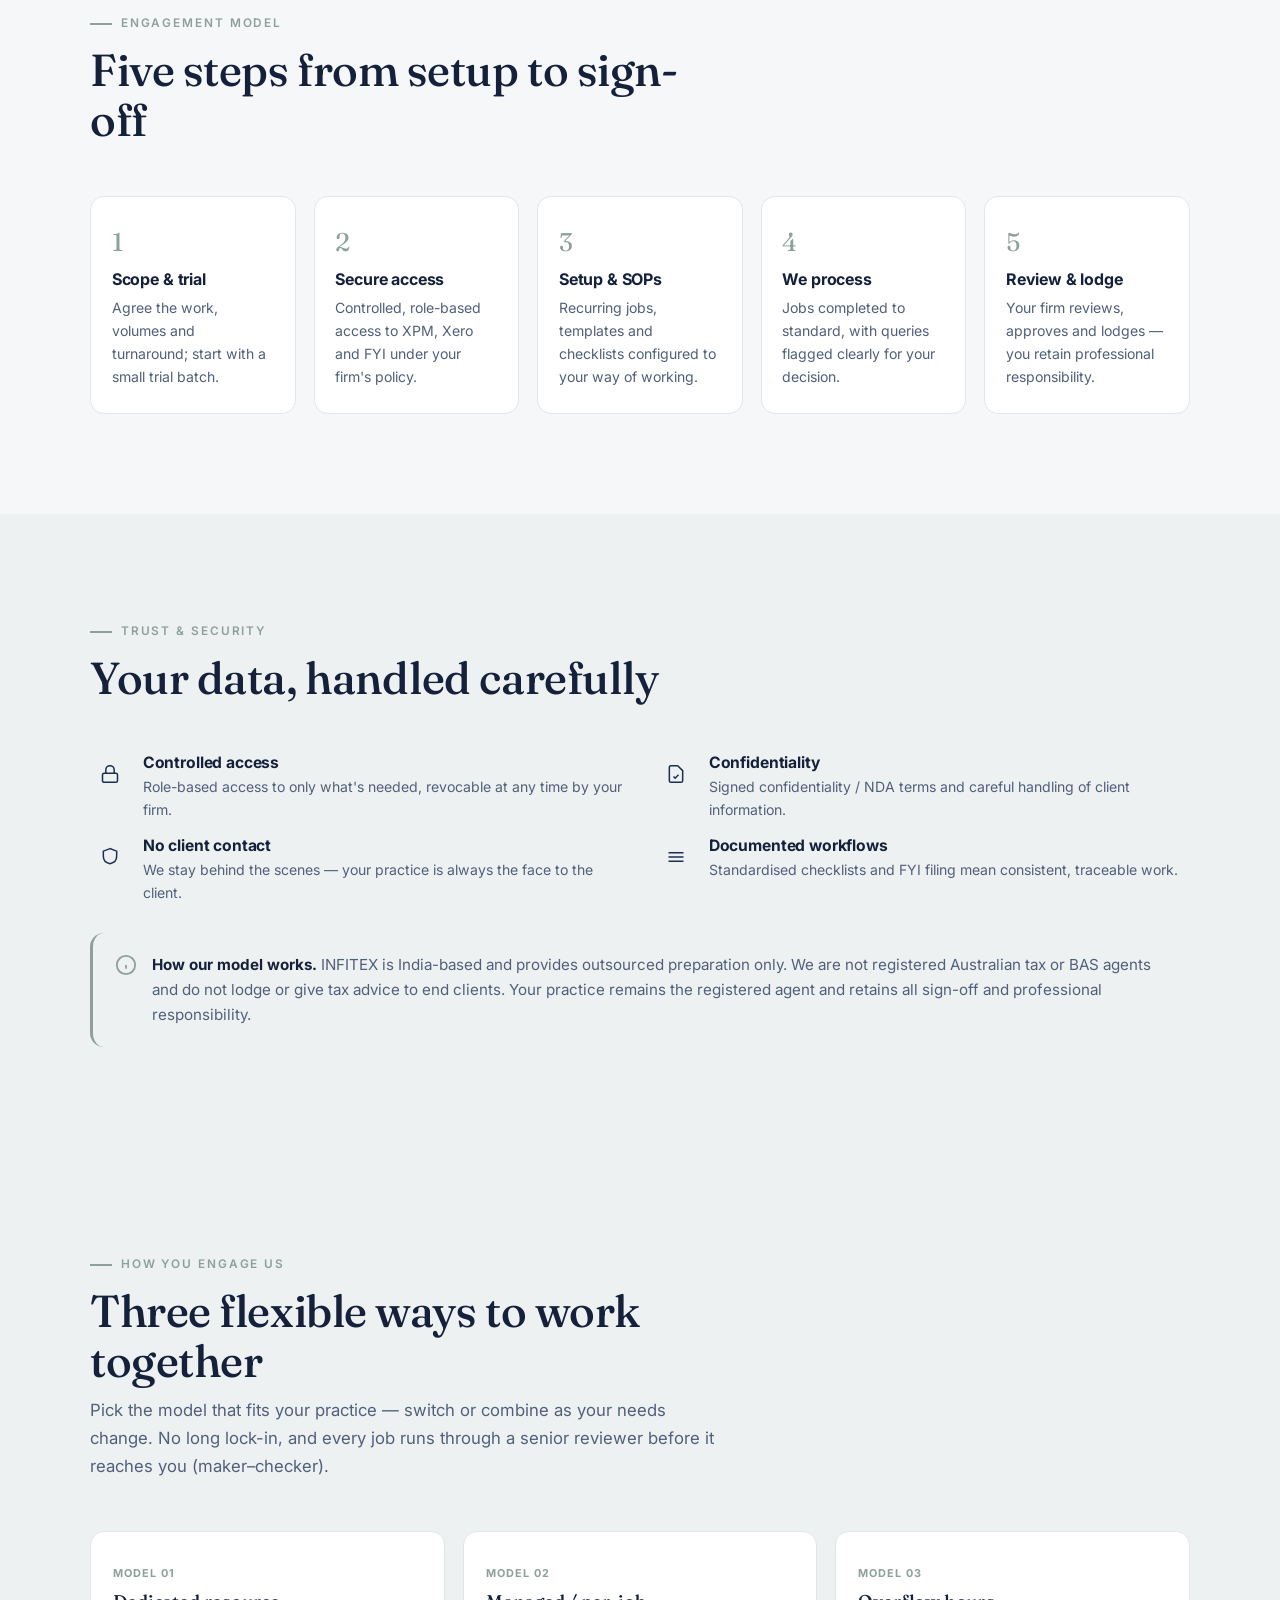
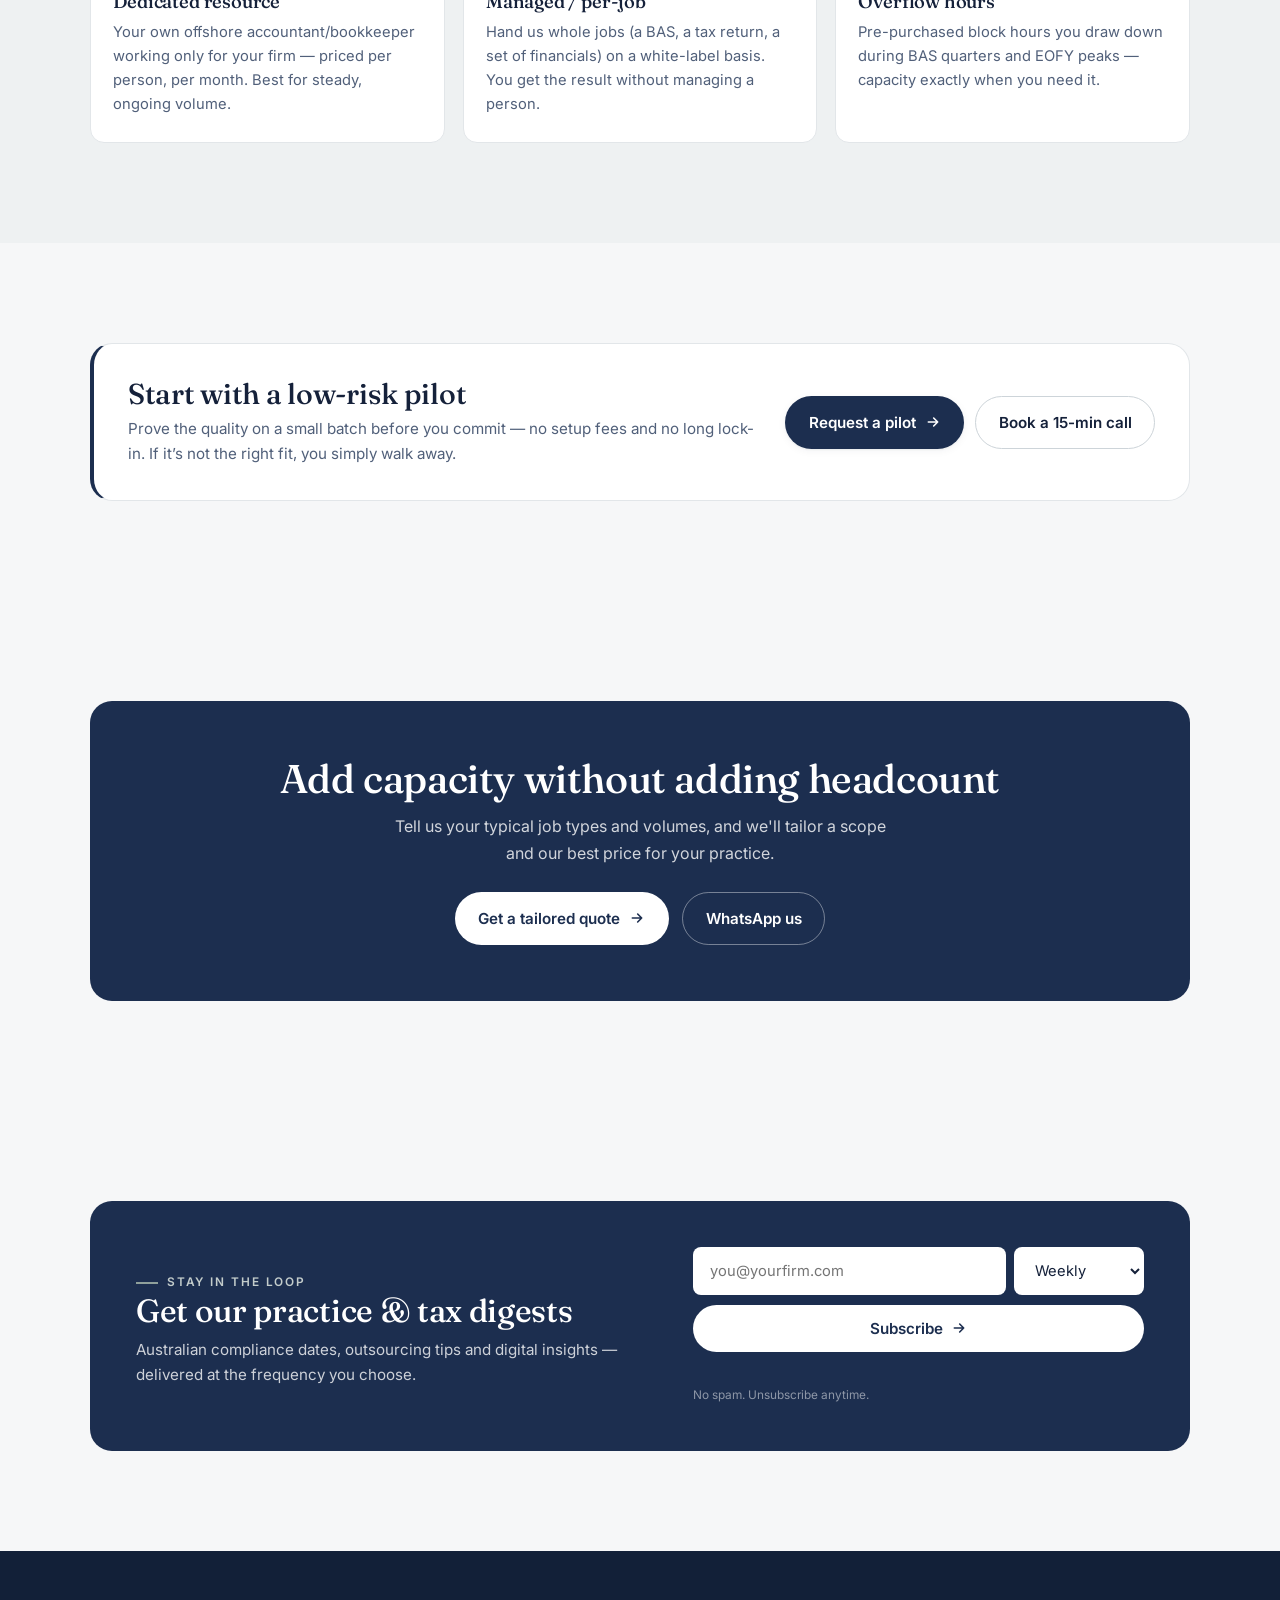
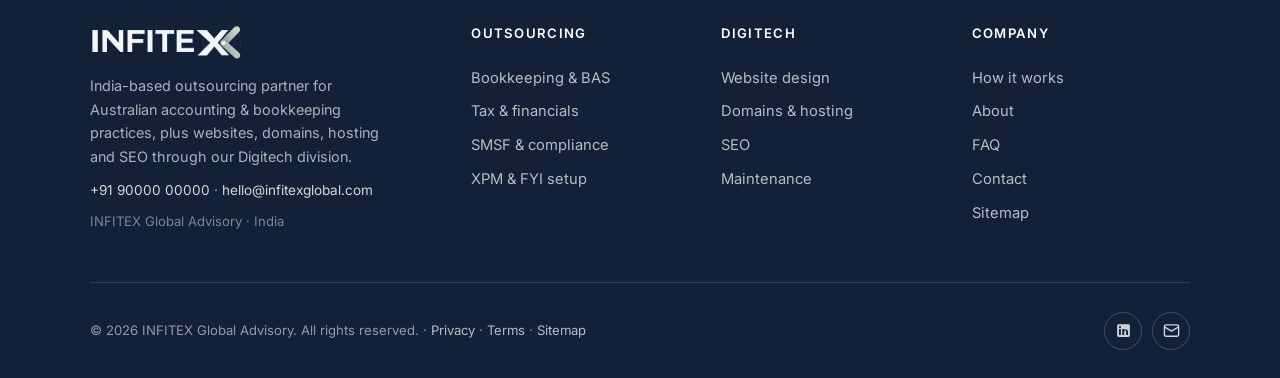
<file: outsourcing.html>
<!DOCTYPE html>
<html lang="en" data-theme="light" data-contrast="normal" data-grayscale="off">
<head>
<meta charset="UTF-8" />
<meta name="viewport" content="width=device-width, initial-scale=1.0" />
<title>Accounting &amp; Compliance Outsourcing for Australian Practices — INFITEX</title>
<meta name="description" content="White-label accounting outsourcing for Australian practices: bookkeeping, BAS/IAS, tax returns, financials, SMSF, payroll, ASIC and full XPM + FYI Docs workflow management." />
<meta name="theme-color" content="#1C2E4F" />
<script>document.documentElement.classList.add('js');</script>
<link rel="icon" href="data:image/svg+xml,%3Csvg xmlns='http://www.w3.org/2000/svg' viewBox='0 0 32 32'%3E%3Crect width='32' height='32' rx='6' fill='%231C2E4F'/%3E%3Cpath d='M11 9 L22 16 L11 23' fill='none' stroke='%23C3CCCB' stroke-width='3' stroke-linecap='round' stroke-linejoin='round'/%3E%3Ccircle cx='14.5' cy='16' r='2.1' fill='%23C3CCCB'/%3E%3C/svg%3E" />
<link rel="preconnect" href="https://fonts.googleapis.com" /><link rel="preconnect" href="https://fonts.gstatic.com" crossorigin />
<link href="https://fonts.googleapis.com/css2?family=Fraunces:opsz,wght@9..144,400;9..144,500;9..144,600&family=Inter:wght@400;500;600;700&display=swap" rel="stylesheet" />
<link rel="canonical" href="https://www.infitexglobal.com/outsourcing.html" />
<meta name="robots" content="index, follow, max-image-preview:large" />
<meta name="google-site-verification" content="REPLACE_WITH_GOOGLE_VERIFICATION_CODE" />
<meta name="author" content="INFITEX Global Advisory" />
<meta property="og:type" content="website" />
<meta property="og:site_name" content="INFITEX Global Advisory" />
<meta property="og:locale" content="en_AU" />
<meta property="og:title" content="Accounting & Compliance Outsourcing for Australian Practices — INFITEX" />
<meta property="og:description" content="White-label outsourcing: bookkeeping, BAS/IAS, tax, financials, SMSF, payroll, ASIC and full XPM + FYI Docs workflow — prepared for your review and sign-off." />
<meta property="og:url" content="https://www.infitexglobal.com/outsourcing.html" />
<meta property="og:image" content="https://www.infitexglobal.com/logo-infitex.png" />
<meta name="twitter:card" content="summary" />
<meta name="twitter:title" content="Accounting & Compliance Outsourcing for Australian Practices — INFITEX" />
<meta name="twitter:description" content="White-label outsourcing: bookkeeping, BAS/IAS, tax, financials, SMSF, payroll, ASIC and full XPM + FYI Docs workflow — prepared for your review and sign-off." />
<meta name="twitter:image" content="https://www.infitexglobal.com/logo-infitex.png" />
<link rel="stylesheet" href="styles.css" />
<script type="application/ld+json">{"@context": "https://schema.org", "@type": "ProfessionalService", "@id": "https://www.infitexglobal.com/#organization", "name": "INFITEX Global Advisory", "url": "https://www.infitexglobal.com/", "logo": "https://www.infitexglobal.com/logo-infitex.png", "image": "https://www.infitexglobal.com/logo-infitex.png", "description": "India-based outsourcing partner for Australian accounting & bookkeeping practices (white-label bookkeeping, BAS/IAS, tax, SMSF and compliance), plus website, domain, hosting and SEO services through our Digitech division.", "email": "hello@infitexglobal.com", "telephone": "+919000000000", "address": {"@type": "PostalAddress", "addressCountry": "IN"}, "areaServed": {"@type": "Country", "name": "Australia"}, "sameAs": ["https://www.linkedin.com/company/infitex-global-advisory"], "contactPoint": {"@type": "ContactPoint", "contactType": "sales", "telephone": "+919000000000", "email": "hello@infitexglobal.com", "areaServed": "AU", "availableLanguage": "en"}}</script>
<script type="application/ld+json">{"@context": "https://schema.org", "@type": "Service", "serviceType": "Accounting & compliance outsourcing", "provider": {"@id": "https://www.infitexglobal.com/#organization"}, "areaServed": {"@type": "Country", "name": "Australia"}, "url": "https://www.infitexglobal.com/outsourcing.html", "description": "White-label preparation of Australian accounting and compliance work in your XPM, Xero and FYI Docs.", "hasOfferCatalog": {"@type": "OfferCatalog", "name": "Accounting & compliance outsourcing", "itemListElement": [{"@type": "Offer", "itemOffered": {"@type": "Service", "name": "Bookkeeping & bank reconciliations"}}, {"@type": "Offer", "itemOffered": {"@type": "Service", "name": "BAS / IAS preparation"}}, {"@type": "Offer", "itemOffered": {"@type": "Service", "name": "Tax returns & financial statements"}}, {"@type": "Offer", "itemOffered": {"@type": "Service", "name": "SMSF annual accounts"}}, {"@type": "Offer", "itemOffered": {"@type": "Service", "name": "Payroll & STP finalisation"}}, {"@type": "Offer", "itemOffered": {"@type": "Service", "name": "ASIC, FBT, TPAR & Division 7A compliance"}}]}}</script>
<script type="application/ld+json">{"@context": "https://schema.org", "@type": "BreadcrumbList", "itemListElement": [{"@type": "ListItem", "position": 1, "name": "Home", "item": "https://www.infitexglobal.com/"}, {"@type": "ListItem", "position": 2, "name": "Outsourcing", "item": "https://www.infitexglobal.com/outsourcing.html"}]}</script>
</head>
<body>
<a href="#main" class="skip">Skip to content</a>

<header class="site">
  <div class="wrap nav">
    <a href="index.html" class="brand" aria-label="INFITEX Global Advisory — home">
      <span class="logo logo-light" role="img" aria-label="INFITEX Global Advisory"></span>
      <span class="logo logo-dark" aria-hidden="true"></span>
    </a>
    <nav class="nav-links" id="navLinks" aria-label="Primary">
      <a href="index.html">Home</a>
      <a href="outsourcing.html" class="active">Outsourcing</a>
      <a href="digitech.html">Digitech</a>
      <a href="index.html#how">How it works</a>
      <a href="index.html#about">About</a>
      <a href="index.html#contact">Contact</a>
    </nav>
    <div class="nav-tools">
      <a class="nav-call" href="tel:+919000000000" aria-label="Call INFITEX on +91 90000 00000"><svg viewBox="0 0 24 24" fill="none" stroke="currentColor" stroke-width="1.8"><path d="M22 16.9v3a2 2 0 0 1-2.2 2 19.8 19.8 0 0 1-8.6-3.1 19.5 19.5 0 0 1-6-6A19.8 19.8 0 0 1 2 4.2 2 2 0 0 1 4 2h3a2 2 0 0 1 2 1.7c.1 1 .4 1.9.7 2.8a2 2 0 0 1-.5 2.1L8 9.6a16 16 0 0 0 6 6l1-1a2 2 0 0 1 2.1-.5c.9.3 1.8.6 2.8.7a2 2 0 0 1 1.7 2z"/></svg>+91 90000 00000</a>
      
      <button class="search-trigger" id="searchToggle" aria-label="Search the site" title="Search the site (press /)">
        <svg viewBox="0 0 24 24" fill="none" stroke="currentColor" stroke-width="2" stroke-linecap="round"><circle cx="11" cy="11" r="7"/><path d="M21 21l-4.3-4.3"/></svg>
        <span class="st-label">Search</span>
        <kbd class="st-key">/</kbd>
      </button>
      <button class="icon-btn" id="themeToggle" aria-label="Toggle light or dark theme" title="Toggle theme">
        <svg id="iconSun" viewBox="0 0 24 24" fill="none" stroke="currentColor" stroke-width="2" stroke-linecap="round"><circle cx="12" cy="12" r="4"/><path d="M12 2v2M12 20v2M4.9 4.9l1.4 1.4M17.7 17.7l1.4 1.4M2 12h2M20 12h2M4.9 19.1l1.4-1.4M17.7 6.3l1.4-1.4"/></svg>
        <svg id="iconMoon" viewBox="0 0 24 24" fill="currentColor" style="display:none"><path d="M21 12.8A9 9 0 1 1 11.2 3a7 7 0 0 0 9.8 9.8z"/></svg>
      </button>
      <button class="icon-btn" id="a11yToggle" aria-label="Accessibility options" aria-expanded="false" title="Accessibility">
        <svg viewBox="0 0 24 24" fill="currentColor"><circle cx="12" cy="4" r="2"/><path d="M19 8h-5v13a1 1 0 0 1-2 0v-6h0v6a1 1 0 0 1-2 0V8H5a1 1 0 0 1 0-2h14a1 1 0 0 1 0 2z"/></svg>
      </button>
      <a href="index.html#contact" class="btn btn-primary desktop-cta">Get in touch <svg class="arw" width="16" height="16" viewBox="0 0 24 24" fill="none" stroke="currentColor" stroke-width="2.4" stroke-linecap="round" stroke-linejoin="round"><path d="M5 12h14M13 6l6 6-6 6"/></svg></a>
      <button class="icon-btn menu-toggle" id="menuToggle" aria-label="Open menu" aria-expanded="false"><svg viewBox="0 0 24 24" fill="none" stroke="currentColor" stroke-width="2" stroke-linecap="round"><path d="M3 6h18M3 12h18M3 18h18"/></svg></button>
    </div>
  </div>
</header>

<main id="main">

<!-- HERO -->
<section class="hero">
  <div class="wrap hero-grid">
    <div class="reveal">
      <span class="eyebrow">Division 01 · Accounting Outsourcing</span>
      <h1>The work, done in <span class="accent">your systems</span>, to your standards.</h1>
      <p class="lead">INFITEX is the back-office capacity behind Australian accounting and bookkeeping practices. We prepare the compliance work in your XPM, Xero and FYI Docs — you review, approve and lodge.</p>
      <div class="hero-cta">
        <a href="index.html#contact" class="btn btn-primary">Request a quote <svg class="arw" width="16" height="16" viewBox="0 0 24 24" fill="none" stroke="currentColor" stroke-width="2.4" stroke-linecap="round" stroke-linejoin="round"><path d="M5 12h14M13 6l6 6-6 6"/></svg></a>
        <a href="#scope" class="btn btn-ghost">See the scope</a>
      </div>
      <div class="trust-row">
        <span class="chip"><svg viewBox="0 0 24 24" fill="none" stroke="currentColor" stroke-width="2"><path d="M20 6 9 17l-5-5"/></svg>XPM + FYI Docs native</span>
        <span class="chip"><svg viewBox="0 0 24 24" fill="none" stroke="currentColor" stroke-width="2"><path d="M20 6 9 17l-5-5"/></svg>White-label</span>
        <span class="chip"><svg viewBox="0 0 24 24" fill="none" stroke="currentColor" stroke-width="2"><path d="M20 6 9 17l-5-5"/></svg>You keep sign-off</span>
      </div>
    </div>
    <div class="hero-art reveal">
      <svg class="radar" viewBox="0 0 400 400" aria-hidden="true"><circle class="r-ring" cx="200" cy="200" r="70"/><circle class="r-ring" cx="200" cy="200" r="120"/><circle class="r-ring" cx="200" cy="200" r="170"/><g class="r-sweep"><path d="M200 200 L200 30 A170 170 0 0 1 320 80 Z" fill="var(--steel)" opacity=".08"/></g></svg>
      <div class="hero-card">
        <div class="hc-div"><div class="hc-ic a"><svg viewBox="0 0 24 24" fill="none" stroke="currentColor" stroke-width="1.8"><path d="M3 3v18h18"/><path d="M7 14l4-4 3 3 5-6"/></svg></div><div><b>Run · Comply · Report</b><span>The full Australian compliance cycle</span></div></div>
        <div class="hc-div"><div class="hc-ic a"><svg viewBox="0 0 24 24" fill="none" stroke="currentColor" stroke-width="1.8"><path d="M14 2H6a2 2 0 0 0-2 2v16a2 2 0 0 0 2 2h12a2 2 0 0 0 2-2V8z"/><path d="M14 2v6h6"/></svg></div><div><b>FYI Docs integrated</b><span>Every document linked to client &amp; job</span></div></div>
      </div>
    </div>
  </div>
</section>

<!-- SCOPE -->
<section id="scope">
  <div class="wrap">
    <div class="sec-head reveal">
      <span class="eyebrow">What we handle</span>
      <h2>End-to-end compliance, grouped the way you work</h2>
      <p>Pick the parts you want off your plate — or hand us the whole cycle. Everything is prepared for your review and sign-off.</p>
    </div>
    <div class="svc-grid">
      <article class="svc reveal"><div class="ic"><svg viewBox="0 0 24 24" fill="none" stroke="currentColor" stroke-width="1.8"><rect x="3" y="4" width="18" height="16" rx="2"/><path d="M3 9h18M8 4v16"/></svg></div><h3>Bookkeeping &amp; data</h3><p>Bank feeds &amp; coding, reconciliations, accounts payable/receivable, and tidy monthly closes in Xero.</p></article>
      <article class="svc reveal"><div class="ic"><svg viewBox="0 0 24 24" fill="none" stroke="currentColor" stroke-width="1.8"><path d="M12 3l8 3v6c0 5-3.5 7.5-8 9-4.5-1.5-8-4-8-9V6z"/><path d="M9 12l2 2 4-4"/></svg></div><h3>Activity statements</h3><p>Monthly IAS, quarterly &amp; annual BAS — prepared, reconciled and ready to lodge.</p></article>
      <article class="svc reveal"><div class="ic"><svg viewBox="0 0 24 24" fill="none" stroke="currentColor" stroke-width="1.8"><path d="M14 2H6a2 2 0 0 0-2 2v16a2 2 0 0 0 2 2h12a2 2 0 0 0 2-2V8z"/><path d="M14 2v6h6M8 13h8M8 17h6"/></svg></div><h3>Tax returns &amp; financials</h3><p>Individual, company, trust and partnership returns; EOFY financial statements and workpapers.</p></article>
      <article class="svc reveal"><div class="ic"><svg viewBox="0 0 24 24" fill="none" stroke="currentColor" stroke-width="1.8"><circle cx="12" cy="12" r="9"/><path d="M12 7v5l3 2"/></svg></div><h3>SMSF</h3><p>SMSF annual accounts, member statements and workpapers prepared to an audit-ready standard.</p></article>
      <article class="svc reveal"><div class="ic"><svg viewBox="0 0 24 24" fill="none" stroke="currentColor" stroke-width="1.8"><circle cx="9" cy="7" r="4"/><path d="M3 21v-2a4 4 0 0 1 4-4h4a4 4 0 0 1 4 4v2M16 3.1a4 4 0 0 1 0 7.8"/></svg></div><h3>Payroll &amp; employment</h3><p>Payroll runs, Single Touch Payroll finalisation, superannuation, WorkCover &amp; payroll tax.</p></article>
      <article class="svc reveal"><div class="ic"><svg viewBox="0 0 24 24" fill="none" stroke="currentColor" stroke-width="1.8"><path d="M12 2 4 5v6c0 5 3.5 8 8 9 4.5-1 8-4 8-9V5z"/><path d="M9 12l2 2 4-4"/></svg></div><h3>Secretarial &amp; compliance</h3><p>ASIC annual reviews, trust distribution minutes, Division 7A loan reviews, FBT returns &amp; TPAR.</p></article>
    </div>
  </div>
</section>

<section style="padding-top:clamp(26px,4vw,46px);padding-bottom:0">
  <div class="wrap reveal">
    <p class="tools-lead">We work natively in your stack</p>
    <div class="tools-strip"><span class="tool"><i class="tlogo" style="background:#0E9BC7" aria-hidden="true">XPM</i>Xero Practice Manager</span><span class="tool"><i class="tlogo" style="background:#13B5EA" aria-hidden="true">X</i>Xero</span><span class="tool"><i class="tlogo" style="background:#6100A5" aria-hidden="true">M</i>MYOB</span><span class="tool"><i class="tlogo" style="background:#2CA01C" aria-hidden="true">QB</i>QuickBooks</span><span class="tool"><i class="tlogo" style="background:#00A0DF" aria-hidden="true">R</i>Reckon</span><span class="tool"><i class="tlogo" style="background:#0FA9A0" aria-hidden="true">FYI</i>FYI Docs</span><span class="tool"><i class="tlogo" style="background:#14C38E" aria-hidden="true">D</i>Dext</span><span class="tool"><i class="tlogo" style="background:#2D6CDF" aria-hidden="true">H</i>Hubdoc</span><span class="tool"><i class="tlogo" style="background:#C0392B" aria-hidden="true">BGL</i>BGL / Class (SMSF)</span><span class="tool"><i class="tlogo" style="background:#5B4BDB" aria-hidden="true">K</i>Karbon</span></div>
  </div>
</section>

<!-- BUILT ON YOUR SYSTEMS -->
<section style="background:var(--surface-2)">
  <div class="wrap">
    <div class="sec-head reveal">
      <span class="eyebrow">Practice systems</span>
      <h2>We run on Xero Practice Manager + FYI Docs</h2>
      <p>XPM centralises clients, jobs, time and billing; FYI Docs keeps every email, file and signed return linked to the right client and job. We work natively in both — and can set them up properly if you're still getting organised.</p>
    </div>
    <div class="band reveal">
      <div class="band-inner">
        <div class="band-col">
          <span class="num">XPM</span><h3>Workflow management</h3>
          <p>We configure and run your practice workflow so nothing slips.</p>
          <ul>
            <li><svg viewBox="0 0 24 24" fill="none" stroke="currentColor" stroke-width="2.5"><path d="M20 6 9 17l-5-5"/></svg>Client &amp; custom-field setup</li>
            <li><svg viewBox="0 0 24 24" fill="none" stroke="currentColor" stroke-width="2.5"><path d="M20 6 9 17l-5-5"/></svg>Recurring job automation</li>
            <li><svg viewBox="0 0 24 24" fill="none" stroke="currentColor" stroke-width="2.5"><path d="M20 6 9 17l-5-5"/></svg>Time, budget &amp; status tracking</li>
          </ul>
        </div>
        <div class="band-col">
          <span class="num">FYI</span><h3>Document management</h3>
          <p>A central, automated hub for all client documents.</p>
          <ul>
            <li><svg viewBox="0 0 24 24" fill="none" stroke="currentColor" stroke-width="2.5"><path d="M20 6 9 17l-5-5"/></svg>Emails, files &amp; ATO correspondence</li>
            <li><svg viewBox="0 0 24 24" fill="none" stroke="currentColor" stroke-width="2.5"><path d="M20 6 9 17l-5-5"/></svg>Auto-filing linked to XPM jobs</li>
            <li><svg viewBox="0 0 24 24" fill="none" stroke="currentColor" stroke-width="2.5"><path d="M20 6 9 17l-5-5"/></svg>Letters &amp; cover pages from job data</li>
          </ul>
        </div>
        <div class="band-col">
          <span class="num">Xero</span><h3>Ledger &amp; billing</h3>
          <p>Clean ledgers and plan management across your client base.</p>
          <ul>
            <li><svg viewBox="0 0 24 24" fill="none" stroke="currentColor" stroke-width="2.5"><path d="M20 6 9 17l-5-5"/></svg>Ledger / cashbook management</li>
            <li><svg viewBox="0 0 24 24" fill="none" stroke="currentColor" stroke-width="2.5"><path d="M20 6 9 17l-5-5"/></svg>Xero plan tracking &amp; upgrades</li>
            <li><svg viewBox="0 0 24 24" fill="none" stroke="currentColor" stroke-width="2.5"><path d="M20 6 9 17l-5-5"/></svg>Invoicing support via Xero</li>
          </ul>
        </div>
      </div>
    </div>
  </div>
</section>

<section>
  <div class="wrap reveal">
    <div class="hlband" style="border-left-color:var(--navy)">
      <div class="hl-txt"><h3>Upload by 6pm, reviewed by morning</h3><p>India sits just 3.5&ndash;5.5 hours behind AEST, so your team&rsquo;s overnight is our working day. Work flows back ready for your review at the start of the next business day.</p></div>
      <div class="hl-cta"><a href="index.html#contact" class="btn btn-primary">Talk to us <svg class="arw" width="16" height="16" viewBox="0 0 24 24" fill="none" stroke="currentColor" stroke-width="2.4" stroke-linecap="round" stroke-linejoin="round"><path d="M5 12h14M13 6l6 6-6 6"/></svg></a></div>
    </div>
  </div>
</section>

<!-- RECURRING JOBS -->
<section>
  <div class="wrap">
    <div class="sec-head reveal">
      <span class="eyebrow">Recurring jobs</span>
      <h2>Compliance that runs on schedule</h2>
      <p>Once configured in XPM, these jobs auto-create per client — so the right work appears at the right time, every cycle. We manage them end to end.</p>
    </div>
    <div class="jobs-grid reveal">
      <div class="tablewrap">
        <table class="data">
          <thead><tr><th>Job</th><th>Frequency</th></tr></thead>
          <tbody>
            <tr><td>IAS / BAS</td><td><span class="badge">Monthly</span></td></tr>
            <tr><td>Quarterly BAS</td><td><span class="badge">Quarterly</span></td></tr>
            <tr><td>Super Quarterly</td><td><span class="badge">Quarterly</span></td></tr>
            <tr><td>Quarterly PAYGI</td><td><span class="badge">Quarterly</span></td></tr>
            <tr><td>Annual BAS</td><td><span class="badge">Annual</span></td></tr>
            <tr><td>Tax Return</td><td><span class="badge">Annual</span></td></tr>
            <tr><td>Financials – EOFY</td><td><span class="badge">Annual</span></td></tr>
            <tr><td>SMSF Annual Accounts</td><td><span class="badge">Annual</span></td></tr>
            <tr><td>FBT Return</td><td><span class="badge">Annual</span></td></tr>
          </tbody>
        </table>
      </div>
      <div class="tablewrap">
        <table class="data">
          <thead><tr><th>Job</th><th>Frequency</th></tr></thead>
          <tbody>
            <tr><td>TPAR</td><td><span class="badge">Annual</span></td></tr>
            <tr><td>STP Finalisation</td><td><span class="badge">Annual</span></td></tr>
            <tr><td>ASIC Annual Review</td><td><span class="badge">Annual</span></td></tr>
            <tr><td>Trust Distribution Minutes</td><td><span class="badge">Annual</span></td></tr>
            <tr><td>Division 7A Loan Review</td><td><span class="badge">Annual</span></td></tr>
            <tr><td>WorkCover / Payroll Tax</td><td><span class="badge">Annual</span></td></tr>
            <tr><td>PSAR</td><td><span class="badge">Annual</span></td></tr>
            <tr><td>Client Support</td><td><span class="badge">Ongoing</span></td></tr>
          </tbody>
        </table>
      </div>
    </div>
  </div>
</section>

<!-- STRUCTURES & INDUSTRIES -->
<section style="background:var(--surface-2)">
  <div class="wrap">
    <div class="sec-head reveal">
      <span class="eyebrow">Coverage</span>
      <h2>Entities &amp; industries we work across</h2>
      <p>We handle the full range of Australian entity structures, and classify clients by industry so your practice reporting stays meaningful.</p>
    </div>
    <div style="display:grid;grid-template-columns:1fr 1fr;gap:2rem" class="reveal" id="coverGrid">
      <div>
        <h4 style="font-family:'Inter';font-weight:700;margin-bottom:1rem">Business structures</h4>
        <div class="tagcloud">
          <span>Individual / Sole Trader</span><span>Partnership</span><span>Company</span><span>Bucket Company</span>
          <span>Corporate Trustee</span><span>Family Trust</span><span>Unit Trust</span><span>Bare Trust</span>
          <span>SMSF / Super Fund</span><span>Estate</span><span>Not for Profit</span><span>Club / Society</span><span>Government Entity</span>
        </div>
      </div>
      <div>
        <h4 style="font-family:'Inter';font-weight:700;margin-bottom:1rem">Industry categories</h4>
        <div class="tagcloud">
          <span>Health · GPs &amp; Specialists</span><span>Dental</span><span>Retail &amp; Groceries</span><span>Fuel Stores</span>
          <span>Building &amp; Construction</span><span>Software, Engineering &amp; Advisory</span><span>Sports, Care &amp; Education</span>
          <span>Restaurants &amp; Cafes</span><span>Property Investors</span><span>Property Developers</span><span>Shares / Units</span>
        </div>
      </div>
    </div>
  </div>
</section>

<!-- ENGAGEMENT -->
<section id="engagement">
  <div class="wrap">
    <div class="sec-head reveal">
      <span class="eyebrow">Engagement model</span>
      <h2>Five steps from setup to sign-off</h2>
    </div>
    <div class="steps five">
      <div class="step reveal"><span class="n">1</span><h4>Scope &amp; trial</h4><p>Agree the work, volumes and turnaround; start with a small trial batch.</p></div>
      <div class="step reveal"><span class="n">2</span><h4>Secure access</h4><p>Controlled, role-based access to XPM, Xero and FYI under your firm's policy.</p></div>
      <div class="step reveal"><span class="n">3</span><h4>Setup &amp; SOPs</h4><p>Recurring jobs, templates and checklists configured to your way of working.</p></div>
      <div class="step reveal"><span class="n">4</span><h4>We process</h4><p>Jobs completed to standard, with queries flagged clearly for your decision.</p></div>
      <div class="step reveal"><span class="n">5</span><h4>Review &amp; lodge</h4><p>Your firm reviews, approves and lodges — you retain professional responsibility.</p></div>
    </div>
  </div>
</section>

<!-- SECURITY + MODEL -->
<section style="background:var(--surface-2)">
  <div class="wrap">
    <div class="sec-head reveal"><span class="eyebrow">Trust &amp; security</span><h2>Your data, handled carefully</h2></div>
    <div class="featgrid reveal">
      <div class="feat"><div class="ic"><svg viewBox="0 0 24 24" fill="none" stroke="currentColor" stroke-width="1.8"><rect x="3" y="11" width="18" height="11" rx="2"/><path d="M7 11V7a5 5 0 0 1 10 0v4"/></svg></div><div><h4>Controlled access</h4><p>Role-based access to only what's needed, revocable at any time by your firm.</p></div></div>
      <div class="feat"><div class="ic"><svg viewBox="0 0 24 24" fill="none" stroke="currentColor" stroke-width="1.8"><path d="M14 2H6a2 2 0 0 0-2 2v16a2 2 0 0 0 2 2h12a2 2 0 0 0 2-2V8z"/><path d="M9 15l2 2 4-4"/></svg></div><div><h4>Confidentiality</h4><p>Signed confidentiality / NDA terms and careful handling of client information.</p></div></div>
      <div class="feat"><div class="ic"><svg viewBox="0 0 24 24" fill="none" stroke="currentColor" stroke-width="1.8"><path d="M12 2 4 5v6c0 5 3.5 8 8 9 4.5-1 8-4 8-9V5z"/></svg></div><div><h4>No client contact</h4><p>We stay behind the scenes — your practice is always the face to the client.</p></div></div>
      <div class="feat"><div class="ic"><svg viewBox="0 0 24 24" fill="none" stroke="currentColor" stroke-width="1.8"><path d="M3 7h18M3 12h18M3 17h18"/></svg></div><div><h4>Documented workflows</h4><p>Standardised checklists and FYI filing mean consistent, traceable work.</p></div></div>
    </div>
    <div class="callout reveal" style="margin-top:1.8rem">
      <svg viewBox="0 0 24 24" fill="none" stroke="currentColor" stroke-width="2"><circle cx="12" cy="12" r="10"/><path d="M12 16v-4M12 8h.01"/></svg>
      <div><strong>How our model works.</strong> INFITEX is India-based and provides outsourced preparation only. We are not registered Australian tax or BAS agents and do not lodge or give tax advice to end clients. Your practice remains the registered agent and retains all sign-off and professional responsibility.</div>
    </div>
  </div>
</section>

<section id="models" style="background:var(--surface-2)">
  <div class="wrap">
    <div class="sec-head reveal"><span class="eyebrow">How you engage us</span><h2>Three flexible ways to work together</h2><p>Pick the model that fits your practice — switch or combine as your needs change. No long lock-in, and every job runs through a senior reviewer before it reaches you (maker&ndash;checker).</p></div>
    <div class="svc-grid">
      <article class="svc model reveal"><span class="mtag">Model 01</span><h3>Dedicated resource</h3><p>Your own offshore accountant/bookkeeper working only for your firm — priced per person, per month. Best for steady, ongoing volume.</p></article>
      <article class="svc model reveal"><span class="mtag">Model 02</span><h3>Managed / per-job</h3><p>Hand us whole jobs (a BAS, a tax return, a set of financials) on a white-label basis. You get the result without managing a person.</p></article>
      <article class="svc model reveal"><span class="mtag">Model 03</span><h3>Overflow hours</h3><p>Pre-purchased block hours you draw down during BAS quarters and EOFY peaks — capacity exactly when you need it.</p></article>
    </div>
  </div>
</section>

<section id="pilot">
  <div class="wrap reveal">
    <div class="hlband" style="border-left-color:var(--navy)">
      <div class="hl-txt"><h3>Start with a low-risk pilot</h3><p>Prove the quality on a small batch before you commit — no setup fees and no long lock-in. If it&rsquo;s not the right fit, you simply walk away.</p></div>
      <div class="hl-cta"><a href="index.html#contact" class="btn btn-primary">Request a pilot <svg class="arw" width="16" height="16" viewBox="0 0 24 24" fill="none" stroke="currentColor" stroke-width="2.4" stroke-linecap="round" stroke-linejoin="round"><path d="M5 12h14M13 6l6 6-6 6"/></svg></a><a href="https://calendly.com/infitex/intro" target="_blank" rel="noopener" class="btn btn-ghost">Book a 15-min call</a></div>
    </div>
  </div>
</section>

<!-- CTA -->
<section>
  <div class="wrap">
    <div class="ctaband reveal">
      <h2>Add capacity without adding headcount</h2>
      <p>Tell us your typical job types and volumes, and we'll tailor a scope and our best price for your practice.</p>
      <div class="hero-cta">
        <a href="index.html#contact" class="btn btn-onlight">Get a tailored quote <svg class="arw" width="16" height="16" viewBox="0 0 24 24" fill="none" stroke="currentColor" stroke-width="2.4" stroke-linecap="round" stroke-linejoin="round"><path d="M5 12h14M13 6l6 6-6 6"/></svg></a>
        <a href="https://wa.me/919000000000?text=Hi%20INFITEX%2C%20I'd%20like%20to%20discuss%20accounting%20outsourcing." target="_blank" rel="noopener" class="btn btn-ghost" style="color:#fff;border-color:rgba(255,255,255,.4)">WhatsApp us</a>
      </div>
    </div>
  </div>
</section>

</main>

<section id="subscribe">
  <div class="wrap">
    <div class="subscribe reveal">
      <div class="sub-copy">
        <span class="eyebrow" style="color:var(--steel-light)">Stay in the loop</span>
        <h3>Get our practice &amp; tax digests</h3>
        <p>Australian compliance dates, outsourcing tips and digital insights — delivered at the frequency you choose.</p>
      </div>
      <form class="sub-form" id="subForm" novalidate>
        <div class="sub-row">
          <input type="email" name="email" aria-label="Your email address" placeholder="you@yourfirm.com" required />
          <select name="frequency" aria-label="Digest frequency"><option>Daily</option><option selected>Weekly</option><option>Monthly</option></select>
        </div>
        <button type="submit" class="btn btn-onlight" style="width:100%;justify-content:center">Subscribe <svg class="arw" width="16" height="16" viewBox="0 0 24 24" fill="none" stroke="currentColor" stroke-width="2.4" stroke-linecap="round" stroke-linejoin="round"><path d="M5 12h14M13 6l6 6-6 6"/></svg></button>
        <div class="sub-msg" id="subMsg" role="status" aria-live="polite"></div>
        <span class="sub-note">No spam. Unsubscribe anytime.</span>
      </form>
    </div>
  </div>
</section>

<footer class="site">
  <div class="wrap">
    <div class="foot-grid">
      <div class="foot-brand">
        <span class="foot-logo" role="img" aria-label="INFITEX Global Advisory"></span>
        <p>India-based outsourcing partner for Australian accounting &amp; bookkeeping practices, plus websites, domains, hosting and SEO through our Digitech division.</p>
        <p style="font-size:.85rem;margin-bottom:.6rem"><a href="tel:+919000000000" style="color:rgba(255,255,255,.82)">+91 90000 00000</a> &middot; <a href="mailto:hello@infitexglobal.com" style="color:rgba(255,255,255,.82)">hello@infitexglobal.com</a></p>
        <p style="font-size:.82rem;color:rgba(255,255,255,.45)">INFITEX Global Advisory · India</p>
      </div>
      <div class="foot-col"><h5>Outsourcing</h5><a href="outsourcing.html">Bookkeeping &amp; BAS</a><a href="outsourcing.html">Tax &amp; financials</a><a href="outsourcing.html">SMSF &amp; compliance</a><a href="outsourcing.html">XPM &amp; FYI setup</a></div>
      <div class="foot-col"><h5>Digitech</h5><a href="digitech.html">Website design</a><a href="digitech.html">Domains &amp; hosting</a><a href="digitech.html">SEO</a><a href="digitech.html">Maintenance</a></div>
      <div class="foot-col"><h5>Company</h5><a href="index.html#how">How it works</a><a href="index.html#about">About</a><a href="index.html#faq">FAQ</a><a href="index.html#contact">Contact</a><a href="sitemap.html">Sitemap</a></div>
    </div>
    <div class="foot-bottom">
      <span>© <span id="yr"></span> INFITEX Global Advisory. All rights reserved. · <a href="privacy.html" style="color:rgba(255,255,255,.7)">Privacy</a> · <a href="terms.html" style="color:rgba(255,255,255,.7)">Terms</a> · <a href="sitemap.html" style="color:rgba(255,255,255,.7)">Sitemap</a></span>
      <div class="social">
        <a href="#" aria-label="LinkedIn" target="_blank" rel="noopener"><svg viewBox="0 0 24 24" fill="currentColor"><path d="M19 3a2 2 0 0 1 2 2v14a2 2 0 0 1-2 2H5a2 2 0 0 1-2-2V5a2 2 0 0 1 2-2zM8.3 18.3V10H5.7v8.3zM7 8.8a1.5 1.5 0 1 0 0-3 1.5 1.5 0 0 0 0 3zm11.3 9.5v-4.6c0-2.4-1.3-3.6-3-3.6a2.6 2.6 0 0 0-2.4 1.3V10H10.3c0 .7 0 8.3 0 8.3H13v-4.6c0-.2 0-.5.1-.7a1.4 1.4 0 0 1 1.3-1c1 0 1.3.7 1.3 1.8v4.5z"/></svg></a>
        <a href="mailto:hello@infitexglobal.com" aria-label="Email"><svg viewBox="0 0 24 24" fill="none" stroke="currentColor" stroke-width="2"><rect x="2" y="4" width="20" height="16" rx="2"/><path d="m22 7-10 6L2 7"/></svg></a>
      </div>
    </div>
  </div>
</footer>

<div class="float-stack">
  <button class="fab fab-top" id="toTop" aria-label="Back to top"><svg viewBox="0 0 24 24" fill="none" stroke="currentColor" stroke-width="2.5" stroke-linecap="round" stroke-linejoin="round"><path d="M12 19V5M5 12l7-7 7 7"/></svg></button>
  <a class="fab fab-email" id="emFab" href="mailto:hello@infitexglobal.com" aria-label="Email us"><svg viewBox="0 0 24 24" fill="none" stroke="currentColor" stroke-width="2"><rect x="2" y="4" width="20" height="16" rx="2"/><path d="m22 7-10 6L2 7"/></svg></a>
  <a class="fab fab-wa" id="waFab" href="https://wa.me/919000000000?text=Hi%20INFITEX" target="_blank" rel="noopener" aria-label="Chat on WhatsApp"><svg viewBox="0 0 24 24" fill="currentColor"><path d="M17.5 14.4c-.3-.2-1.7-.8-2-.9-.3-.1-.5-.2-.7.2-.2.3-.7.9-.9 1.1-.2.2-.3.2-.6.1-1.7-.9-2.9-1.6-4-3.6-.3-.5.3-.5.8-1.6.1-.2 0-.4 0-.5-.1-.1-.7-1.6-.9-2.2-.2-.6-.5-.5-.7-.5h-.6c-.2 0-.5.1-.8.4-.3.3-1 1-1 2.5s1.1 2.9 1.2 3.1c.2.2 2.1 3.3 5.2 4.6 1.9.8 2.7.9 3.6.8.6-.1 1.7-.7 1.9-1.4.2-.7.2-1.2.2-1.4-.1-.1-.3-.2-.6-.3z"/><path d="M12 2a10 10 0 0 0-8.6 15l-1.3 4.8 4.9-1.3A10 10 0 1 0 12 2zm0 18.2c-1.5 0-3-.4-4.3-1.2l-.3-.2-3 .8.8-2.9-.2-.3A8.2 8.2 0 1 1 12 20.2z"/></svg></a>
</div>

<div class="lead-pop wa" id="waPop" role="dialog" aria-label="Message us on WhatsApp">
  <div class="pop-head"><svg viewBox="0 0 24 24" fill="currentColor"><path d="M17.5 14.4c-.3-.2-1.7-.8-2-.9-.3-.1-.5-.2-.7.2-.2.3-.7.9-.9 1.1-.2.2-.3.2-.6.1-1.7-.9-2.9-1.6-4-3.6-.3-.5.3-.5.8-1.6.1-.2 0-.4 0-.5-.1-.1-.7-1.6-.9-2.2-.2-.6-.5-.5-.7-.5h-.6c-.2 0-.5.1-.8.4-.3.3-1 1-1 2.5s1.1 2.9 1.2 3.1c.2.2 2.1 3.3 5.2 4.6 1.9.8 2.7.9 3.6.8.6-.1 1.7-.7 1.9-1.4.2-.7.2-1.2.2-1.4-.1-.1-.3-.2-.6-.3z"/><path d="M12 2a10 10 0 0 0-8.6 15l-1.3 4.8 4.9-1.3A10 10 0 1 0 12 2zm0 18.2c-1.5 0-3-.4-4.3-1.2l-.3-.2-3 .8.8-2.9-.2-.3A8.2 8.2 0 1 1 12 20.2z"/></svg><b>Message us on WhatsApp</b><button class="pop-close" id="waClose" aria-label="Close">&times;</button></div>
  <div class="pop-body">
    <p class="intro">Fill this in and we'll prepare your message, ready to send.</p>
    <div class="field"><label for="waName">Contact person name *</label><input id="waName" type="text" autocomplete="name" placeholder="Your name" /></div>
    <div class="field"><label for="waEmail">Email *</label><input id="waEmail" type="email" autocomplete="email" placeholder="you@example.com" /></div>
    <div class="field"><label for="waMobile">Mobile *</label><div class="phone-row"><select id="waCc" aria-label="Country code"><option value="+61" selected>+61 Australia</option><option value="+91">+91 India</option><option value="+64">+64 New Zealand</option><option value="+44">+44 United Kingdom</option><option value="+1">+1 USA / Canada</option><option value="+971">+971 UAE</option><option value="+65">+65 Singapore</option><option value="+353">+353 Ireland</option><option value="+27">+27 South Africa</option><option value="+60">+60 Malaysia</option><option value="+63">+63 Philippines</option><option value="+880">+880 Bangladesh</option><option value="+94">+94 Sri Lanka</option><option value="+977">+977 Nepal</option></select><input id="waMobile" type="tel" inputmode="numeric" maxlength="10" autocomplete="tel" placeholder="10-digit number" /></div></div>
    <div class="field"><label for="waCompany">Practice / business</label><input id="waCompany" type="text" placeholder="Optional" /></div>
    <div class="field"><label for="waInterest">Interested in</label><select id="waInterest"><option>Accounting &amp; compliance outsourcing</option><option>Digitech — website / domain / hosting</option><option>Digitech — SEO &amp; Google Business Profile</option><option>Both divisions</option><option>Something else</option></select></div>
    <div class="field"><label for="waMessage">Message</label><textarea id="waMessage" placeholder="A few words about what you need…"></textarea></div>
    <div class="perr" id="waErr">Please add your name and a short message.</div>
    <button class="btn pop-submit" id="waSend" style="background:#25D366;color:#fff">Open WhatsApp <svg class="arw" width="16" height="16" viewBox="0 0 24 24" fill="none" stroke="currentColor" stroke-width="2.4" stroke-linecap="round" stroke-linejoin="round"><path d="M5 12h14M13 6l6 6-6 6"/></svg></button>
  </div>
</div>

<div class="lead-pop em" id="emPop" role="dialog" aria-label="Email us">
  <div class="pop-head"><svg viewBox="0 0 24 24" fill="none" stroke="currentColor" stroke-width="2"><rect x="2" y="4" width="20" height="16" rx="2"/><path d="m22 7-10 6L2 7"/></svg><b>Email us</b><button class="pop-close" id="emClose" aria-label="Close">&times;</button></div>
  <div class="pop-body">
    <p class="intro">Fill this in and we'll prepare your message, ready to send.</p>
    <div class="field"><label for="emName">Contact person name *</label><input id="emName" type="text" autocomplete="name" placeholder="Your name" /></div>
    <div class="field"><label for="emEmail">Email *</label><input id="emEmail" type="email" autocomplete="email" placeholder="you@example.com" /></div>
    <div class="field"><label for="emMobile">Mobile *</label><div class="phone-row"><select id="emCc" aria-label="Country code"><option value="+61" selected>+61 Australia</option><option value="+91">+91 India</option><option value="+64">+64 New Zealand</option><option value="+44">+44 United Kingdom</option><option value="+1">+1 USA / Canada</option><option value="+971">+971 UAE</option><option value="+65">+65 Singapore</option><option value="+353">+353 Ireland</option><option value="+27">+27 South Africa</option><option value="+60">+60 Malaysia</option><option value="+63">+63 Philippines</option><option value="+880">+880 Bangladesh</option><option value="+94">+94 Sri Lanka</option><option value="+977">+977 Nepal</option></select><input id="emMobile" type="tel" inputmode="numeric" maxlength="10" autocomplete="tel" placeholder="10-digit number" /></div></div>
    <div class="field"><label for="emCompany">Practice / business</label><input id="emCompany" type="text" placeholder="Optional" /></div>
    <div class="field"><label for="emInterest">Interested in</label><select id="emInterest"><option>Accounting &amp; compliance outsourcing</option><option>Digitech — website / domain / hosting</option><option>Digitech — SEO &amp; Google Business Profile</option><option>Both divisions</option><option>Something else</option></select></div>
    <div class="field"><label for="emMessage">Message</label><textarea id="emMessage" placeholder="A few words about what you need…"></textarea></div>
    <div class="perr" id="emErr">Please add your name and a short message.</div>
    <button class="btn pop-submit" id="emSend" style="background:var(--navy);color:#fff">Open email app <svg class="arw" width="16" height="16" viewBox="0 0 24 24" fill="none" stroke="currentColor" stroke-width="2.4" stroke-linecap="round" stroke-linejoin="round"><path d="M5 12h14M13 6l6 6-6 6"/></svg></button>
  </div>
</div>

<div class="a11y-panel" id="a11yPanel" role="dialog" aria-label="Accessibility options">
  <h4>Accessibility <button id="a11yClose" aria-label="Close accessibility panel">×</button></h4>
  <div class="a11y-row"><span>Text size</span><div class="ctrls"><button id="fsMinus" aria-label="Decrease text size">A−</button><button id="fsReset" aria-label="Reset text size">A</button><button id="fsPlus" aria-label="Increase text size">A+</button></div></div>
  <div class="a11y-row"><span>High contrast</span><div class="ctrls"><button id="contrastBtn" aria-pressed="false">Off</button></div></div>
  <div class="a11y-row"><span>Grayscale</span><div class="ctrls"><button id="grayscaleBtn" aria-pressed="false">Off</button></div></div>
  <div class="a11y-row"><span>Theme</span><div class="ctrls"><button id="themeBtn2">Light / Dark</button></div></div>
</div>

<!-- SITE SEARCH OVERLAY -->
<div class="search-overlay" id="searchOverlay" role="dialog" aria-modal="true" aria-label="Search the site">
  <div class="search-box" role="combobox" aria-expanded="true" aria-haspopup="listbox" aria-owns="searchResults">
    <div class="search-field">
      <svg viewBox="0 0 24 24" fill="none" stroke="currentColor" stroke-width="2" stroke-linecap="round"><circle cx="11" cy="11" r="7"/><path d="M21 21l-4.3-4.3"/></svg>
      <input type="text" id="searchInput" placeholder="Search pages, services and FAQs…" autocomplete="off" spellcheck="false" aria-label="Search query" aria-controls="searchResults" aria-autocomplete="list" />
      <button class="search-clear" id="searchClear" aria-label="Clear search" type="button">×</button>
      <kbd>Esc</kbd>
    </div>
    <div class="search-results" id="searchResults" role="listbox" aria-label="Search results"></div>
    <div class="search-foot">
      <span class="sf-key"><kbd>↑</kbd><kbd>↓</kbd> to navigate</span>
      <span class="sf-key"><kbd>↵</kbd> to open</span>
      <span class="sf-key"><kbd>Esc</kbd> to close</span>
    </div>
  </div>
</div>

<script src="app.js"></script>
</body>
</html>
</file>
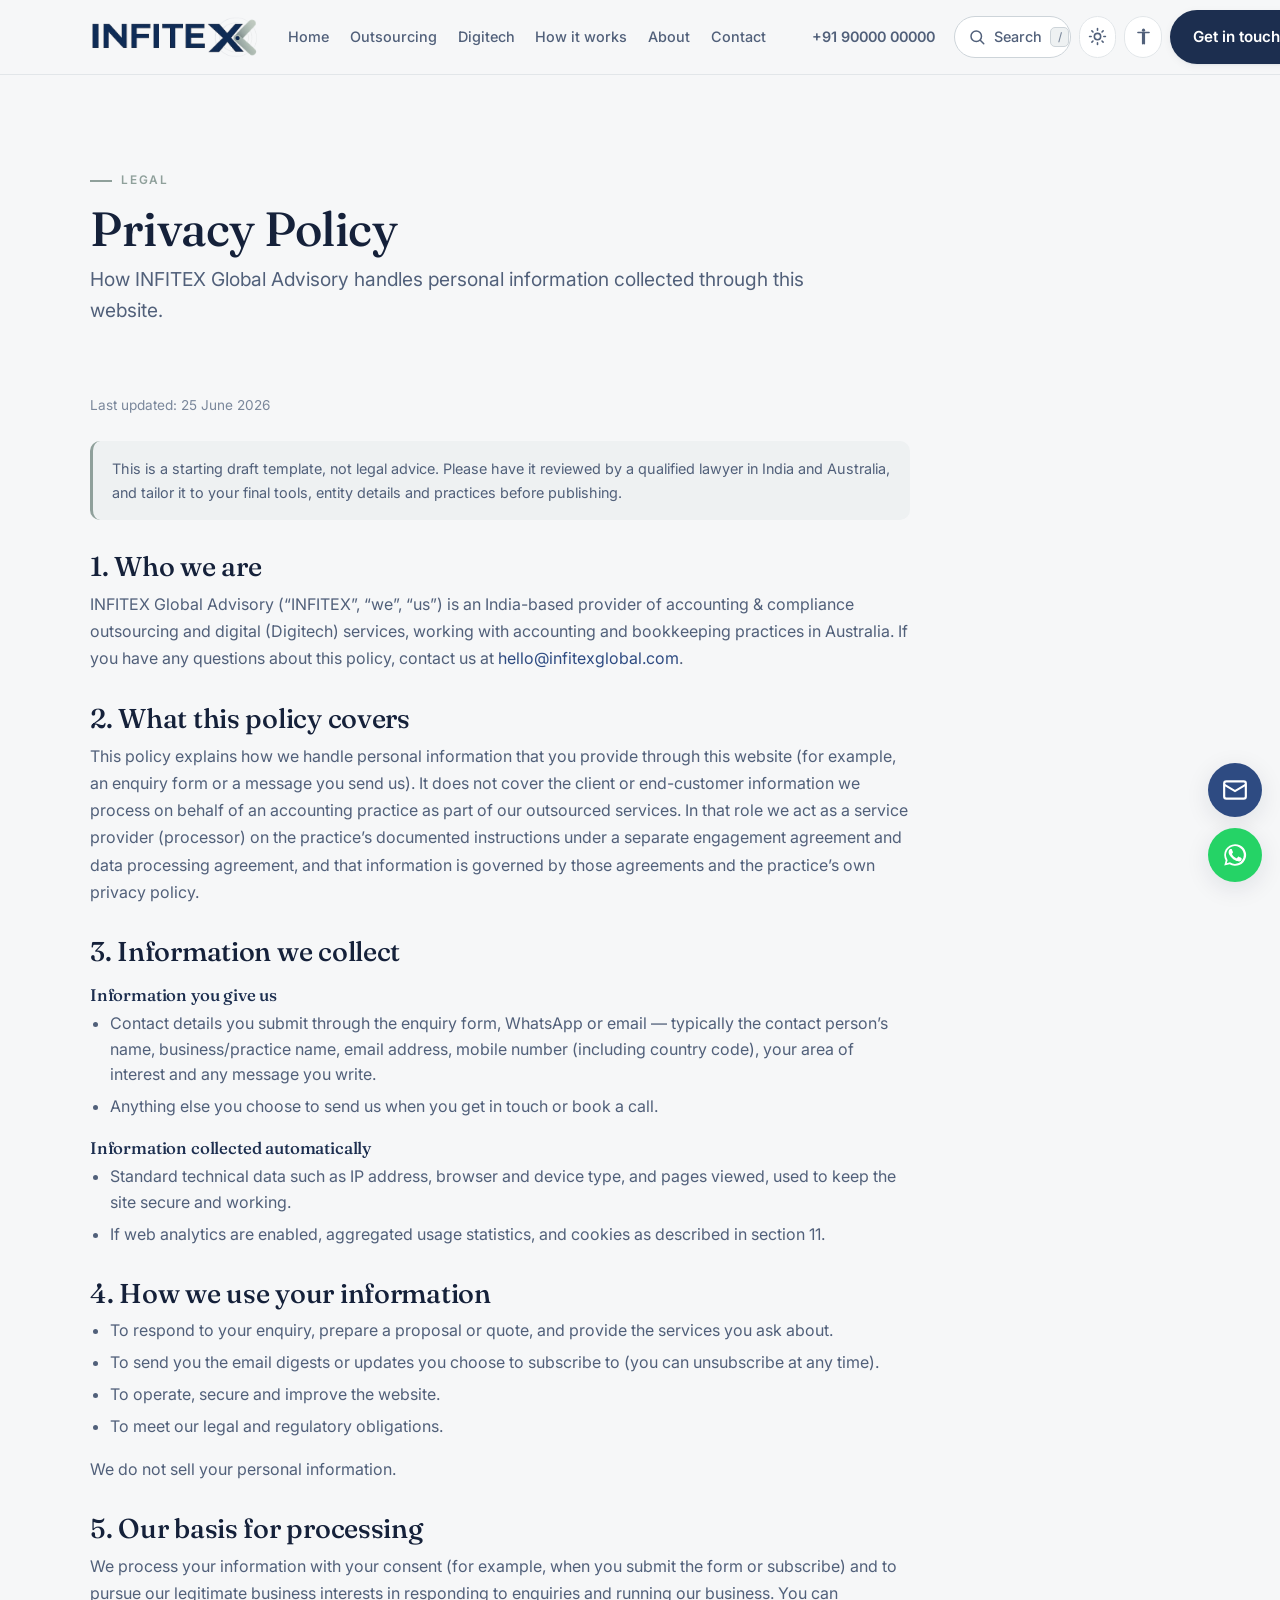
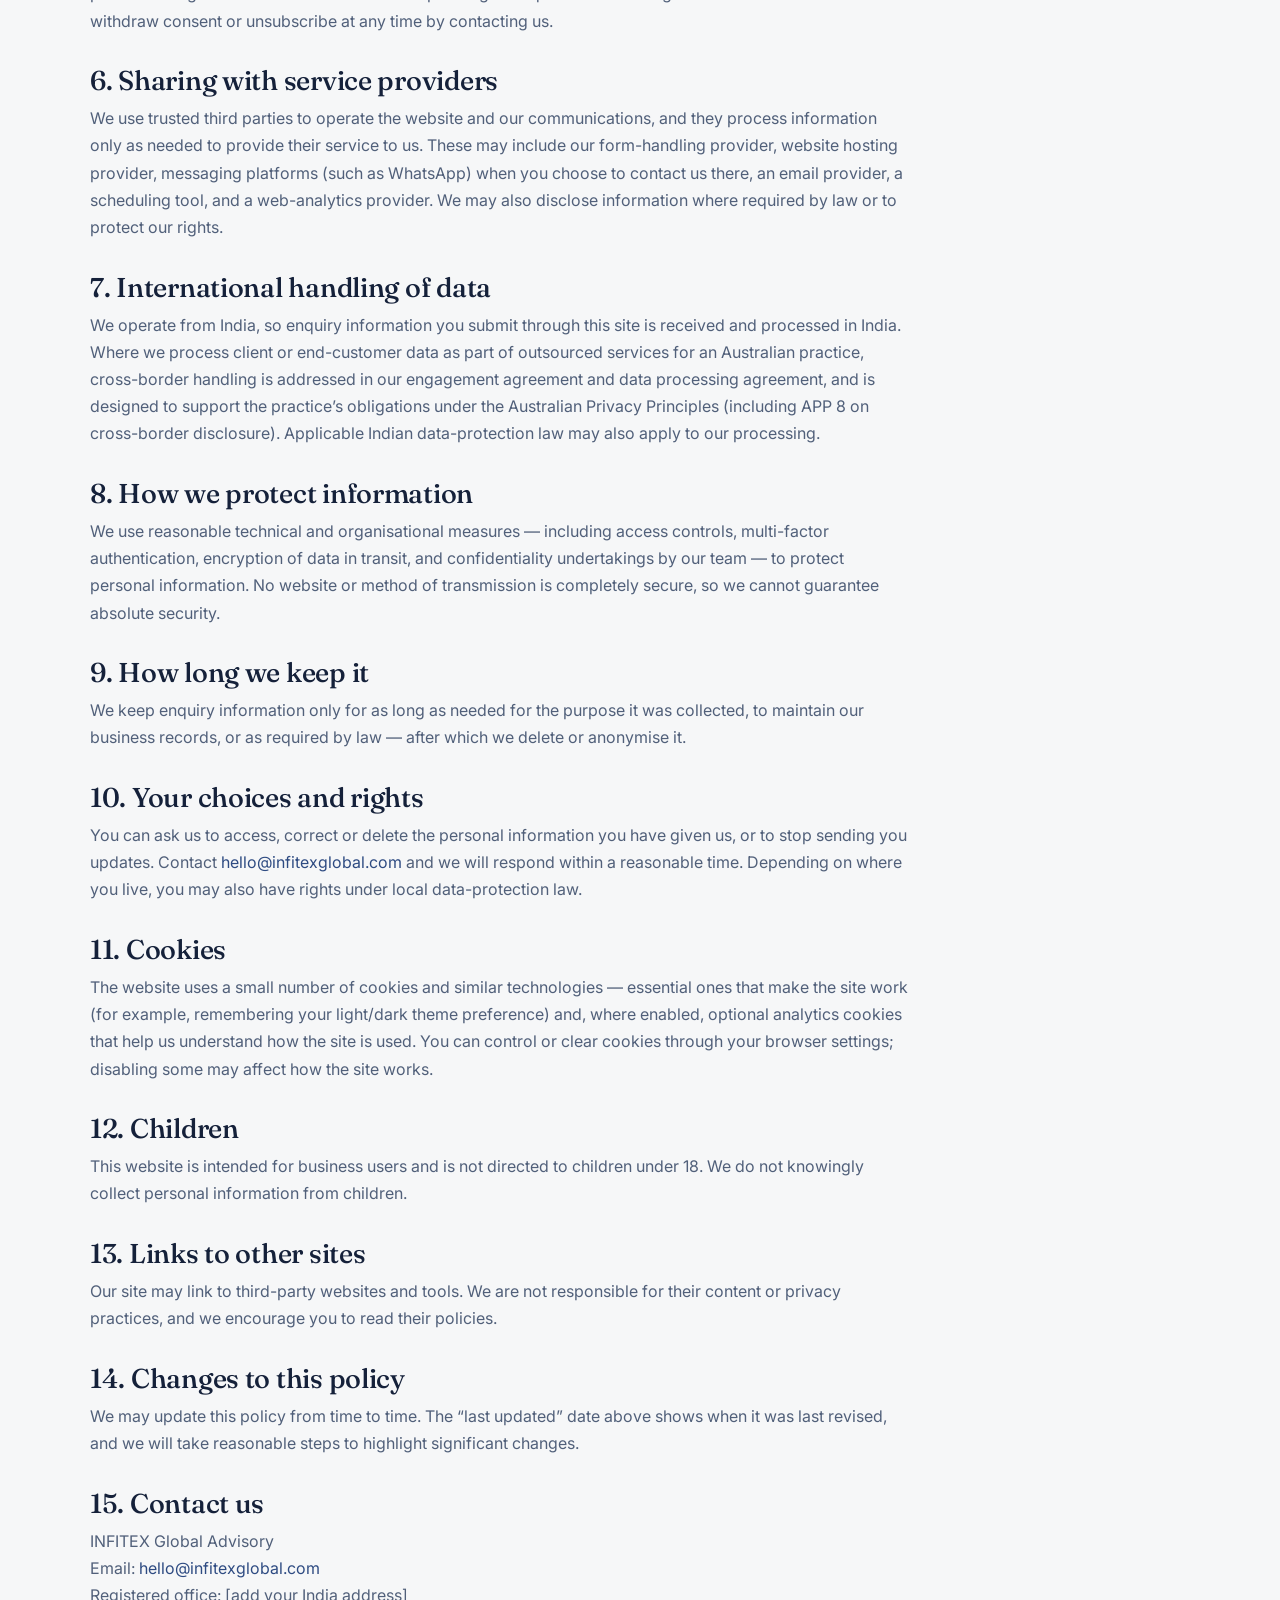
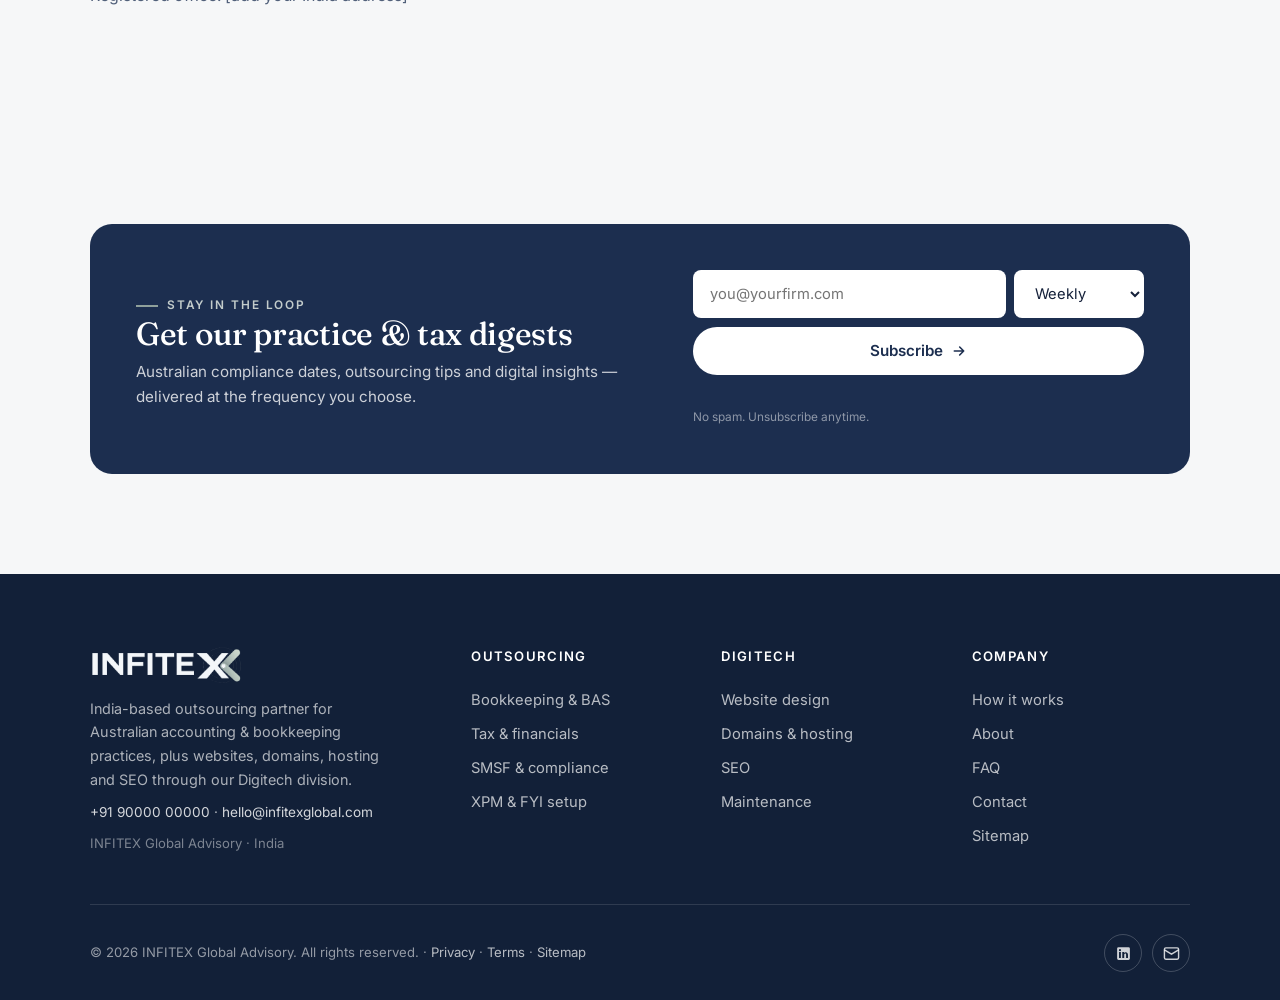
<file: privacy.html>
<!DOCTYPE html>
<html lang="en" data-theme="light" data-contrast="normal" data-grayscale="off">
<head>
<meta charset="UTF-8" />
<meta name="viewport" content="width=device-width, initial-scale=1.0" />
<title>Privacy Policy — INFITEX Global Advisory</title>
<meta name="description" content="How INFITEX Global Advisory handles personal information collected through this website." />
<meta name="theme-color" content="#1C2E4F" />
<script>document.documentElement.classList.add('js');</script>
<link rel="icon" href="data:image/svg+xml,%3Csvg xmlns='http://www.w3.org/2000/svg' viewBox='0 0 32 32'%3E%3Crect width='32' height='32' rx='6' fill='%231C2E4F'/%3E%3Cpath d='M11 9 L22 16 L11 23' fill='none' stroke='%23C3CCCB' stroke-width='3' stroke-linecap='round' stroke-linejoin='round'/%3E%3Ccircle cx='14.5' cy='16' r='2.1' fill='%23C3CCCB'/%3E%3C/svg%3E" />
<link rel="preconnect" href="https://fonts.googleapis.com" /><link rel="preconnect" href="https://fonts.gstatic.com" crossorigin />
<link href="https://fonts.googleapis.com/css2?family=Fraunces:opsz,wght@9..144,400;9..144,500;9..144,600&family=Inter:wght@400;500;600;700&display=swap" rel="stylesheet" />
<link rel="canonical" href="https://www.infitexglobal.com/privacy.html" />
<meta name="robots" content="index, follow, max-image-preview:large" />
<meta name="google-site-verification" content="REPLACE_WITH_GOOGLE_VERIFICATION_CODE" />
<meta name="author" content="INFITEX Global Advisory" />
<meta property="og:type" content="website" />
<meta property="og:site_name" content="INFITEX Global Advisory" />
<meta property="og:locale" content="en_AU" />
<meta property="og:title" content="Privacy Policy — INFITEX Global Advisory" />
<meta property="og:description" content="How INFITEX Global Advisory handles personal information collected through this website." />
<meta property="og:url" content="https://www.infitexglobal.com/privacy.html" />
<meta property="og:image" content="https://www.infitexglobal.com/logo-infitex.png" />
<meta name="twitter:card" content="summary" />
<meta name="twitter:title" content="Privacy Policy — INFITEX Global Advisory" />
<meta name="twitter:description" content="How INFITEX Global Advisory handles personal information collected through this website." />
<meta name="twitter:image" content="https://www.infitexglobal.com/logo-infitex.png" />
<link rel="stylesheet" href="styles.css" />
<script type="application/ld+json">{"@context": "https://schema.org", "@type": "ProfessionalService", "@id": "https://www.infitexglobal.com/#organization", "name": "INFITEX Global Advisory", "url": "https://www.infitexglobal.com/", "logo": "https://www.infitexglobal.com/logo-infitex.png", "image": "https://www.infitexglobal.com/logo-infitex.png", "description": "India-based outsourcing partner for Australian accounting & bookkeeping practices (white-label bookkeeping, BAS/IAS, tax, SMSF and compliance), plus website, domain, hosting and SEO services through our Digitech division.", "email": "hello@infitexglobal.com", "telephone": "+919000000000", "address": {"@type": "PostalAddress", "addressCountry": "IN"}, "areaServed": {"@type": "Country", "name": "Australia"}, "sameAs": ["https://www.linkedin.com/company/infitex-global-advisory"], "contactPoint": {"@type": "ContactPoint", "contactType": "sales", "telephone": "+919000000000", "email": "hello@infitexglobal.com", "areaServed": "AU", "availableLanguage": "en"}}</script>


</head>
<body>
<a href="#main" class="skip">Skip to content</a>

<header class="site">
  <div class="wrap nav">
    <a href="index.html" class="brand" aria-label="INFITEX Global Advisory — home">
      <span class="logo logo-light" role="img" aria-label="INFITEX Global Advisory"></span>
      <span class="logo logo-dark" aria-hidden="true"></span>
    </a>
    <nav class="nav-links" id="navLinks" aria-label="Primary">
      <a href="index.html">Home</a>
      <a href="outsourcing.html">Outsourcing</a>
      <a href="digitech.html">Digitech</a>
      <a href="index.html#how">How it works</a>
      <a href="index.html#about">About</a>
      <a href="index.html#contact">Contact</a>
    </nav>
    <div class="nav-tools">
      <a class="nav-call" href="tel:+919000000000" aria-label="Call INFITEX on +91 90000 00000"><svg viewBox="0 0 24 24" fill="none" stroke="currentColor" stroke-width="1.8"><path d="M22 16.9v3a2 2 0 0 1-2.2 2 19.8 19.8 0 0 1-8.6-3.1 19.5 19.5 0 0 1-6-6A19.8 19.8 0 0 1 2 4.2 2 2 0 0 1 4 2h3a2 2 0 0 1 2 1.7c.1 1 .4 1.9.7 2.8a2 2 0 0 1-.5 2.1L8 9.6a16 16 0 0 0 6 6l1-1a2 2 0 0 1 2.1-.5c.9.3 1.8.6 2.8.7a2 2 0 0 1 1.7 2z"/></svg>+91 90000 00000</a>
      
      <button class="search-trigger" id="searchToggle" aria-label="Search the site" title="Search the site (press /)">
        <svg viewBox="0 0 24 24" fill="none" stroke="currentColor" stroke-width="2" stroke-linecap="round"><circle cx="11" cy="11" r="7"/><path d="M21 21l-4.3-4.3"/></svg>
        <span class="st-label">Search</span>
        <kbd class="st-key">/</kbd>
      </button>
      <button class="icon-btn" id="themeToggle" aria-label="Toggle light or dark theme" title="Toggle theme">
        <svg id="iconSun" viewBox="0 0 24 24" fill="none" stroke="currentColor" stroke-width="2" stroke-linecap="round"><circle cx="12" cy="12" r="4"/><path d="M12 2v2M12 20v2M4.9 4.9l1.4 1.4M17.7 17.7l1.4 1.4M2 12h2M20 12h2M4.9 19.1l1.4-1.4M17.7 6.3l1.4-1.4"/></svg>
        <svg id="iconMoon" viewBox="0 0 24 24" fill="currentColor" style="display:none"><path d="M21 12.8A9 9 0 1 1 11.2 3a7 7 0 0 0 9.8 9.8z"/></svg>
      </button>
      <button class="icon-btn" id="a11yToggle" aria-label="Accessibility options" aria-expanded="false" title="Accessibility">
        <svg viewBox="0 0 24 24" fill="currentColor"><circle cx="12" cy="4" r="2"/><path d="M19 8h-5v13a1 1 0 0 1-2 0v-6h0v6a1 1 0 0 1-2 0V8H5a1 1 0 0 1 0-2h14a1 1 0 0 1 0 2z"/></svg>
      </button>
      <a href="index.html#contact" class="btn btn-primary desktop-cta">Get in touch <svg class="arw" width="16" height="16" viewBox="0 0 24 24" fill="none" stroke="currentColor" stroke-width="2.4" stroke-linecap="round" stroke-linejoin="round"><path d="M5 12h14M13 6l6 6-6 6"/></svg></a>
      <button class="icon-btn menu-toggle" id="menuToggle" aria-label="Open menu" aria-expanded="false"><svg viewBox="0 0 24 24" fill="none" stroke="currentColor" stroke-width="2" stroke-linecap="round"><path d="M3 6h18M3 12h18M3 18h18"/></svg></button>
    </div>
  </div>
</header>

<main id="main">
<section class="hero" style="padding-bottom:clamp(24px,3.5vw,38px)">
  <div class="wrap"><span class="eyebrow">Legal</span>
    <h1 style="font-size:clamp(2rem,4vw,3rem);margin:.7rem 0 .5rem">Privacy Policy</h1>
    <p class="lead" style="max-width:62ch">How INFITEX Global Advisory handles personal information collected through this website.</p>
  </div>
</section>
<section style="padding-top:0"><div class="wrap"><div class="legal">
  <p class="updated">Last updated: 25 June 2026</p>
  <div class="note">This is a starting draft template, not legal advice. Please have it reviewed by a qualified lawyer in India and Australia, and tailor it to your final tools, entity details and practices before publishing.</div>

  <h2>1. Who we are</h2>
  <p>INFITEX Global Advisory (&ldquo;INFITEX&rdquo;, &ldquo;we&rdquo;, &ldquo;us&rdquo;) is an India-based provider of accounting &amp; compliance outsourcing and digital (Digitech) services, working with accounting and bookkeeping practices in Australia. If you have any questions about this policy, contact us at <a href="mailto:hello@infitexglobal.com">hello@infitexglobal.com</a>.</p>

  <h2>2. What this policy covers</h2>
  <p>This policy explains how we handle personal information that you provide through this website (for example, an enquiry form or a message you send us). It does not cover the client or end-customer information we process on behalf of an accounting practice as part of our outsourced services. In that role we act as a service provider (processor) on the practice&rsquo;s documented instructions under a separate engagement agreement and data processing agreement, and that information is governed by those agreements and the practice&rsquo;s own privacy policy.</p>

  <h2>3. Information we collect</h2>
  <h3>Information you give us</h3>
  <ul>
    <li>Contact details you submit through the enquiry form, WhatsApp or email — typically the contact person&rsquo;s name, business/practice name, email address, mobile number (including country code), your area of interest and any message you write.</li>
    <li>Anything else you choose to send us when you get in touch or book a call.</li>
  </ul>
  <h3>Information collected automatically</h3>
  <ul>
    <li>Standard technical data such as IP address, browser and device type, and pages viewed, used to keep the site secure and working.</li>
    <li>If web analytics are enabled, aggregated usage statistics, and cookies as described in section 11.</li>
  </ul>

  <h2>4. How we use your information</h2>
  <ul>
    <li>To respond to your enquiry, prepare a proposal or quote, and provide the services you ask about.</li>
    <li>To send you the email digests or updates you choose to subscribe to (you can unsubscribe at any time).</li>
    <li>To operate, secure and improve the website.</li>
    <li>To meet our legal and regulatory obligations.</li>
  </ul>
  <p>We do not sell your personal information.</p>

  <h2>5. Our basis for processing</h2>
  <p>We process your information with your consent (for example, when you submit the form or subscribe) and to pursue our legitimate business interests in responding to enquiries and running our business. You can withdraw consent or unsubscribe at any time by contacting us.</p>

  <h2>6. Sharing with service providers</h2>
  <p>We use trusted third parties to operate the website and our communications, and they process information only as needed to provide their service to us. These may include our form-handling provider, website hosting provider, messaging platforms (such as WhatsApp) when you choose to contact us there, an email provider, a scheduling tool, and a web-analytics provider. We may also disclose information where required by law or to protect our rights.</p>

  <h2>7. International handling of data</h2>
  <p>We operate from India, so enquiry information you submit through this site is received and processed in India. Where we process client or end-customer data as part of outsourced services for an Australian practice, cross-border handling is addressed in our engagement agreement and data processing agreement, and is designed to support the practice&rsquo;s obligations under the Australian Privacy Principles (including APP 8 on cross-border disclosure). Applicable Indian data-protection law may also apply to our processing.</p>

  <h2>8. How we protect information</h2>
  <p>We use reasonable technical and organisational measures — including access controls, multi-factor authentication, encryption of data in transit, and confidentiality undertakings by our team — to protect personal information. No website or method of transmission is completely secure, so we cannot guarantee absolute security.</p>

  <h2>9. How long we keep it</h2>
  <p>We keep enquiry information only for as long as needed for the purpose it was collected, to maintain our business records, or as required by law — after which we delete or anonymise it.</p>

  <h2>10. Your choices and rights</h2>
  <p>You can ask us to access, correct or delete the personal information you have given us, or to stop sending you updates. Contact <a href="mailto:hello@infitexglobal.com">hello@infitexglobal.com</a> and we will respond within a reasonable time. Depending on where you live, you may also have rights under local data-protection law.</p>

  <h2>11. Cookies</h2>
  <p>The website uses a small number of cookies and similar technologies — essential ones that make the site work (for example, remembering your light/dark theme preference) and, where enabled, optional analytics cookies that help us understand how the site is used. You can control or clear cookies through your browser settings; disabling some may affect how the site works.</p>

  <h2>12. Children</h2>
  <p>This website is intended for business users and is not directed to children under 18. We do not knowingly collect personal information from children.</p>

  <h2>13. Links to other sites</h2>
  <p>Our site may link to third-party websites and tools. We are not responsible for their content or privacy practices, and we encourage you to read their policies.</p>

  <h2>14. Changes to this policy</h2>
  <p>We may update this policy from time to time. The &ldquo;last updated&rdquo; date above shows when it was last revised, and we will take reasonable steps to highlight significant changes.</p>

  <h2>15. Contact us</h2>
  <p>INFITEX Global Advisory<br>Email: <a href="mailto:hello@infitexglobal.com">hello@infitexglobal.com</a><br>Registered office: [add your India address]</p>
</div></div></section>
</main>

<section id="subscribe">
  <div class="wrap">
    <div class="subscribe reveal">
      <div class="sub-copy">
        <span class="eyebrow" style="color:var(--steel-light)">Stay in the loop</span>
        <h3>Get our practice &amp; tax digests</h3>
        <p>Australian compliance dates, outsourcing tips and digital insights — delivered at the frequency you choose.</p>
      </div>
      <form class="sub-form" id="subForm" novalidate>
        <div class="sub-row">
          <input type="email" name="email" aria-label="Your email address" placeholder="you@yourfirm.com" required />
          <select name="frequency" aria-label="Digest frequency"><option>Daily</option><option selected>Weekly</option><option>Monthly</option></select>
        </div>
        <button type="submit" class="btn btn-onlight" style="width:100%;justify-content:center">Subscribe <svg class="arw" width="16" height="16" viewBox="0 0 24 24" fill="none" stroke="currentColor" stroke-width="2.4" stroke-linecap="round" stroke-linejoin="round"><path d="M5 12h14M13 6l6 6-6 6"/></svg></button>
        <div class="sub-msg" id="subMsg" role="status" aria-live="polite"></div>
        <span class="sub-note">No spam. Unsubscribe anytime.</span>
      </form>
    </div>
  </div>
</section>

<footer class="site">
  <div class="wrap">
    <div class="foot-grid">
      <div class="foot-brand">
        <span class="foot-logo" role="img" aria-label="INFITEX Global Advisory"></span>
        <p>India-based outsourcing partner for Australian accounting &amp; bookkeeping practices, plus websites, domains, hosting and SEO through our Digitech division.</p>
        <p style="font-size:.85rem;margin-bottom:.6rem"><a href="tel:+919000000000" style="color:rgba(255,255,255,.82)">+91 90000 00000</a> &middot; <a href="mailto:hello@infitexglobal.com" style="color:rgba(255,255,255,.82)">hello@infitexglobal.com</a></p>
        <p style="font-size:.82rem;color:rgba(255,255,255,.45)">INFITEX Global Advisory · India</p>
      </div>
      <div class="foot-col"><h5>Outsourcing</h5><a href="outsourcing.html">Bookkeeping &amp; BAS</a><a href="outsourcing.html">Tax &amp; financials</a><a href="outsourcing.html">SMSF &amp; compliance</a><a href="outsourcing.html">XPM &amp; FYI setup</a></div>
      <div class="foot-col"><h5>Digitech</h5><a href="digitech.html">Website design</a><a href="digitech.html">Domains &amp; hosting</a><a href="digitech.html">SEO</a><a href="digitech.html">Maintenance</a></div>
      <div class="foot-col"><h5>Company</h5><a href="index.html#how">How it works</a><a href="index.html#about">About</a><a href="index.html#faq">FAQ</a><a href="index.html#contact">Contact</a><a href="sitemap.html">Sitemap</a></div>
    </div>
    <div class="foot-bottom">
      <span>© <span id="yr"></span> INFITEX Global Advisory. All rights reserved. · <a href="privacy.html" style="color:rgba(255,255,255,.7)">Privacy</a> · <a href="terms.html" style="color:rgba(255,255,255,.7)">Terms</a> · <a href="sitemap.html" style="color:rgba(255,255,255,.7)">Sitemap</a></span>
      <div class="social">
        <a href="#" aria-label="LinkedIn" target="_blank" rel="noopener"><svg viewBox="0 0 24 24" fill="currentColor"><path d="M19 3a2 2 0 0 1 2 2v14a2 2 0 0 1-2 2H5a2 2 0 0 1-2-2V5a2 2 0 0 1 2-2zM8.3 18.3V10H5.7v8.3zM7 8.8a1.5 1.5 0 1 0 0-3 1.5 1.5 0 0 0 0 3zm11.3 9.5v-4.6c0-2.4-1.3-3.6-3-3.6a2.6 2.6 0 0 0-2.4 1.3V10H10.3c0 .7 0 8.3 0 8.3H13v-4.6c0-.2 0-.5.1-.7a1.4 1.4 0 0 1 1.3-1c1 0 1.3.7 1.3 1.8v4.5z"/></svg></a>
        <a href="mailto:hello@infitexglobal.com" aria-label="Email"><svg viewBox="0 0 24 24" fill="none" stroke="currentColor" stroke-width="2"><rect x="2" y="4" width="20" height="16" rx="2"/><path d="m22 7-10 6L2 7"/></svg></a>
      </div>
    </div>
  </div>
</footer>

<div class="float-stack">
  <button class="fab fab-top" id="toTop" aria-label="Back to top"><svg viewBox="0 0 24 24" fill="none" stroke="currentColor" stroke-width="2.5" stroke-linecap="round" stroke-linejoin="round"><path d="M12 19V5M5 12l7-7 7 7"/></svg></button>
  <a class="fab fab-email" id="emFab" href="mailto:hello@infitexglobal.com" aria-label="Email us"><svg viewBox="0 0 24 24" fill="none" stroke="currentColor" stroke-width="2"><rect x="2" y="4" width="20" height="16" rx="2"/><path d="m22 7-10 6L2 7"/></svg></a>
  <a class="fab fab-wa" id="waFab" href="https://wa.me/919000000000?text=Hi%20INFITEX" target="_blank" rel="noopener" aria-label="Chat on WhatsApp"><svg viewBox="0 0 24 24" fill="currentColor"><path d="M17.5 14.4c-.3-.2-1.7-.8-2-.9-.3-.1-.5-.2-.7.2-.2.3-.7.9-.9 1.1-.2.2-.3.2-.6.1-1.7-.9-2.9-1.6-4-3.6-.3-.5.3-.5.8-1.6.1-.2 0-.4 0-.5-.1-.1-.7-1.6-.9-2.2-.2-.6-.5-.5-.7-.5h-.6c-.2 0-.5.1-.8.4-.3.3-1 1-1 2.5s1.1 2.9 1.2 3.1c.2.2 2.1 3.3 5.2 4.6 1.9.8 2.7.9 3.6.8.6-.1 1.7-.7 1.9-1.4.2-.7.2-1.2.2-1.4-.1-.1-.3-.2-.6-.3z"/><path d="M12 2a10 10 0 0 0-8.6 15l-1.3 4.8 4.9-1.3A10 10 0 1 0 12 2zm0 18.2c-1.5 0-3-.4-4.3-1.2l-.3-.2-3 .8.8-2.9-.2-.3A8.2 8.2 0 1 1 12 20.2z"/></svg></a>
</div>

<div class="lead-pop wa" id="waPop" role="dialog" aria-label="Message us on WhatsApp">
  <div class="pop-head"><svg viewBox="0 0 24 24" fill="currentColor"><path d="M17.5 14.4c-.3-.2-1.7-.8-2-.9-.3-.1-.5-.2-.7.2-.2.3-.7.9-.9 1.1-.2.2-.3.2-.6.1-1.7-.9-2.9-1.6-4-3.6-.3-.5.3-.5.8-1.6.1-.2 0-.4 0-.5-.1-.1-.7-1.6-.9-2.2-.2-.6-.5-.5-.7-.5h-.6c-.2 0-.5.1-.8.4-.3.3-1 1-1 2.5s1.1 2.9 1.2 3.1c.2.2 2.1 3.3 5.2 4.6 1.9.8 2.7.9 3.6.8.6-.1 1.7-.7 1.9-1.4.2-.7.2-1.2.2-1.4-.1-.1-.3-.2-.6-.3z"/><path d="M12 2a10 10 0 0 0-8.6 15l-1.3 4.8 4.9-1.3A10 10 0 1 0 12 2zm0 18.2c-1.5 0-3-.4-4.3-1.2l-.3-.2-3 .8.8-2.9-.2-.3A8.2 8.2 0 1 1 12 20.2z"/></svg><b>Message us on WhatsApp</b><button class="pop-close" id="waClose" aria-label="Close">&times;</button></div>
  <div class="pop-body">
    <p class="intro">Fill this in and we'll prepare your message, ready to send.</p>
    <div class="field"><label for="waName">Contact person name *</label><input id="waName" type="text" autocomplete="name" placeholder="Your name" /></div>
    <div class="field"><label for="waEmail">Email *</label><input id="waEmail" type="email" autocomplete="email" placeholder="you@example.com" /></div>
    <div class="field"><label for="waMobile">Mobile *</label><div class="phone-row"><select id="waCc" aria-label="Country code"><option value="+61" selected>+61 Australia</option><option value="+91">+91 India</option><option value="+64">+64 New Zealand</option><option value="+44">+44 United Kingdom</option><option value="+1">+1 USA / Canada</option><option value="+971">+971 UAE</option><option value="+65">+65 Singapore</option><option value="+353">+353 Ireland</option><option value="+27">+27 South Africa</option><option value="+60">+60 Malaysia</option><option value="+63">+63 Philippines</option><option value="+880">+880 Bangladesh</option><option value="+94">+94 Sri Lanka</option><option value="+977">+977 Nepal</option></select><input id="waMobile" type="tel" inputmode="numeric" maxlength="10" autocomplete="tel" placeholder="10-digit number" /></div></div>
    <div class="field"><label for="waCompany">Practice / business</label><input id="waCompany" type="text" placeholder="Optional" /></div>
    <div class="field"><label for="waInterest">Interested in</label><select id="waInterest"><option>Accounting &amp; compliance outsourcing</option><option>Digitech — website / domain / hosting</option><option>Digitech — SEO &amp; Google Business Profile</option><option>Both divisions</option><option>Something else</option></select></div>
    <div class="field"><label for="waMessage">Message</label><textarea id="waMessage" placeholder="A few words about what you need…"></textarea></div>
    <div class="perr" id="waErr">Please add your name and a short message.</div>
    <button class="btn pop-submit" id="waSend" style="background:#25D366;color:#fff">Open WhatsApp <svg class="arw" width="16" height="16" viewBox="0 0 24 24" fill="none" stroke="currentColor" stroke-width="2.4" stroke-linecap="round" stroke-linejoin="round"><path d="M5 12h14M13 6l6 6-6 6"/></svg></button>
  </div>
</div>

<div class="lead-pop em" id="emPop" role="dialog" aria-label="Email us">
  <div class="pop-head"><svg viewBox="0 0 24 24" fill="none" stroke="currentColor" stroke-width="2"><rect x="2" y="4" width="20" height="16" rx="2"/><path d="m22 7-10 6L2 7"/></svg><b>Email us</b><button class="pop-close" id="emClose" aria-label="Close">&times;</button></div>
  <div class="pop-body">
    <p class="intro">Fill this in and we'll prepare your message, ready to send.</p>
    <div class="field"><label for="emName">Contact person name *</label><input id="emName" type="text" autocomplete="name" placeholder="Your name" /></div>
    <div class="field"><label for="emEmail">Email *</label><input id="emEmail" type="email" autocomplete="email" placeholder="you@example.com" /></div>
    <div class="field"><label for="emMobile">Mobile *</label><div class="phone-row"><select id="emCc" aria-label="Country code"><option value="+61" selected>+61 Australia</option><option value="+91">+91 India</option><option value="+64">+64 New Zealand</option><option value="+44">+44 United Kingdom</option><option value="+1">+1 USA / Canada</option><option value="+971">+971 UAE</option><option value="+65">+65 Singapore</option><option value="+353">+353 Ireland</option><option value="+27">+27 South Africa</option><option value="+60">+60 Malaysia</option><option value="+63">+63 Philippines</option><option value="+880">+880 Bangladesh</option><option value="+94">+94 Sri Lanka</option><option value="+977">+977 Nepal</option></select><input id="emMobile" type="tel" inputmode="numeric" maxlength="10" autocomplete="tel" placeholder="10-digit number" /></div></div>
    <div class="field"><label for="emCompany">Practice / business</label><input id="emCompany" type="text" placeholder="Optional" /></div>
    <div class="field"><label for="emInterest">Interested in</label><select id="emInterest"><option>Accounting &amp; compliance outsourcing</option><option>Digitech — website / domain / hosting</option><option>Digitech — SEO &amp; Google Business Profile</option><option>Both divisions</option><option>Something else</option></select></div>
    <div class="field"><label for="emMessage">Message</label><textarea id="emMessage" placeholder="A few words about what you need…"></textarea></div>
    <div class="perr" id="emErr">Please add your name and a short message.</div>
    <button class="btn pop-submit" id="emSend" style="background:var(--navy);color:#fff">Open email app <svg class="arw" width="16" height="16" viewBox="0 0 24 24" fill="none" stroke="currentColor" stroke-width="2.4" stroke-linecap="round" stroke-linejoin="round"><path d="M5 12h14M13 6l6 6-6 6"/></svg></button>
  </div>
</div>

<div class="a11y-panel" id="a11yPanel" role="dialog" aria-label="Accessibility options">
  <h4>Accessibility <button id="a11yClose" aria-label="Close accessibility panel">×</button></h4>
  <div class="a11y-row"><span>Text size</span><div class="ctrls"><button id="fsMinus" aria-label="Decrease text size">A−</button><button id="fsReset" aria-label="Reset text size">A</button><button id="fsPlus" aria-label="Increase text size">A+</button></div></div>
  <div class="a11y-row"><span>High contrast</span><div class="ctrls"><button id="contrastBtn" aria-pressed="false">Off</button></div></div>
  <div class="a11y-row"><span>Grayscale</span><div class="ctrls"><button id="grayscaleBtn" aria-pressed="false">Off</button></div></div>
  <div class="a11y-row"><span>Theme</span><div class="ctrls"><button id="themeBtn2">Light / Dark</button></div></div>
</div>

<!-- SITE SEARCH OVERLAY -->
<div class="search-overlay" id="searchOverlay" role="dialog" aria-modal="true" aria-label="Search the site">
  <div class="search-box" role="combobox" aria-expanded="true" aria-haspopup="listbox" aria-owns="searchResults">
    <div class="search-field">
      <svg viewBox="0 0 24 24" fill="none" stroke="currentColor" stroke-width="2" stroke-linecap="round"><circle cx="11" cy="11" r="7"/><path d="M21 21l-4.3-4.3"/></svg>
      <input type="text" id="searchInput" placeholder="Search pages, services and FAQs…" autocomplete="off" spellcheck="false" aria-label="Search query" aria-controls="searchResults" aria-autocomplete="list" />
      <button class="search-clear" id="searchClear" aria-label="Clear search" type="button">×</button>
      <kbd>Esc</kbd>
    </div>
    <div class="search-results" id="searchResults" role="listbox" aria-label="Search results"></div>
    <div class="search-foot">
      <span class="sf-key"><kbd>↑</kbd><kbd>↓</kbd> to navigate</span>
      <span class="sf-key"><kbd>↵</kbd> to open</span>
      <span class="sf-key"><kbd>Esc</kbd> to close</span>
    </div>
  </div>
</div>

<script src="app.js"></script>
</body>
</html>
</file>
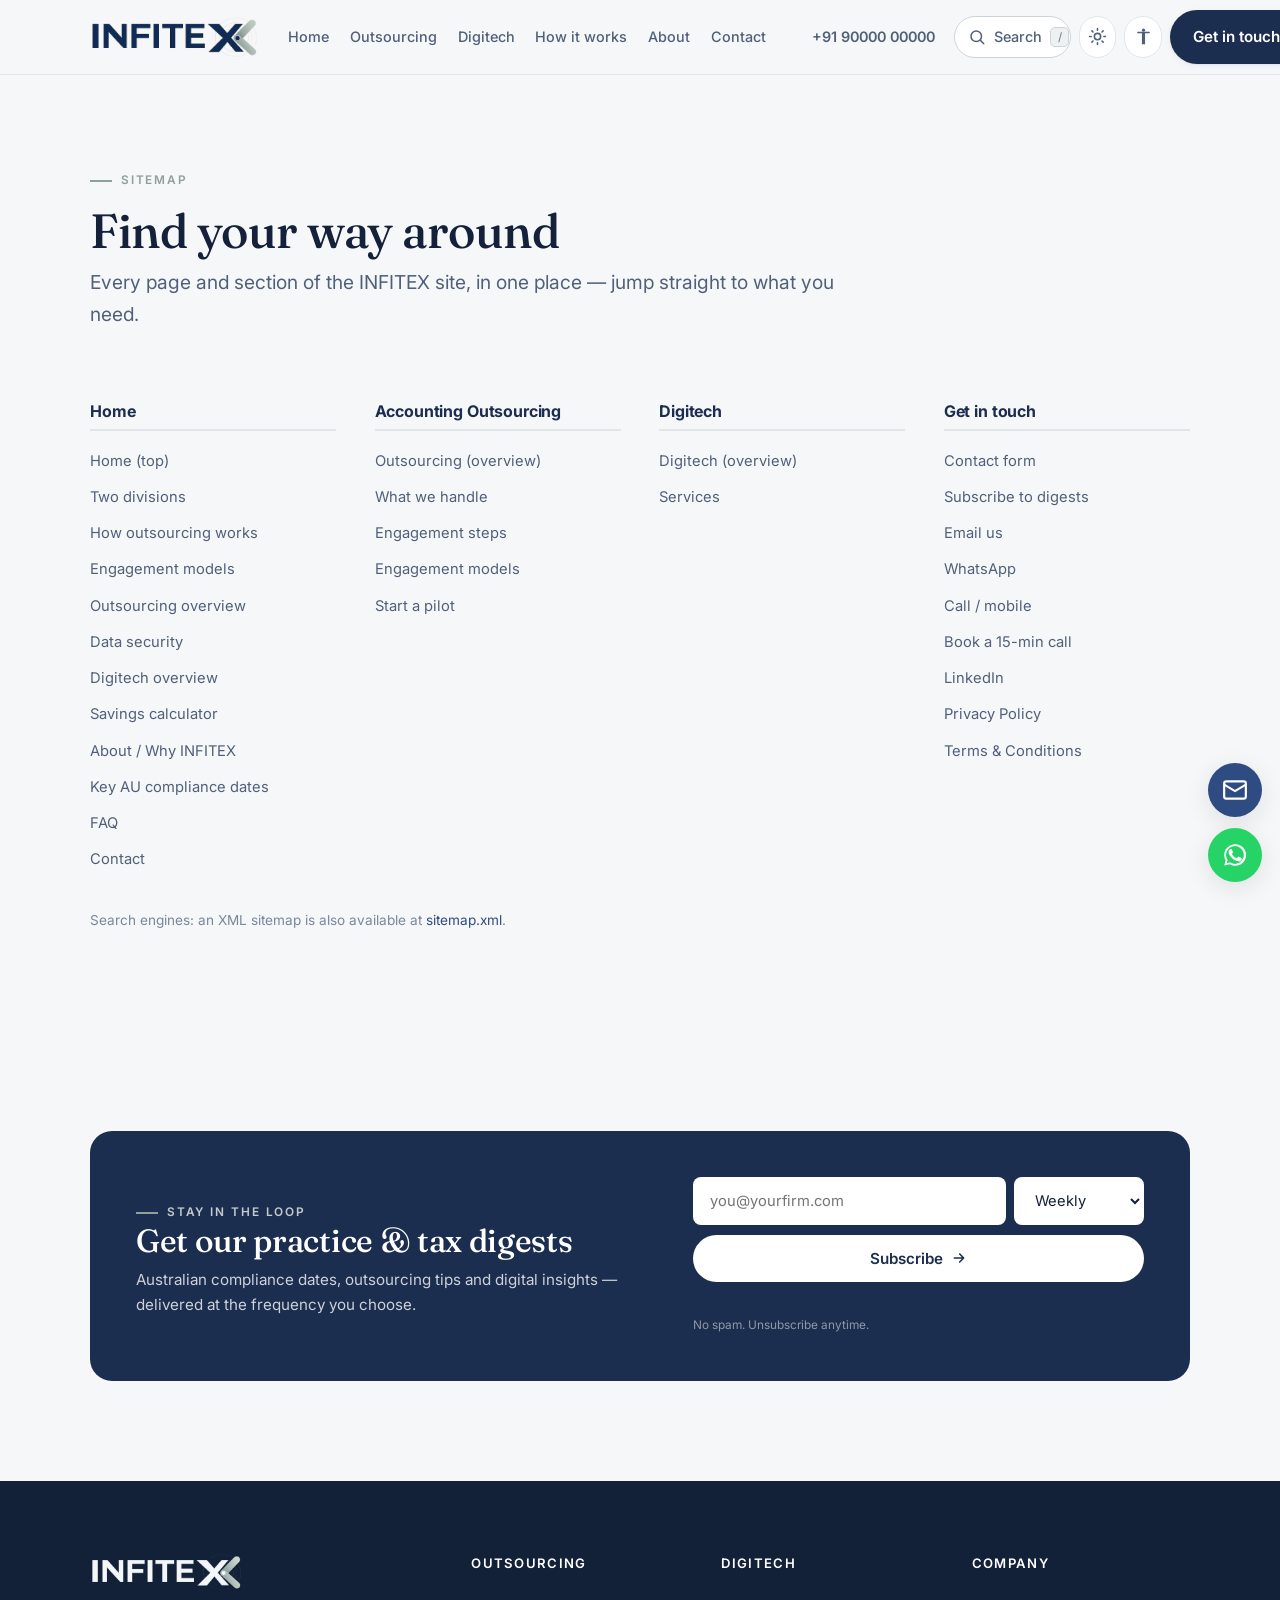
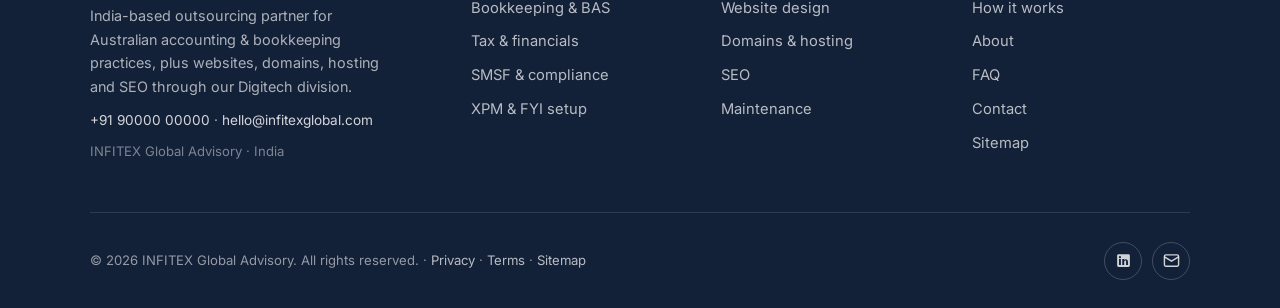
<file: sitemap.html>
<!DOCTYPE html>
<html lang="en" data-theme="light" data-contrast="normal" data-grayscale="off">
<head>
<meta charset="UTF-8" />
<meta name="viewport" content="width=device-width, initial-scale=1.0" />
<title>Sitemap — INFITEX Global Advisory</title>
<meta name="description" content="Full sitemap of INFITEX Global Advisory — accounting outsourcing and Digitech pages and sections." />
<meta name="theme-color" content="#1C2E4F" />
<script>document.documentElement.classList.add('js');</script>
<link rel="icon" href="data:image/svg+xml,%3Csvg xmlns='http://www.w3.org/2000/svg' viewBox='0 0 32 32'%3E%3Crect width='32' height='32' rx='6' fill='%231C2E4F'/%3E%3Cpath d='M11 9 L22 16 L11 23' fill='none' stroke='%23C3CCCB' stroke-width='3' stroke-linecap='round' stroke-linejoin='round'/%3E%3Ccircle cx='14.5' cy='16' r='2.1' fill='%23C3CCCB'/%3E%3C/svg%3E" />
<link rel="preconnect" href="https://fonts.googleapis.com" /><link rel="preconnect" href="https://fonts.gstatic.com" crossorigin />
<link href="https://fonts.googleapis.com/css2?family=Fraunces:opsz,wght@9..144,400;9..144,500;9..144,600&family=Inter:wght@400;500;600;700&display=swap" rel="stylesheet" />
<link rel="canonical" href="https://www.infitexglobal.com/sitemap.html" />
<meta name="robots" content="index, follow, max-image-preview:large" />
<meta name="google-site-verification" content="REPLACE_WITH_GOOGLE_VERIFICATION_CODE" />
<meta name="author" content="INFITEX Global Advisory" />
<meta property="og:type" content="website" />
<meta property="og:site_name" content="INFITEX Global Advisory" />
<meta property="og:locale" content="en_AU" />
<meta property="og:title" content="Sitemap — INFITEX Global Advisory" />
<meta property="og:description" content="Every page and section of the INFITEX site in one place." />
<meta property="og:url" content="https://www.infitexglobal.com/sitemap.html" />
<meta property="og:image" content="https://www.infitexglobal.com/logo-infitex.png" />
<meta name="twitter:card" content="summary" />
<meta name="twitter:title" content="Sitemap — INFITEX Global Advisory" />
<meta name="twitter:description" content="Every page and section of the INFITEX site in one place." />
<meta name="twitter:image" content="https://www.infitexglobal.com/logo-infitex.png" />
<link rel="stylesheet" href="styles.css" />
<script type="application/ld+json">{"@context": "https://schema.org", "@type": "ProfessionalService", "@id": "https://www.infitexglobal.com/#organization", "name": "INFITEX Global Advisory", "url": "https://www.infitexglobal.com/", "logo": "https://www.infitexglobal.com/logo-infitex.png", "image": "https://www.infitexglobal.com/logo-infitex.png", "description": "India-based outsourcing partner for Australian accounting & bookkeeping practices (white-label bookkeeping, BAS/IAS, tax, SMSF and compliance), plus website, domain, hosting and SEO services through our Digitech division.", "email": "hello@infitexglobal.com", "telephone": "+919000000000", "address": {"@type": "PostalAddress", "addressCountry": "IN"}, "areaServed": {"@type": "Country", "name": "Australia"}, "sameAs": ["https://www.linkedin.com/company/infitex-global-advisory"], "contactPoint": {"@type": "ContactPoint", "contactType": "sales", "telephone": "+919000000000", "email": "hello@infitexglobal.com", "areaServed": "AU", "availableLanguage": "en"}}</script>


</head>
<body>
<a href="#main" class="skip">Skip to content</a>

<header class="site">
  <div class="wrap nav">
    <a href="index.html" class="brand" aria-label="INFITEX Global Advisory — home">
      <span class="logo logo-light" role="img" aria-label="INFITEX Global Advisory"></span>
      <span class="logo logo-dark" aria-hidden="true"></span>
    </a>
    <nav class="nav-links" id="navLinks" aria-label="Primary">
      <a href="index.html">Home</a>
      <a href="outsourcing.html">Outsourcing</a>
      <a href="digitech.html">Digitech</a>
      <a href="index.html#how">How it works</a>
      <a href="index.html#about">About</a>
      <a href="index.html#contact">Contact</a>
    </nav>
    <div class="nav-tools">
      <a class="nav-call" href="tel:+919000000000" aria-label="Call INFITEX on +91 90000 00000"><svg viewBox="0 0 24 24" fill="none" stroke="currentColor" stroke-width="1.8"><path d="M22 16.9v3a2 2 0 0 1-2.2 2 19.8 19.8 0 0 1-8.6-3.1 19.5 19.5 0 0 1-6-6A19.8 19.8 0 0 1 2 4.2 2 2 0 0 1 4 2h3a2 2 0 0 1 2 1.7c.1 1 .4 1.9.7 2.8a2 2 0 0 1-.5 2.1L8 9.6a16 16 0 0 0 6 6l1-1a2 2 0 0 1 2.1-.5c.9.3 1.8.6 2.8.7a2 2 0 0 1 1.7 2z"/></svg>+91 90000 00000</a>
      
      <button class="search-trigger" id="searchToggle" aria-label="Search the site" title="Search the site (press /)">
        <svg viewBox="0 0 24 24" fill="none" stroke="currentColor" stroke-width="2" stroke-linecap="round"><circle cx="11" cy="11" r="7"/><path d="M21 21l-4.3-4.3"/></svg>
        <span class="st-label">Search</span>
        <kbd class="st-key">/</kbd>
      </button>
      <button class="icon-btn" id="themeToggle" aria-label="Toggle light or dark theme" title="Toggle theme">
        <svg id="iconSun" viewBox="0 0 24 24" fill="none" stroke="currentColor" stroke-width="2" stroke-linecap="round"><circle cx="12" cy="12" r="4"/><path d="M12 2v2M12 20v2M4.9 4.9l1.4 1.4M17.7 17.7l1.4 1.4M2 12h2M20 12h2M4.9 19.1l1.4-1.4M17.7 6.3l1.4-1.4"/></svg>
        <svg id="iconMoon" viewBox="0 0 24 24" fill="currentColor" style="display:none"><path d="M21 12.8A9 9 0 1 1 11.2 3a7 7 0 0 0 9.8 9.8z"/></svg>
      </button>
      <button class="icon-btn" id="a11yToggle" aria-label="Accessibility options" aria-expanded="false" title="Accessibility">
        <svg viewBox="0 0 24 24" fill="currentColor"><circle cx="12" cy="4" r="2"/><path d="M19 8h-5v13a1 1 0 0 1-2 0v-6h0v6a1 1 0 0 1-2 0V8H5a1 1 0 0 1 0-2h14a1 1 0 0 1 0 2z"/></svg>
      </button>
      <a href="index.html#contact" class="btn btn-primary desktop-cta">Get in touch <svg class="arw" width="16" height="16" viewBox="0 0 24 24" fill="none" stroke="currentColor" stroke-width="2.4" stroke-linecap="round" stroke-linejoin="round"><path d="M5 12h14M13 6l6 6-6 6"/></svg></a>
      <button class="icon-btn menu-toggle" id="menuToggle" aria-label="Open menu" aria-expanded="false"><svg viewBox="0 0 24 24" fill="none" stroke="currentColor" stroke-width="2" stroke-linecap="round"><path d="M3 6h18M3 12h18M3 18h18"/></svg></button>
    </div>
  </div>
</header>

<main id="main">
<section class="hero" style="padding-bottom:clamp(28px,4vw,44px)">
  <div class="wrap">
    <span class="eyebrow">Sitemap</span>
    <h1 style="font-size:clamp(2rem,4vw,3rem);margin:.8rem 0 .6rem">Find your way around</h1>
    <p class="lead" style="max-width:62ch">Every page and section of the INFITEX site, in one place — jump straight to what you need.</p>
  </div>
</section>
<section style="padding-top:0">
  <div class="wrap">
    <div class="sitemap-grid">
      <div class="sitemap-col">
        <h3>Home</h3>
        <ul>
          <li><a href="index.html">Home (top)</a></li>
          <li><a href="index.html#divisions">Two divisions</a></li>
          <li><a href="index.html#how">How outsourcing works</a></li>
          <li><a href="index.html#models">Engagement models</a></li>
          <li><a href="index.html#outsourcing-overview">Outsourcing overview</a></li>
          <li><a href="index.html#security">Data security</a></li>
          <li><a href="index.html#digitech-overview">Digitech overview</a></li>
          <li><a href="index.html#savings">Savings calculator</a></li>
          <li><a href="index.html#about">About / Why INFITEX</a></li>
          <li><a href="index.html#calendar">Key AU compliance dates</a></li>
          <li><a href="index.html#faq">FAQ</a></li>
          <li><a href="index.html#contact">Contact</a></li>
        </ul>
      </div>
      <div class="sitemap-col">
        <h3>Accounting Outsourcing</h3>
        <ul>
          <li><a href="outsourcing.html">Outsourcing (overview)</a></li>
          <li><a href="outsourcing.html#scope">What we handle</a></li>
          <li><a href="outsourcing.html#engagement">Engagement steps</a></li>
          <li><a href="outsourcing.html#models">Engagement models</a></li>
          <li><a href="outsourcing.html#pilot">Start a pilot</a></li>
        </ul>
      </div>
      <div class="sitemap-col">
        <h3>Digitech</h3>
        <ul>
          <li><a href="digitech.html">Digitech (overview)</a></li>
          <li><a href="digitech.html#services">Services</a></li>
        </ul>
      </div>
      <div class="sitemap-col">
        <h3>Get in touch</h3>
        <ul>
          <li><a href="index.html#contact">Contact form</a></li>
          <li><a href="index.html#subscribe">Subscribe to digests</a></li>
          <li><a href="mailto:hello@infitexglobal.com">Email us</a></li>
          <li><a href="https://wa.me/919000000000" target="_blank" rel="noopener">WhatsApp</a></li>
          <li><a href="tel:+919000000000">Call / mobile</a></li>
          <li><a href="https://calendly.com/infitex/intro" target="_blank" rel="noopener">Book a 15-min call</a></li>
          <li><a href="#">LinkedIn</a></li>
          <li><a href="privacy.html">Privacy Policy</a></li>
          <li><a href="terms.html">Terms &amp; Conditions</a></li>
        </ul>
      </div>
    </div>
    <p style="margin-top:2rem;font-size:.85rem;color:var(--ink-faint)">Search engines: an XML sitemap is also available at <a href="sitemap.xml">sitemap.xml</a>.</p>
  </div>
</section>
</main>

<section id="subscribe">
  <div class="wrap">
    <div class="subscribe reveal">
      <div class="sub-copy">
        <span class="eyebrow" style="color:var(--steel-light)">Stay in the loop</span>
        <h3>Get our practice &amp; tax digests</h3>
        <p>Australian compliance dates, outsourcing tips and digital insights — delivered at the frequency you choose.</p>
      </div>
      <form class="sub-form" id="subForm" novalidate>
        <div class="sub-row">
          <input type="email" name="email" aria-label="Your email address" placeholder="you@yourfirm.com" required />
          <select name="frequency" aria-label="Digest frequency"><option>Daily</option><option selected>Weekly</option><option>Monthly</option></select>
        </div>
        <button type="submit" class="btn btn-onlight" style="width:100%;justify-content:center">Subscribe <svg class="arw" width="16" height="16" viewBox="0 0 24 24" fill="none" stroke="currentColor" stroke-width="2.4" stroke-linecap="round" stroke-linejoin="round"><path d="M5 12h14M13 6l6 6-6 6"/></svg></button>
        <div class="sub-msg" id="subMsg" role="status" aria-live="polite"></div>
        <span class="sub-note">No spam. Unsubscribe anytime.</span>
      </form>
    </div>
  </div>
</section>

<footer class="site">
  <div class="wrap">
    <div class="foot-grid">
      <div class="foot-brand">
        <span class="foot-logo" role="img" aria-label="INFITEX Global Advisory"></span>
        <p>India-based outsourcing partner for Australian accounting &amp; bookkeeping practices, plus websites, domains, hosting and SEO through our Digitech division.</p>
        <p style="font-size:.85rem;margin-bottom:.6rem"><a href="tel:+919000000000" style="color:rgba(255,255,255,.82)">+91 90000 00000</a> &middot; <a href="mailto:hello@infitexglobal.com" style="color:rgba(255,255,255,.82)">hello@infitexglobal.com</a></p>
        <p style="font-size:.82rem;color:rgba(255,255,255,.45)">INFITEX Global Advisory · India</p>
      </div>
      <div class="foot-col"><h5>Outsourcing</h5><a href="outsourcing.html">Bookkeeping &amp; BAS</a><a href="outsourcing.html">Tax &amp; financials</a><a href="outsourcing.html">SMSF &amp; compliance</a><a href="outsourcing.html">XPM &amp; FYI setup</a></div>
      <div class="foot-col"><h5>Digitech</h5><a href="digitech.html">Website design</a><a href="digitech.html">Domains &amp; hosting</a><a href="digitech.html">SEO</a><a href="digitech.html">Maintenance</a></div>
      <div class="foot-col"><h5>Company</h5><a href="index.html#how">How it works</a><a href="index.html#about">About</a><a href="index.html#faq">FAQ</a><a href="index.html#contact">Contact</a><a href="sitemap.html">Sitemap</a></div>
    </div>
    <div class="foot-bottom">
      <span>© <span id="yr"></span> INFITEX Global Advisory. All rights reserved. · <a href="privacy.html" style="color:rgba(255,255,255,.7)">Privacy</a> · <a href="terms.html" style="color:rgba(255,255,255,.7)">Terms</a> · <a href="sitemap.html" style="color:rgba(255,255,255,.7)">Sitemap</a></span>
      <div class="social">
        <a href="#" aria-label="LinkedIn" target="_blank" rel="noopener"><svg viewBox="0 0 24 24" fill="currentColor"><path d="M19 3a2 2 0 0 1 2 2v14a2 2 0 0 1-2 2H5a2 2 0 0 1-2-2V5a2 2 0 0 1 2-2zM8.3 18.3V10H5.7v8.3zM7 8.8a1.5 1.5 0 1 0 0-3 1.5 1.5 0 0 0 0 3zm11.3 9.5v-4.6c0-2.4-1.3-3.6-3-3.6a2.6 2.6 0 0 0-2.4 1.3V10H10.3c0 .7 0 8.3 0 8.3H13v-4.6c0-.2 0-.5.1-.7a1.4 1.4 0 0 1 1.3-1c1 0 1.3.7 1.3 1.8v4.5z"/></svg></a>
        <a href="mailto:hello@infitexglobal.com" aria-label="Email"><svg viewBox="0 0 24 24" fill="none" stroke="currentColor" stroke-width="2"><rect x="2" y="4" width="20" height="16" rx="2"/><path d="m22 7-10 6L2 7"/></svg></a>
      </div>
    </div>
  </div>
</footer>

<div class="float-stack">
  <button class="fab fab-top" id="toTop" aria-label="Back to top"><svg viewBox="0 0 24 24" fill="none" stroke="currentColor" stroke-width="2.5" stroke-linecap="round" stroke-linejoin="round"><path d="M12 19V5M5 12l7-7 7 7"/></svg></button>
  <a class="fab fab-email" id="emFab" href="mailto:hello@infitexglobal.com" aria-label="Email us"><svg viewBox="0 0 24 24" fill="none" stroke="currentColor" stroke-width="2"><rect x="2" y="4" width="20" height="16" rx="2"/><path d="m22 7-10 6L2 7"/></svg></a>
  <a class="fab fab-wa" id="waFab" href="https://wa.me/919000000000?text=Hi%20INFITEX" target="_blank" rel="noopener" aria-label="Chat on WhatsApp"><svg viewBox="0 0 24 24" fill="currentColor"><path d="M17.5 14.4c-.3-.2-1.7-.8-2-.9-.3-.1-.5-.2-.7.2-.2.3-.7.9-.9 1.1-.2.2-.3.2-.6.1-1.7-.9-2.9-1.6-4-3.6-.3-.5.3-.5.8-1.6.1-.2 0-.4 0-.5-.1-.1-.7-1.6-.9-2.2-.2-.6-.5-.5-.7-.5h-.6c-.2 0-.5.1-.8.4-.3.3-1 1-1 2.5s1.1 2.9 1.2 3.1c.2.2 2.1 3.3 5.2 4.6 1.9.8 2.7.9 3.6.8.6-.1 1.7-.7 1.9-1.4.2-.7.2-1.2.2-1.4-.1-.1-.3-.2-.6-.3z"/><path d="M12 2a10 10 0 0 0-8.6 15l-1.3 4.8 4.9-1.3A10 10 0 1 0 12 2zm0 18.2c-1.5 0-3-.4-4.3-1.2l-.3-.2-3 .8.8-2.9-.2-.3A8.2 8.2 0 1 1 12 20.2z"/></svg></a>
</div>

<div class="lead-pop wa" id="waPop" role="dialog" aria-label="Message us on WhatsApp">
  <div class="pop-head"><svg viewBox="0 0 24 24" fill="currentColor"><path d="M17.5 14.4c-.3-.2-1.7-.8-2-.9-.3-.1-.5-.2-.7.2-.2.3-.7.9-.9 1.1-.2.2-.3.2-.6.1-1.7-.9-2.9-1.6-4-3.6-.3-.5.3-.5.8-1.6.1-.2 0-.4 0-.5-.1-.1-.7-1.6-.9-2.2-.2-.6-.5-.5-.7-.5h-.6c-.2 0-.5.1-.8.4-.3.3-1 1-1 2.5s1.1 2.9 1.2 3.1c.2.2 2.1 3.3 5.2 4.6 1.9.8 2.7.9 3.6.8.6-.1 1.7-.7 1.9-1.4.2-.7.2-1.2.2-1.4-.1-.1-.3-.2-.6-.3z"/><path d="M12 2a10 10 0 0 0-8.6 15l-1.3 4.8 4.9-1.3A10 10 0 1 0 12 2zm0 18.2c-1.5 0-3-.4-4.3-1.2l-.3-.2-3 .8.8-2.9-.2-.3A8.2 8.2 0 1 1 12 20.2z"/></svg><b>Message us on WhatsApp</b><button class="pop-close" id="waClose" aria-label="Close">&times;</button></div>
  <div class="pop-body">
    <p class="intro">Fill this in and we'll prepare your message, ready to send.</p>
    <div class="field"><label for="waName">Contact person name *</label><input id="waName" type="text" autocomplete="name" placeholder="Your name" /></div>
    <div class="field"><label for="waEmail">Email *</label><input id="waEmail" type="email" autocomplete="email" placeholder="you@example.com" /></div>
    <div class="field"><label for="waMobile">Mobile *</label><div class="phone-row"><select id="waCc" aria-label="Country code"><option value="+61" selected>+61 Australia</option><option value="+91">+91 India</option><option value="+64">+64 New Zealand</option><option value="+44">+44 United Kingdom</option><option value="+1">+1 USA / Canada</option><option value="+971">+971 UAE</option><option value="+65">+65 Singapore</option><option value="+353">+353 Ireland</option><option value="+27">+27 South Africa</option><option value="+60">+60 Malaysia</option><option value="+63">+63 Philippines</option><option value="+880">+880 Bangladesh</option><option value="+94">+94 Sri Lanka</option><option value="+977">+977 Nepal</option></select><input id="waMobile" type="tel" inputmode="numeric" maxlength="10" autocomplete="tel" placeholder="10-digit number" /></div></div>
    <div class="field"><label for="waCompany">Practice / business</label><input id="waCompany" type="text" placeholder="Optional" /></div>
    <div class="field"><label for="waInterest">Interested in</label><select id="waInterest"><option>Accounting &amp; compliance outsourcing</option><option>Digitech — website / domain / hosting</option><option>Digitech — SEO &amp; Google Business Profile</option><option>Both divisions</option><option>Something else</option></select></div>
    <div class="field"><label for="waMessage">Message</label><textarea id="waMessage" placeholder="A few words about what you need…"></textarea></div>
    <div class="perr" id="waErr">Please add your name and a short message.</div>
    <button class="btn pop-submit" id="waSend" style="background:#25D366;color:#fff">Open WhatsApp <svg class="arw" width="16" height="16" viewBox="0 0 24 24" fill="none" stroke="currentColor" stroke-width="2.4" stroke-linecap="round" stroke-linejoin="round"><path d="M5 12h14M13 6l6 6-6 6"/></svg></button>
  </div>
</div>

<div class="lead-pop em" id="emPop" role="dialog" aria-label="Email us">
  <div class="pop-head"><svg viewBox="0 0 24 24" fill="none" stroke="currentColor" stroke-width="2"><rect x="2" y="4" width="20" height="16" rx="2"/><path d="m22 7-10 6L2 7"/></svg><b>Email us</b><button class="pop-close" id="emClose" aria-label="Close">&times;</button></div>
  <div class="pop-body">
    <p class="intro">Fill this in and we'll prepare your message, ready to send.</p>
    <div class="field"><label for="emName">Contact person name *</label><input id="emName" type="text" autocomplete="name" placeholder="Your name" /></div>
    <div class="field"><label for="emEmail">Email *</label><input id="emEmail" type="email" autocomplete="email" placeholder="you@example.com" /></div>
    <div class="field"><label for="emMobile">Mobile *</label><div class="phone-row"><select id="emCc" aria-label="Country code"><option value="+61" selected>+61 Australia</option><option value="+91">+91 India</option><option value="+64">+64 New Zealand</option><option value="+44">+44 United Kingdom</option><option value="+1">+1 USA / Canada</option><option value="+971">+971 UAE</option><option value="+65">+65 Singapore</option><option value="+353">+353 Ireland</option><option value="+27">+27 South Africa</option><option value="+60">+60 Malaysia</option><option value="+63">+63 Philippines</option><option value="+880">+880 Bangladesh</option><option value="+94">+94 Sri Lanka</option><option value="+977">+977 Nepal</option></select><input id="emMobile" type="tel" inputmode="numeric" maxlength="10" autocomplete="tel" placeholder="10-digit number" /></div></div>
    <div class="field"><label for="emCompany">Practice / business</label><input id="emCompany" type="text" placeholder="Optional" /></div>
    <div class="field"><label for="emInterest">Interested in</label><select id="emInterest"><option>Accounting &amp; compliance outsourcing</option><option>Digitech — website / domain / hosting</option><option>Digitech — SEO &amp; Google Business Profile</option><option>Both divisions</option><option>Something else</option></select></div>
    <div class="field"><label for="emMessage">Message</label><textarea id="emMessage" placeholder="A few words about what you need…"></textarea></div>
    <div class="perr" id="emErr">Please add your name and a short message.</div>
    <button class="btn pop-submit" id="emSend" style="background:var(--navy);color:#fff">Open email app <svg class="arw" width="16" height="16" viewBox="0 0 24 24" fill="none" stroke="currentColor" stroke-width="2.4" stroke-linecap="round" stroke-linejoin="round"><path d="M5 12h14M13 6l6 6-6 6"/></svg></button>
  </div>
</div>

<div class="a11y-panel" id="a11yPanel" role="dialog" aria-label="Accessibility options">
  <h4>Accessibility <button id="a11yClose" aria-label="Close accessibility panel">×</button></h4>
  <div class="a11y-row"><span>Text size</span><div class="ctrls"><button id="fsMinus" aria-label="Decrease text size">A−</button><button id="fsReset" aria-label="Reset text size">A</button><button id="fsPlus" aria-label="Increase text size">A+</button></div></div>
  <div class="a11y-row"><span>High contrast</span><div class="ctrls"><button id="contrastBtn" aria-pressed="false">Off</button></div></div>
  <div class="a11y-row"><span>Grayscale</span><div class="ctrls"><button id="grayscaleBtn" aria-pressed="false">Off</button></div></div>
  <div class="a11y-row"><span>Theme</span><div class="ctrls"><button id="themeBtn2">Light / Dark</button></div></div>
</div>

<!-- SITE SEARCH OVERLAY -->
<div class="search-overlay" id="searchOverlay" role="dialog" aria-modal="true" aria-label="Search the site">
  <div class="search-box" role="combobox" aria-expanded="true" aria-haspopup="listbox" aria-owns="searchResults">
    <div class="search-field">
      <svg viewBox="0 0 24 24" fill="none" stroke="currentColor" stroke-width="2" stroke-linecap="round"><circle cx="11" cy="11" r="7"/><path d="M21 21l-4.3-4.3"/></svg>
      <input type="text" id="searchInput" placeholder="Search pages, services and FAQs…" autocomplete="off" spellcheck="false" aria-label="Search query" aria-controls="searchResults" aria-autocomplete="list" />
      <button class="search-clear" id="searchClear" aria-label="Clear search" type="button">×</button>
      <kbd>Esc</kbd>
    </div>
    <div class="search-results" id="searchResults" role="listbox" aria-label="Search results"></div>
    <div class="search-foot">
      <span class="sf-key"><kbd>↑</kbd><kbd>↓</kbd> to navigate</span>
      <span class="sf-key"><kbd>↵</kbd> to open</span>
      <span class="sf-key"><kbd>Esc</kbd> to close</span>
    </div>
  </div>
</div>

<script src="app.js"></script>
</body>
</html>
</file>
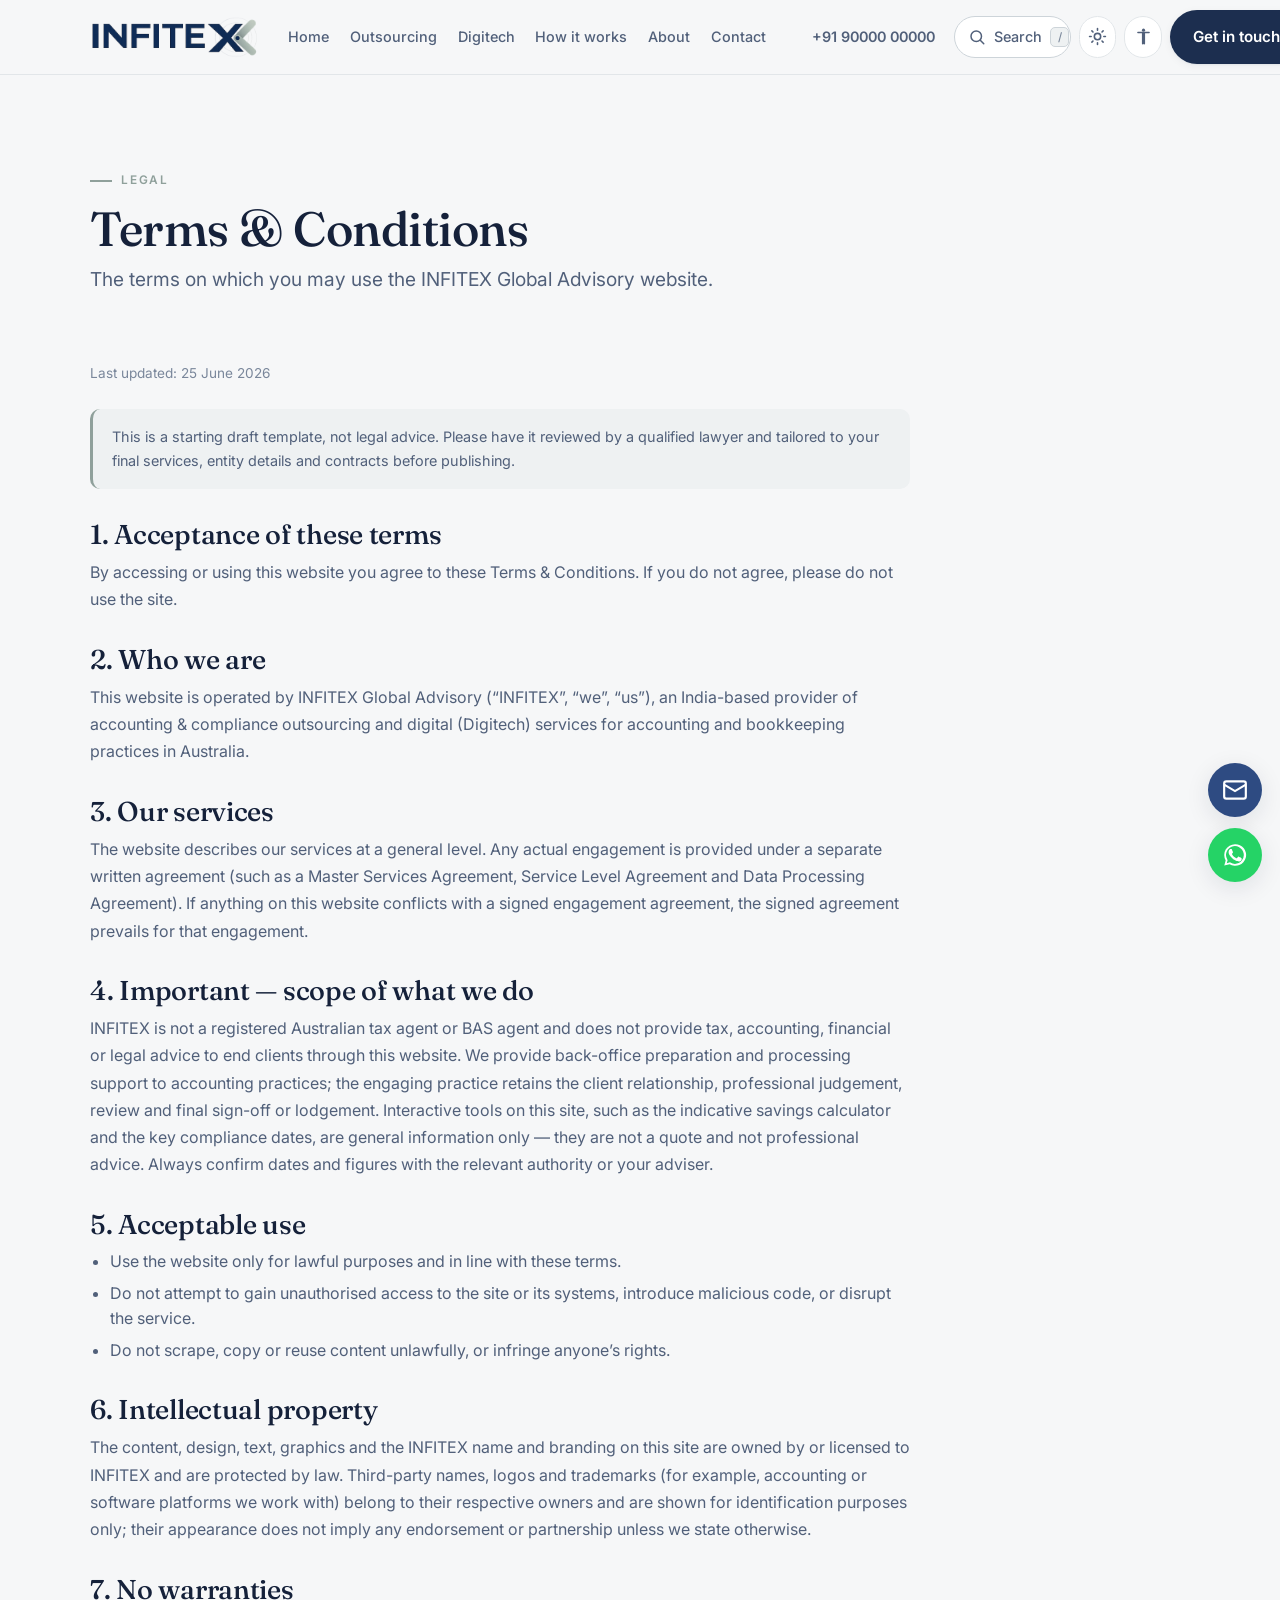
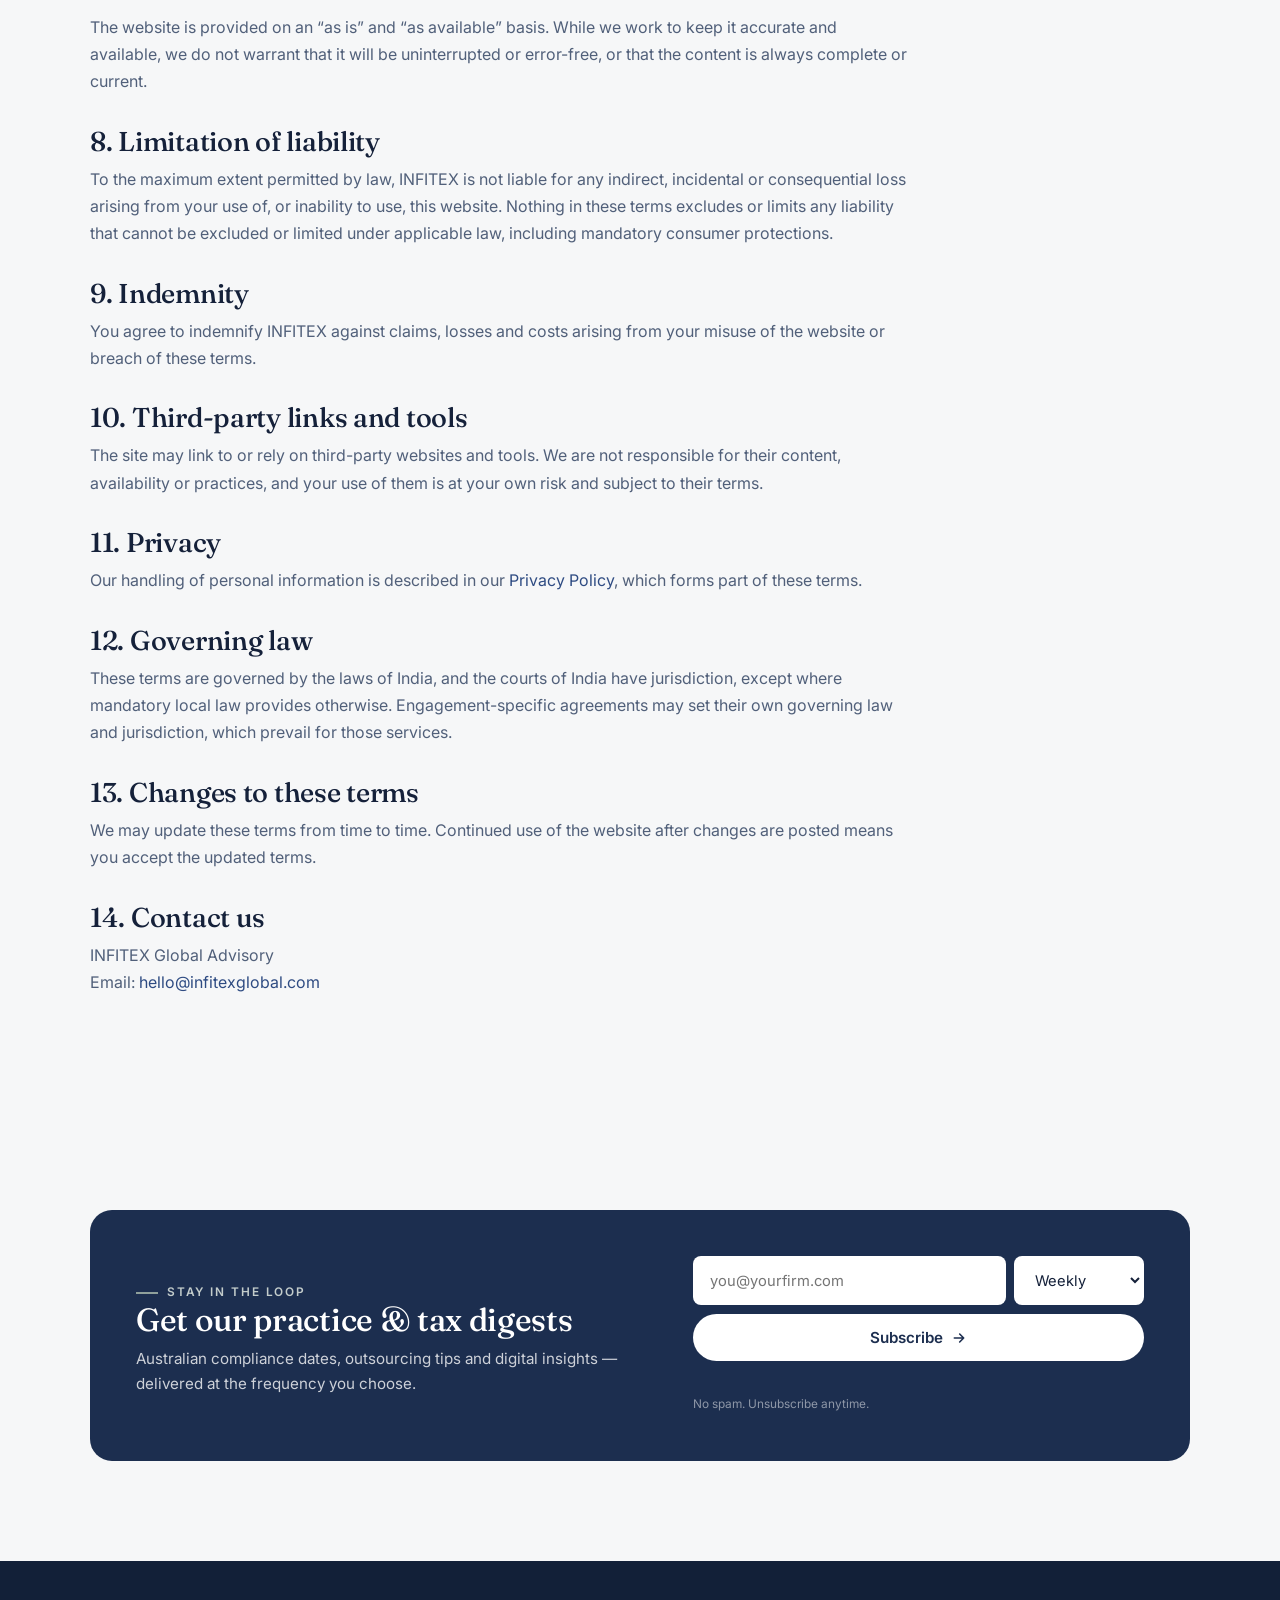
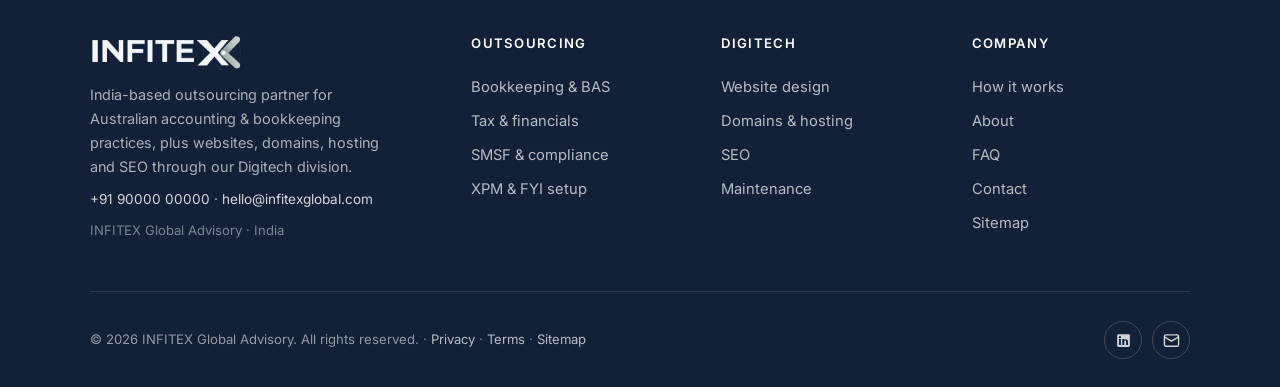
<file: terms.html>
<!DOCTYPE html>
<html lang="en" data-theme="light" data-contrast="normal" data-grayscale="off">
<head>
<meta charset="UTF-8" />
<meta name="viewport" content="width=device-width, initial-scale=1.0" />
<title>Terms & Conditions — INFITEX Global Advisory</title>
<meta name="description" content="The terms on which you may use the INFITEX Global Advisory website." />
<meta name="theme-color" content="#1C2E4F" />
<script>document.documentElement.classList.add('js');</script>
<link rel="icon" href="data:image/svg+xml,%3Csvg xmlns='http://www.w3.org/2000/svg' viewBox='0 0 32 32'%3E%3Crect width='32' height='32' rx='6' fill='%231C2E4F'/%3E%3Cpath d='M11 9 L22 16 L11 23' fill='none' stroke='%23C3CCCB' stroke-width='3' stroke-linecap='round' stroke-linejoin='round'/%3E%3Ccircle cx='14.5' cy='16' r='2.1' fill='%23C3CCCB'/%3E%3C/svg%3E" />
<link rel="preconnect" href="https://fonts.googleapis.com" /><link rel="preconnect" href="https://fonts.gstatic.com" crossorigin />
<link href="https://fonts.googleapis.com/css2?family=Fraunces:opsz,wght@9..144,400;9..144,500;9..144,600&family=Inter:wght@400;500;600;700&display=swap" rel="stylesheet" />
<link rel="canonical" href="https://www.infitexglobal.com/terms.html" />
<meta name="robots" content="index, follow, max-image-preview:large" />
<meta name="google-site-verification" content="REPLACE_WITH_GOOGLE_VERIFICATION_CODE" />
<meta name="author" content="INFITEX Global Advisory" />
<meta property="og:type" content="website" />
<meta property="og:site_name" content="INFITEX Global Advisory" />
<meta property="og:locale" content="en_AU" />
<meta property="og:title" content="Terms & Conditions — INFITEX Global Advisory" />
<meta property="og:description" content="The terms on which you may use the INFITEX Global Advisory website." />
<meta property="og:url" content="https://www.infitexglobal.com/terms.html" />
<meta property="og:image" content="https://www.infitexglobal.com/logo-infitex.png" />
<meta name="twitter:card" content="summary" />
<meta name="twitter:title" content="Terms & Conditions — INFITEX Global Advisory" />
<meta name="twitter:description" content="The terms on which you may use the INFITEX Global Advisory website." />
<meta name="twitter:image" content="https://www.infitexglobal.com/logo-infitex.png" />
<link rel="stylesheet" href="styles.css" />
<script type="application/ld+json">{"@context": "https://schema.org", "@type": "ProfessionalService", "@id": "https://www.infitexglobal.com/#organization", "name": "INFITEX Global Advisory", "url": "https://www.infitexglobal.com/", "logo": "https://www.infitexglobal.com/logo-infitex.png", "image": "https://www.infitexglobal.com/logo-infitex.png", "description": "India-based outsourcing partner for Australian accounting & bookkeeping practices (white-label bookkeeping, BAS/IAS, tax, SMSF and compliance), plus website, domain, hosting and SEO services through our Digitech division.", "email": "hello@infitexglobal.com", "telephone": "+919000000000", "address": {"@type": "PostalAddress", "addressCountry": "IN"}, "areaServed": {"@type": "Country", "name": "Australia"}, "sameAs": ["https://www.linkedin.com/company/infitex-global-advisory"], "contactPoint": {"@type": "ContactPoint", "contactType": "sales", "telephone": "+919000000000", "email": "hello@infitexglobal.com", "areaServed": "AU", "availableLanguage": "en"}}</script>


</head>
<body>
<a href="#main" class="skip">Skip to content</a>

<header class="site">
  <div class="wrap nav">
    <a href="index.html" class="brand" aria-label="INFITEX Global Advisory — home">
      <span class="logo logo-light" role="img" aria-label="INFITEX Global Advisory"></span>
      <span class="logo logo-dark" aria-hidden="true"></span>
    </a>
    <nav class="nav-links" id="navLinks" aria-label="Primary">
      <a href="index.html">Home</a>
      <a href="outsourcing.html">Outsourcing</a>
      <a href="digitech.html">Digitech</a>
      <a href="index.html#how">How it works</a>
      <a href="index.html#about">About</a>
      <a href="index.html#contact">Contact</a>
    </nav>
    <div class="nav-tools">
      <a class="nav-call" href="tel:+919000000000" aria-label="Call INFITEX on +91 90000 00000"><svg viewBox="0 0 24 24" fill="none" stroke="currentColor" stroke-width="1.8"><path d="M22 16.9v3a2 2 0 0 1-2.2 2 19.8 19.8 0 0 1-8.6-3.1 19.5 19.5 0 0 1-6-6A19.8 19.8 0 0 1 2 4.2 2 2 0 0 1 4 2h3a2 2 0 0 1 2 1.7c.1 1 .4 1.9.7 2.8a2 2 0 0 1-.5 2.1L8 9.6a16 16 0 0 0 6 6l1-1a2 2 0 0 1 2.1-.5c.9.3 1.8.6 2.8.7a2 2 0 0 1 1.7 2z"/></svg>+91 90000 00000</a>
      
      <button class="search-trigger" id="searchToggle" aria-label="Search the site" title="Search the site (press /)">
        <svg viewBox="0 0 24 24" fill="none" stroke="currentColor" stroke-width="2" stroke-linecap="round"><circle cx="11" cy="11" r="7"/><path d="M21 21l-4.3-4.3"/></svg>
        <span class="st-label">Search</span>
        <kbd class="st-key">/</kbd>
      </button>
      <button class="icon-btn" id="themeToggle" aria-label="Toggle light or dark theme" title="Toggle theme">
        <svg id="iconSun" viewBox="0 0 24 24" fill="none" stroke="currentColor" stroke-width="2" stroke-linecap="round"><circle cx="12" cy="12" r="4"/><path d="M12 2v2M12 20v2M4.9 4.9l1.4 1.4M17.7 17.7l1.4 1.4M2 12h2M20 12h2M4.9 19.1l1.4-1.4M17.7 6.3l1.4-1.4"/></svg>
        <svg id="iconMoon" viewBox="0 0 24 24" fill="currentColor" style="display:none"><path d="M21 12.8A9 9 0 1 1 11.2 3a7 7 0 0 0 9.8 9.8z"/></svg>
      </button>
      <button class="icon-btn" id="a11yToggle" aria-label="Accessibility options" aria-expanded="false" title="Accessibility">
        <svg viewBox="0 0 24 24" fill="currentColor"><circle cx="12" cy="4" r="2"/><path d="M19 8h-5v13a1 1 0 0 1-2 0v-6h0v6a1 1 0 0 1-2 0V8H5a1 1 0 0 1 0-2h14a1 1 0 0 1 0 2z"/></svg>
      </button>
      <a href="index.html#contact" class="btn btn-primary desktop-cta">Get in touch <svg class="arw" width="16" height="16" viewBox="0 0 24 24" fill="none" stroke="currentColor" stroke-width="2.4" stroke-linecap="round" stroke-linejoin="round"><path d="M5 12h14M13 6l6 6-6 6"/></svg></a>
      <button class="icon-btn menu-toggle" id="menuToggle" aria-label="Open menu" aria-expanded="false"><svg viewBox="0 0 24 24" fill="none" stroke="currentColor" stroke-width="2" stroke-linecap="round"><path d="M3 6h18M3 12h18M3 18h18"/></svg></button>
    </div>
  </div>
</header>

<main id="main">
<section class="hero" style="padding-bottom:clamp(24px,3.5vw,38px)">
  <div class="wrap"><span class="eyebrow">Legal</span>
    <h1 style="font-size:clamp(2rem,4vw,3rem);margin:.7rem 0 .5rem">Terms &amp; Conditions</h1>
    <p class="lead" style="max-width:62ch">The terms on which you may use the INFITEX Global Advisory website.</p>
  </div>
</section>
<section style="padding-top:0"><div class="wrap"><div class="legal">
  <p class="updated">Last updated: 25 June 2026</p>
  <div class="note">This is a starting draft template, not legal advice. Please have it reviewed by a qualified lawyer and tailored to your final services, entity details and contracts before publishing.</div>

  <h2>1. Acceptance of these terms</h2>
  <p>By accessing or using this website you agree to these Terms &amp; Conditions. If you do not agree, please do not use the site.</p>

  <h2>2. Who we are</h2>
  <p>This website is operated by INFITEX Global Advisory (&ldquo;INFITEX&rdquo;, &ldquo;we&rdquo;, &ldquo;us&rdquo;), an India-based provider of accounting &amp; compliance outsourcing and digital (Digitech) services for accounting and bookkeeping practices in Australia.</p>

  <h2>3. Our services</h2>
  <p>The website describes our services at a general level. Any actual engagement is provided under a separate written agreement (such as a Master Services Agreement, Service Level Agreement and Data Processing Agreement). If anything on this website conflicts with a signed engagement agreement, the signed agreement prevails for that engagement.</p>

  <h2>4. Important — scope of what we do</h2>
  <p>INFITEX is not a registered Australian tax agent or BAS agent and does not provide tax, accounting, financial or legal advice to end clients through this website. We provide back-office preparation and processing support to accounting practices; the engaging practice retains the client relationship, professional judgement, review and final sign-off or lodgement. Interactive tools on this site, such as the indicative savings calculator and the key compliance dates, are general information only — they are not a quote and not professional advice. Always confirm dates and figures with the relevant authority or your adviser.</p>

  <h2>5. Acceptable use</h2>
  <ul>
    <li>Use the website only for lawful purposes and in line with these terms.</li>
    <li>Do not attempt to gain unauthorised access to the site or its systems, introduce malicious code, or disrupt the service.</li>
    <li>Do not scrape, copy or reuse content unlawfully, or infringe anyone&rsquo;s rights.</li>
  </ul>

  <h2>6. Intellectual property</h2>
  <p>The content, design, text, graphics and the INFITEX name and branding on this site are owned by or licensed to INFITEX and are protected by law. Third-party names, logos and trademarks (for example, accounting or software platforms we work with) belong to their respective owners and are shown for identification purposes only; their appearance does not imply any endorsement or partnership unless we state otherwise.</p>

  <h2>7. No warranties</h2>
  <p>The website is provided on an &ldquo;as is&rdquo; and &ldquo;as available&rdquo; basis. While we work to keep it accurate and available, we do not warrant that it will be uninterrupted or error-free, or that the content is always complete or current.</p>

  <h2>8. Limitation of liability</h2>
  <p>To the maximum extent permitted by law, INFITEX is not liable for any indirect, incidental or consequential loss arising from your use of, or inability to use, this website. Nothing in these terms excludes or limits any liability that cannot be excluded or limited under applicable law, including mandatory consumer protections.</p>

  <h2>9. Indemnity</h2>
  <p>You agree to indemnify INFITEX against claims, losses and costs arising from your misuse of the website or breach of these terms.</p>

  <h2>10. Third-party links and tools</h2>
  <p>The site may link to or rely on third-party websites and tools. We are not responsible for their content, availability or practices, and your use of them is at your own risk and subject to their terms.</p>

  <h2>11. Privacy</h2>
  <p>Our handling of personal information is described in our <a href="privacy.html">Privacy Policy</a>, which forms part of these terms.</p>

  <h2>12. Governing law</h2>
  <p>These terms are governed by the laws of India, and the courts of India have jurisdiction, except where mandatory local law provides otherwise. Engagement-specific agreements may set their own governing law and jurisdiction, which prevail for those services.</p>

  <h2>13. Changes to these terms</h2>
  <p>We may update these terms from time to time. Continued use of the website after changes are posted means you accept the updated terms.</p>

  <h2>14. Contact us</h2>
  <p>INFITEX Global Advisory<br>Email: <a href="mailto:hello@infitexglobal.com">hello@infitexglobal.com</a></p>
</div></div></section>
</main>

<section id="subscribe">
  <div class="wrap">
    <div class="subscribe reveal">
      <div class="sub-copy">
        <span class="eyebrow" style="color:var(--steel-light)">Stay in the loop</span>
        <h3>Get our practice &amp; tax digests</h3>
        <p>Australian compliance dates, outsourcing tips and digital insights — delivered at the frequency you choose.</p>
      </div>
      <form class="sub-form" id="subForm" novalidate>
        <div class="sub-row">
          <input type="email" name="email" aria-label="Your email address" placeholder="you@yourfirm.com" required />
          <select name="frequency" aria-label="Digest frequency"><option>Daily</option><option selected>Weekly</option><option>Monthly</option></select>
        </div>
        <button type="submit" class="btn btn-onlight" style="width:100%;justify-content:center">Subscribe <svg class="arw" width="16" height="16" viewBox="0 0 24 24" fill="none" stroke="currentColor" stroke-width="2.4" stroke-linecap="round" stroke-linejoin="round"><path d="M5 12h14M13 6l6 6-6 6"/></svg></button>
        <div class="sub-msg" id="subMsg" role="status" aria-live="polite"></div>
        <span class="sub-note">No spam. Unsubscribe anytime.</span>
      </form>
    </div>
  </div>
</section>

<footer class="site">
  <div class="wrap">
    <div class="foot-grid">
      <div class="foot-brand">
        <span class="foot-logo" role="img" aria-label="INFITEX Global Advisory"></span>
        <p>India-based outsourcing partner for Australian accounting &amp; bookkeeping practices, plus websites, domains, hosting and SEO through our Digitech division.</p>
        <p style="font-size:.85rem;margin-bottom:.6rem"><a href="tel:+919000000000" style="color:rgba(255,255,255,.82)">+91 90000 00000</a> &middot; <a href="mailto:hello@infitexglobal.com" style="color:rgba(255,255,255,.82)">hello@infitexglobal.com</a></p>
        <p style="font-size:.82rem;color:rgba(255,255,255,.45)">INFITEX Global Advisory · India</p>
      </div>
      <div class="foot-col"><h5>Outsourcing</h5><a href="outsourcing.html">Bookkeeping &amp; BAS</a><a href="outsourcing.html">Tax &amp; financials</a><a href="outsourcing.html">SMSF &amp; compliance</a><a href="outsourcing.html">XPM &amp; FYI setup</a></div>
      <div class="foot-col"><h5>Digitech</h5><a href="digitech.html">Website design</a><a href="digitech.html">Domains &amp; hosting</a><a href="digitech.html">SEO</a><a href="digitech.html">Maintenance</a></div>
      <div class="foot-col"><h5>Company</h5><a href="index.html#how">How it works</a><a href="index.html#about">About</a><a href="index.html#faq">FAQ</a><a href="index.html#contact">Contact</a><a href="sitemap.html">Sitemap</a></div>
    </div>
    <div class="foot-bottom">
      <span>© <span id="yr"></span> INFITEX Global Advisory. All rights reserved. · <a href="privacy.html" style="color:rgba(255,255,255,.7)">Privacy</a> · <a href="terms.html" style="color:rgba(255,255,255,.7)">Terms</a> · <a href="sitemap.html" style="color:rgba(255,255,255,.7)">Sitemap</a></span>
      <div class="social">
        <a href="#" aria-label="LinkedIn" target="_blank" rel="noopener"><svg viewBox="0 0 24 24" fill="currentColor"><path d="M19 3a2 2 0 0 1 2 2v14a2 2 0 0 1-2 2H5a2 2 0 0 1-2-2V5a2 2 0 0 1 2-2zM8.3 18.3V10H5.7v8.3zM7 8.8a1.5 1.5 0 1 0 0-3 1.5 1.5 0 0 0 0 3zm11.3 9.5v-4.6c0-2.4-1.3-3.6-3-3.6a2.6 2.6 0 0 0-2.4 1.3V10H10.3c0 .7 0 8.3 0 8.3H13v-4.6c0-.2 0-.5.1-.7a1.4 1.4 0 0 1 1.3-1c1 0 1.3.7 1.3 1.8v4.5z"/></svg></a>
        <a href="mailto:hello@infitexglobal.com" aria-label="Email"><svg viewBox="0 0 24 24" fill="none" stroke="currentColor" stroke-width="2"><rect x="2" y="4" width="20" height="16" rx="2"/><path d="m22 7-10 6L2 7"/></svg></a>
      </div>
    </div>
  </div>
</footer>

<div class="float-stack">
  <button class="fab fab-top" id="toTop" aria-label="Back to top"><svg viewBox="0 0 24 24" fill="none" stroke="currentColor" stroke-width="2.5" stroke-linecap="round" stroke-linejoin="round"><path d="M12 19V5M5 12l7-7 7 7"/></svg></button>
  <a class="fab fab-email" id="emFab" href="mailto:hello@infitexglobal.com" aria-label="Email us"><svg viewBox="0 0 24 24" fill="none" stroke="currentColor" stroke-width="2"><rect x="2" y="4" width="20" height="16" rx="2"/><path d="m22 7-10 6L2 7"/></svg></a>
  <a class="fab fab-wa" id="waFab" href="https://wa.me/919000000000?text=Hi%20INFITEX" target="_blank" rel="noopener" aria-label="Chat on WhatsApp"><svg viewBox="0 0 24 24" fill="currentColor"><path d="M17.5 14.4c-.3-.2-1.7-.8-2-.9-.3-.1-.5-.2-.7.2-.2.3-.7.9-.9 1.1-.2.2-.3.2-.6.1-1.7-.9-2.9-1.6-4-3.6-.3-.5.3-.5.8-1.6.1-.2 0-.4 0-.5-.1-.1-.7-1.6-.9-2.2-.2-.6-.5-.5-.7-.5h-.6c-.2 0-.5.1-.8.4-.3.3-1 1-1 2.5s1.1 2.9 1.2 3.1c.2.2 2.1 3.3 5.2 4.6 1.9.8 2.7.9 3.6.8.6-.1 1.7-.7 1.9-1.4.2-.7.2-1.2.2-1.4-.1-.1-.3-.2-.6-.3z"/><path d="M12 2a10 10 0 0 0-8.6 15l-1.3 4.8 4.9-1.3A10 10 0 1 0 12 2zm0 18.2c-1.5 0-3-.4-4.3-1.2l-.3-.2-3 .8.8-2.9-.2-.3A8.2 8.2 0 1 1 12 20.2z"/></svg></a>
</div>

<div class="lead-pop wa" id="waPop" role="dialog" aria-label="Message us on WhatsApp">
  <div class="pop-head"><svg viewBox="0 0 24 24" fill="currentColor"><path d="M17.5 14.4c-.3-.2-1.7-.8-2-.9-.3-.1-.5-.2-.7.2-.2.3-.7.9-.9 1.1-.2.2-.3.2-.6.1-1.7-.9-2.9-1.6-4-3.6-.3-.5.3-.5.8-1.6.1-.2 0-.4 0-.5-.1-.1-.7-1.6-.9-2.2-.2-.6-.5-.5-.7-.5h-.6c-.2 0-.5.1-.8.4-.3.3-1 1-1 2.5s1.1 2.9 1.2 3.1c.2.2 2.1 3.3 5.2 4.6 1.9.8 2.7.9 3.6.8.6-.1 1.7-.7 1.9-1.4.2-.7.2-1.2.2-1.4-.1-.1-.3-.2-.6-.3z"/><path d="M12 2a10 10 0 0 0-8.6 15l-1.3 4.8 4.9-1.3A10 10 0 1 0 12 2zm0 18.2c-1.5 0-3-.4-4.3-1.2l-.3-.2-3 .8.8-2.9-.2-.3A8.2 8.2 0 1 1 12 20.2z"/></svg><b>Message us on WhatsApp</b><button class="pop-close" id="waClose" aria-label="Close">&times;</button></div>
  <div class="pop-body">
    <p class="intro">Fill this in and we'll prepare your message, ready to send.</p>
    <div class="field"><label for="waName">Contact person name *</label><input id="waName" type="text" autocomplete="name" placeholder="Your name" /></div>
    <div class="field"><label for="waEmail">Email *</label><input id="waEmail" type="email" autocomplete="email" placeholder="you@example.com" /></div>
    <div class="field"><label for="waMobile">Mobile *</label><div class="phone-row"><select id="waCc" aria-label="Country code"><option value="+61" selected>+61 Australia</option><option value="+91">+91 India</option><option value="+64">+64 New Zealand</option><option value="+44">+44 United Kingdom</option><option value="+1">+1 USA / Canada</option><option value="+971">+971 UAE</option><option value="+65">+65 Singapore</option><option value="+353">+353 Ireland</option><option value="+27">+27 South Africa</option><option value="+60">+60 Malaysia</option><option value="+63">+63 Philippines</option><option value="+880">+880 Bangladesh</option><option value="+94">+94 Sri Lanka</option><option value="+977">+977 Nepal</option></select><input id="waMobile" type="tel" inputmode="numeric" maxlength="10" autocomplete="tel" placeholder="10-digit number" /></div></div>
    <div class="field"><label for="waCompany">Practice / business</label><input id="waCompany" type="text" placeholder="Optional" /></div>
    <div class="field"><label for="waInterest">Interested in</label><select id="waInterest"><option>Accounting &amp; compliance outsourcing</option><option>Digitech — website / domain / hosting</option><option>Digitech — SEO &amp; Google Business Profile</option><option>Both divisions</option><option>Something else</option></select></div>
    <div class="field"><label for="waMessage">Message</label><textarea id="waMessage" placeholder="A few words about what you need…"></textarea></div>
    <div class="perr" id="waErr">Please add your name and a short message.</div>
    <button class="btn pop-submit" id="waSend" style="background:#25D366;color:#fff">Open WhatsApp <svg class="arw" width="16" height="16" viewBox="0 0 24 24" fill="none" stroke="currentColor" stroke-width="2.4" stroke-linecap="round" stroke-linejoin="round"><path d="M5 12h14M13 6l6 6-6 6"/></svg></button>
  </div>
</div>

<div class="lead-pop em" id="emPop" role="dialog" aria-label="Email us">
  <div class="pop-head"><svg viewBox="0 0 24 24" fill="none" stroke="currentColor" stroke-width="2"><rect x="2" y="4" width="20" height="16" rx="2"/><path d="m22 7-10 6L2 7"/></svg><b>Email us</b><button class="pop-close" id="emClose" aria-label="Close">&times;</button></div>
  <div class="pop-body">
    <p class="intro">Fill this in and we'll prepare your message, ready to send.</p>
    <div class="field"><label for="emName">Contact person name *</label><input id="emName" type="text" autocomplete="name" placeholder="Your name" /></div>
    <div class="field"><label for="emEmail">Email *</label><input id="emEmail" type="email" autocomplete="email" placeholder="you@example.com" /></div>
    <div class="field"><label for="emMobile">Mobile *</label><div class="phone-row"><select id="emCc" aria-label="Country code"><option value="+61" selected>+61 Australia</option><option value="+91">+91 India</option><option value="+64">+64 New Zealand</option><option value="+44">+44 United Kingdom</option><option value="+1">+1 USA / Canada</option><option value="+971">+971 UAE</option><option value="+65">+65 Singapore</option><option value="+353">+353 Ireland</option><option value="+27">+27 South Africa</option><option value="+60">+60 Malaysia</option><option value="+63">+63 Philippines</option><option value="+880">+880 Bangladesh</option><option value="+94">+94 Sri Lanka</option><option value="+977">+977 Nepal</option></select><input id="emMobile" type="tel" inputmode="numeric" maxlength="10" autocomplete="tel" placeholder="10-digit number" /></div></div>
    <div class="field"><label for="emCompany">Practice / business</label><input id="emCompany" type="text" placeholder="Optional" /></div>
    <div class="field"><label for="emInterest">Interested in</label><select id="emInterest"><option>Accounting &amp; compliance outsourcing</option><option>Digitech — website / domain / hosting</option><option>Digitech — SEO &amp; Google Business Profile</option><option>Both divisions</option><option>Something else</option></select></div>
    <div class="field"><label for="emMessage">Message</label><textarea id="emMessage" placeholder="A few words about what you need…"></textarea></div>
    <div class="perr" id="emErr">Please add your name and a short message.</div>
    <button class="btn pop-submit" id="emSend" style="background:var(--navy);color:#fff">Open email app <svg class="arw" width="16" height="16" viewBox="0 0 24 24" fill="none" stroke="currentColor" stroke-width="2.4" stroke-linecap="round" stroke-linejoin="round"><path d="M5 12h14M13 6l6 6-6 6"/></svg></button>
  </div>
</div>

<div class="a11y-panel" id="a11yPanel" role="dialog" aria-label="Accessibility options">
  <h4>Accessibility <button id="a11yClose" aria-label="Close accessibility panel">×</button></h4>
  <div class="a11y-row"><span>Text size</span><div class="ctrls"><button id="fsMinus" aria-label="Decrease text size">A−</button><button id="fsReset" aria-label="Reset text size">A</button><button id="fsPlus" aria-label="Increase text size">A+</button></div></div>
  <div class="a11y-row"><span>High contrast</span><div class="ctrls"><button id="contrastBtn" aria-pressed="false">Off</button></div></div>
  <div class="a11y-row"><span>Grayscale</span><div class="ctrls"><button id="grayscaleBtn" aria-pressed="false">Off</button></div></div>
  <div class="a11y-row"><span>Theme</span><div class="ctrls"><button id="themeBtn2">Light / Dark</button></div></div>
</div>

<!-- SITE SEARCH OVERLAY -->
<div class="search-overlay" id="searchOverlay" role="dialog" aria-modal="true" aria-label="Search the site">
  <div class="search-box" role="combobox" aria-expanded="true" aria-haspopup="listbox" aria-owns="searchResults">
    <div class="search-field">
      <svg viewBox="0 0 24 24" fill="none" stroke="currentColor" stroke-width="2" stroke-linecap="round"><circle cx="11" cy="11" r="7"/><path d="M21 21l-4.3-4.3"/></svg>
      <input type="text" id="searchInput" placeholder="Search pages, services and FAQs…" autocomplete="off" spellcheck="false" aria-label="Search query" aria-controls="searchResults" aria-autocomplete="list" />
      <button class="search-clear" id="searchClear" aria-label="Clear search" type="button">×</button>
      <kbd>Esc</kbd>
    </div>
    <div class="search-results" id="searchResults" role="listbox" aria-label="Search results"></div>
    <div class="search-foot">
      <span class="sf-key"><kbd>↑</kbd><kbd>↓</kbd> to navigate</span>
      <span class="sf-key"><kbd>↵</kbd> to open</span>
      <span class="sf-key"><kbd>Esc</kbd> to close</span>
    </div>
  </div>
</div>

<script src="app.js"></script>
</body>
</html>
</file>
<file: styles.css>
/* ============================================================
   INFITEX GLOBAL ADVISORY — shared styles
   Two divisions: Accounting Outsourcing + Digitech
   Palette derived from logo: navy + cool silver/sage + white
   ============================================================ */
:root{
  --navy:#1C2E4F; --navy-deep:#122038; --navy-line:#26385c;
  --steel:#8FA09B; --steel-light:#C3CCCB;
  --accent:#2E4B82; --accent-2:#5C79AE;
  --digi:#1E7E8C; --digi-2:#27A4B4; /* teal accent for Digitech arm */

  --bg:#F6F7F8; --surface:#FFFFFF; --surface-2:#EEF1F2;
  --ink:#15213A; --ink-soft:#51607A; --ink-faint:#7A879B;
  --line:#E2E6E9; --line-strong:#CDD4D9;

  --shadow-sm:0 1px 2px rgba(18,32,56,.06), 0 2px 8px rgba(18,32,56,.05);
  --shadow-md:0 6px 24px rgba(18,32,56,.10);
  --shadow-lg:0 18px 50px rgba(18,32,56,.16);

  --r-sm:8px; --r-md:14px; --r-lg:22px; --r-pill:999px;
  --fs:1; --maxw:1180px; --ease:cubic-bezier(.22,.61,.36,1);
}
html[data-theme="dark"]{
  --navy:#33508A; --navy-deep:#0B1626; --navy-line:#2a4067;
  --steel:#9FB0AA; --steel-light:#C3CCCB;
  --accent:#7FA0D6; --accent-2:#9DB6E2;
  --digi:#3FC0D0; --digi-2:#5BD3E1;
  --bg:#0D1726; --surface:#13233A; --surface-2:#1A2E49;
  --ink:#E9EEF4; --ink-soft:#AEBBCB; --ink-faint:#8492A6;
  --line:#22364F; --line-strong:#2F4665;
  --shadow-sm:0 1px 2px rgba(0,0,0,.3);
  --shadow-md:0 8px 28px rgba(0,0,0,.45);
  --shadow-lg:0 22px 60px rgba(0,0,0,.55);
}
html[data-contrast="high"]{
  --ink:#000; --ink-soft:#1a1a1a; --ink-faint:#333; --line:#000; --line-strong:#000;
  --accent:#0b2e6b; --bg:#fff; --surface:#fff; --surface-2:#f0f0f0;
}
html[data-theme="dark"][data-contrast="high"]{
  --ink:#fff; --ink-soft:#eee; --ink-faint:#ddd; --line:#fff; --line-strong:#fff;
  --accent:#bcd2ff; --bg:#000; --surface:#0a0a0a; --surface-2:#141414;
}

*{box-sizing:border-box;margin:0;padding:0}
html{scroll-behavior:smooth;-webkit-text-size-adjust:100%}
@media (prefers-reduced-motion:reduce){html{scroll-behavior:auto}}
body{font-family:'Inter',system-ui,-apple-system,Segoe UI,Roboto,sans-serif;font-size:calc(16px*var(--fs));
  line-height:1.65;color:var(--ink);background:var(--bg);-webkit-font-smoothing:antialiased;overflow-x:hidden;
  transition:background .4s var(--ease),color .4s var(--ease)}
h1,h2,h3,h4{font-family:'Fraunces',Georgia,serif;font-weight:500;line-height:1.12;letter-spacing:-.01em;color:var(--ink)}
a{color:var(--accent);text-decoration:none}
img,svg{max-width:100%;display:block}
.wrap{max-width:var(--maxw);margin-inline:auto;padding-inline:clamp(18px,4vw,40px)}
.eyebrow{font-family:'Inter';font-weight:600;font-size:.74rem;letter-spacing:.16em;text-transform:uppercase;color:var(--steel);display:inline-flex;align-items:center;gap:.55rem}
.eyebrow::before{content:"";width:22px;height:2px;background:var(--steel);display:inline-block}
.eyebrow.digi{color:var(--digi)} .eyebrow.digi::before{background:var(--digi)}
:focus-visible{outline:3px solid var(--accent);outline-offset:3px;border-radius:4px}
.skip{position:absolute;left:-999px;top:8px;z-index:200;background:var(--navy);color:#fff;padding:10px 18px;border-radius:var(--r-sm)}
.skip:focus{left:12px}

/* Buttons */
.btn{display:inline-flex;align-items:center;gap:.55rem;font-weight:600;font-size:.95rem;padding:.82rem 1.4rem;
  border-radius:var(--r-pill);border:1px solid transparent;cursor:pointer;font-family:inherit;
  transition:transform .25s var(--ease),background .25s,box-shadow .25s,color .25s,border-color .25s;white-space:nowrap}
.btn .arw{transition:transform .3s var(--ease)} .btn:hover .arw{transform:translateX(4px)}
.btn-primary{background:var(--navy);color:#fff;box-shadow:var(--shadow-sm)}
.btn-primary:hover{background:var(--navy-deep);box-shadow:var(--shadow-md);transform:translateY(-2px);color:#fff}
.btn-ghost{background:transparent;color:var(--ink);border-color:var(--line-strong)}
.btn-ghost:hover{border-color:var(--navy);color:var(--navy);transform:translateY(-2px)}
html[data-theme="dark"] .btn-ghost:hover{color:var(--ink);border-color:var(--accent-2)}
.btn-digi{background:var(--digi);color:#fff} .btn-digi:hover{background:var(--digi-2);transform:translateY(-2px);color:#fff;box-shadow:var(--shadow-md)}
.btn-onlight{background:#fff;color:var(--navy)} .btn-onlight:hover{transform:translateY(-2px);box-shadow:var(--shadow-md)}

/* Header */
header.site{position:sticky;top:0;z-index:90;background:color-mix(in srgb,var(--bg) 86%,transparent);
  backdrop-filter:blur(14px);border-bottom:1px solid var(--line);transition:background .4s,border-color .4s}
.nav{display:flex;align-items:center;justify-content:space-between;gap:1.2rem;height:74px}
.brand{display:flex;align-items:center;flex-shrink:0}
.brand .logo{height:clamp(30px,4.2vw,42px);aspect-ratio:435/108;width:auto;display:block;background-repeat:no-repeat;background-position:left center;background-size:contain}
.brand .logo-light{background-image:url("[data-uri]")}
.brand .logo-dark{display:none;background-image:url("[data-uri]")}
html[data-theme="dark"] .brand .logo-light{display:none}
html[data-theme="dark"] .brand .logo-dark{display:block}
.nav-links{display:flex;align-items:center;gap:.1rem}
.nav-links a{color:var(--ink-soft);font-weight:500;font-size:.9rem;padding:.5rem .6rem;border-radius:var(--r-sm);white-space:nowrap;transition:color .2s,background .2s}
.nav-links a:hover,.nav-links a.active{color:var(--navy);background:var(--surface-2)}
html[data-theme="dark"] .nav-links a:hover,html[data-theme="dark"] .nav-links a.active{color:var(--ink)}
.nav-tools{display:flex;align-items:center;gap:.5rem}
.icon-btn{width:42px;height:42px;display:grid;place-items:center;border-radius:var(--r-pill);
  border:1px solid var(--line);background:var(--surface);color:var(--ink-soft);cursor:pointer;transition:.2s}
.icon-btn:hover{color:var(--navy);border-color:var(--navy);transform:translateY(-1px)}
html[data-theme="dark"] .icon-btn:hover{color:var(--ink)}
.icon-btn svg{width:19px;height:19px}
.menu-toggle{display:none}

/* Hero */
.hero{position:relative;padding:clamp(44px,7vw,88px) 0 clamp(52px,8vw,96px);overflow:hidden}
.hero-grid{display:grid;grid-template-columns:1.08fr .92fr;gap:clamp(24px,5vw,64px);align-items:center}
.hero h1{font-size:clamp(2.2rem,5vw,3.9rem);margin:1.1rem 0 1.2rem}
.hero h1 .accent{color:var(--navy)} html[data-theme="dark"] .hero h1 .accent{color:var(--accent-2)}
.hero h1 .digi{color:var(--digi)}
.hero p.lead{font-size:clamp(1.05rem,1.7vw,1.2rem);color:var(--ink-soft);max-width:46ch;margin-bottom:1.8rem}
.hero-cta{display:flex;gap:.85rem;flex-wrap:wrap}
.trust-row{display:flex;flex-wrap:wrap;gap:.6rem;margin-top:2.3rem}
.chip{display:inline-flex;align-items:center;gap:.45rem;font-size:.82rem;font-weight:500;color:var(--ink-soft);
  background:var(--surface);border:1px solid var(--line);padding:.5rem .9rem;border-radius:var(--r-pill);box-shadow:var(--shadow-sm)}
.chip svg{width:15px;height:15px;color:var(--steel)}

/* hero art */
.hero-art{position:relative;aspect-ratio:1/1;display:grid;place-items:center}
.hero-art .radar{position:absolute;inset:0;margin:auto;opacity:.9}
.r-ring{fill:none;stroke:var(--line-strong);stroke-width:1}
html[data-theme="dark"] .r-ring{stroke:var(--navy-line)}
.r-sweep{transform-origin:center;animation:sweep 9s linear infinite}
@keyframes sweep{to{transform:rotate(360deg)}}
@media (prefers-reduced-motion:reduce){.r-sweep{animation:none}}
.hero-card{position:relative;background:var(--surface);border:1px solid var(--line);border-radius:var(--r-lg);
  padding:1.5rem;box-shadow:var(--shadow-lg);width:min(90%,420px);display:flex;flex-direction:column;gap:.7rem}
.hero-card .hc-div{display:flex;align-items:center;gap:.9rem;padding:.85rem;border:1px solid var(--line);border-radius:var(--r-md);transition:.25s}
.hero-card .hc-div:hover{border-color:var(--line-strong);box-shadow:var(--shadow-sm);transform:translateX(3px)}
.hero-card .hc-ic{width:44px;height:44px;border-radius:var(--r-sm);display:grid;place-items:center;flex-shrink:0;color:#fff}
.hero-card .hc-ic.a{background:var(--navy)} .hero-card .hc-ic.b{background:var(--digi)}
.hero-card .hc-ic svg{width:22px;height:22px}
.hero-card .hc-div b{font-family:'Inter';font-weight:700;font-size:.95rem;display:block;color:var(--ink)}
.hero-card .hc-div span{font-size:.8rem;color:var(--ink-soft)}

/* Sections */
section{padding:clamp(54px,8vw,100px) 0}
.sec-head{max-width:64ch;margin-bottom:clamp(28px,4vw,52px)}
.sec-head.center{margin-inline:auto;text-align:center}
.sec-head.center .eyebrow{justify-content:center}
.sec-head h2{font-size:clamp(1.85rem,3.6vw,2.8rem);margin:.7rem 0}
.sec-head p{color:var(--ink-soft);font-size:1.05rem}

/* Two pillars */
.pillars{display:grid;grid-template-columns:1fr 1fr;gap:1.3rem}
.pillar{position:relative;display:flex;flex-direction:column;border-radius:var(--r-lg);padding:clamp(26px,3.4vw,44px);overflow:hidden;
  border:1px solid var(--line);background:var(--surface);transition:transform .3s var(--ease),box-shadow .3s}
.pillar > .btn{margin-top:auto;align-self:flex-start}
.pillar:hover{transform:translateY(-5px);box-shadow:var(--shadow-lg)}
.pillar .ptag{display:inline-block;font-size:.72rem;font-weight:700;letter-spacing:.1em;text-transform:uppercase;
  padding:.3rem .8rem;border-radius:var(--r-pill);margin-bottom:1.1rem}
.pillar.acct .ptag{background:color-mix(in srgb,var(--navy) 12%,transparent);color:var(--navy)}
html[data-theme="dark"] .pillar.acct .ptag{color:var(--accent-2)}
.pillar.digi .ptag{background:color-mix(in srgb,var(--digi) 14%,transparent);color:var(--digi)}
.pillar h3{font-size:clamp(1.4rem,2.4vw,1.9rem);margin-bottom:.7rem}
.pillar p{color:var(--ink-soft);font-size:.98rem;margin-bottom:1.3rem}
.pillar ul{list-style:none;display:flex;flex-direction:column;gap:.55rem;margin-bottom:1.6rem}
.pillar li{display:flex;align-items:flex-start;gap:.6rem;font-size:.92rem;color:var(--ink-soft)}
.pillar li svg{width:17px;height:17px;flex-shrink:0;margin-top:3px}
.pillar.acct li svg{color:var(--navy)} html[data-theme="dark"] .pillar.acct li svg{color:var(--accent-2)}
.pillar.digi li svg{color:var(--digi)}
.pillar .accentbar{position:absolute;top:0;left:0;height:4px;width:100%}
.pillar.acct .accentbar{background:linear-gradient(90deg,var(--navy),var(--steel))}
.pillar.digi .accentbar{background:linear-gradient(90deg,var(--digi),var(--digi-2))}

/* Service grid */
.svc-grid{display:grid;grid-template-columns:repeat(3,1fr);gap:1.1rem}
.svc-grid.two{grid-template-columns:repeat(2,1fr)}
.svc{background:var(--surface);border:1px solid var(--line);border-radius:var(--r-md);padding:1.6rem 1.4rem;
  transition:transform .3s var(--ease),box-shadow .3s,border-color .3s}
.svc:hover{transform:translateY(-5px);box-shadow:var(--shadow-md);border-color:var(--line-strong)}
.svc .ic{width:46px;height:46px;border-radius:var(--r-sm);display:grid;place-items:center;background:var(--surface-2);color:var(--navy);margin-bottom:1rem}
html[data-theme="dark"] .svc .ic{color:var(--accent-2)}
.svc.digi .ic{color:var(--digi)}
.svc .ic svg{width:23px;height:23px}
.svc h3{font-size:1.15rem;margin-bottom:.45rem}
.svc p{color:var(--ink-soft);font-size:.92rem}

/* Steps / process */
.steps{display:grid;grid-template-columns:repeat(3,1fr);gap:1.1rem;counter-reset:step}
.steps.five{grid-template-columns:repeat(5,1fr)}
.step{background:var(--surface);border:1px solid var(--line);border-radius:var(--r-md);padding:1.5rem 1.3rem;position:relative}
.step .n{font-family:'Fraunces';font-size:1.6rem;color:var(--steel);display:block;margin-bottom:.5rem}
.step h4{font-family:'Inter';font-weight:700;font-size:1rem;margin-bottom:.4rem}
.step p{color:var(--ink-soft);font-size:.88rem}

/* Dark hub band (reused) */
.band{background:var(--navy);color:#fff;border-radius:var(--r-lg);overflow:hidden}
html[data-theme="dark"] .band{background:var(--surface);border:1px solid var(--line)}
.band-inner{display:grid;grid-template-columns:repeat(3,1fr)}
.band-col{padding:clamp(26px,4vw,42px);border-right:1px solid rgba(255,255,255,.12)}
html[data-theme="dark"] .band-col{border-color:var(--line)}
.band-col:last-child{border-right:none}
.band-col .num{font-family:'Fraunces';font-size:1rem;color:var(--steel-light);margin-bottom:1rem;display:block}
.band-col h3{color:#fff;font-size:1.45rem;margin-bottom:.6rem} html[data-theme="dark"] .band-col h3{color:var(--ink)}
.band-col p{color:rgba(255,255,255,.72);font-size:.9rem;margin-bottom:1.1rem} html[data-theme="dark"] .band-col p{color:var(--ink-soft)}
.band-col ul{list-style:none;display:flex;flex-direction:column;gap:.5rem}
.band-col li{display:flex;align-items:center;gap:.6rem;font-size:.9rem;color:rgba(255,255,255,.9)}
html[data-theme="dark"] .band-col li{color:var(--ink-soft)}
.band-col li svg{width:16px;height:16px;color:var(--steel-light);flex-shrink:0}

/* Tables (recurring jobs / structures) */
.tablewrap{overflow-x:auto;border:1px solid var(--line);border-radius:var(--r-md);background:var(--surface)}
table.data{width:100%;border-collapse:collapse;min-width:520px}
table.data th,table.data td{text-align:left;padding:.8rem 1.1rem;font-size:.9rem;border-bottom:1px solid var(--line)}
table.data th{font-family:'Inter';font-weight:600;color:var(--ink);background:var(--surface-2);font-size:.8rem;letter-spacing:.04em;text-transform:uppercase}
table.data td{color:var(--ink-soft)}
table.data tr:last-child td{border-bottom:none}
table.data td:first-child{color:var(--ink);font-weight:500}
.badge{display:inline-block;font-size:.72rem;font-weight:600;padding:.2rem .6rem;border-radius:var(--r-pill);
  background:var(--surface-2);color:var(--ink-soft)}

/* Tag cloud (structures, categories) */
.tagcloud{display:flex;flex-wrap:wrap;gap:.5rem}
.tagcloud span{font-size:.85rem;color:var(--ink-soft);background:var(--surface);border:1px solid var(--line);
  padding:.45rem .85rem;border-radius:var(--r-pill)}

/* Feature list 2-col */
.featgrid{display:grid;grid-template-columns:repeat(2,1fr);gap:1rem 2rem}
.feat{display:flex;gap:.8rem;align-items:flex-start}
.feat .ic{width:40px;height:40px;border-radius:var(--r-sm);background:var(--surface-2);color:var(--navy);display:grid;place-items:center;flex-shrink:0}
html[data-theme="dark"] .feat .ic{color:var(--accent-2)}
.feat .ic svg{width:20px;height:20px}
.feat h4{font-family:'Inter';font-weight:700;font-size:.98rem;margin-bottom:.2rem}
.feat p{color:var(--ink-soft);font-size:.88rem}

/* FAQ */
.faq{max-width:820px;margin-inline:auto;display:flex;flex-direction:column;gap:.7rem}
.faq details{background:var(--surface);border:1px solid var(--line);border-radius:var(--r-md);overflow:hidden}
.faq summary{cursor:pointer;padding:1.1rem 1.3rem;font-weight:600;font-size:1rem;list-style:none;display:flex;justify-content:space-between;align-items:center;gap:1rem;color:var(--ink)}
.faq summary::-webkit-details-marker{display:none}
.faq summary::after{content:"+";font-size:1.4rem;color:var(--steel);transition:transform .25s}
.faq details[open] summary::after{transform:rotate(45deg)}
.faq details p{padding:0 1.3rem 1.2rem;color:var(--ink-soft);font-size:.93rem}

/* Note / callout */
.callout{display:flex;gap:.9rem;align-items:flex-start;background:var(--surface-2);border-left:3px solid var(--steel);
  border-radius:var(--r-md);padding:1.2rem 1.4rem;font-size:.95rem;color:var(--ink-soft)}
.callout svg{width:22px;height:22px;color:var(--steel);flex-shrink:0;margin-top:2px}
.callout strong{color:var(--ink)}

/* CTA band */
.ctaband{background:var(--navy);border-radius:var(--r-lg);padding:clamp(32px,5vw,56px);text-align:center;color:#fff}
html[data-theme="dark"] .ctaband{background:var(--surface);border:1px solid var(--line)}
.ctaband h2{color:#fff;font-size:clamp(1.7rem,3.2vw,2.5rem);margin-bottom:.7rem} html[data-theme="dark"] .ctaband h2{color:var(--ink)}
.ctaband p{color:rgba(255,255,255,.8);max-width:52ch;margin:0 auto 1.6rem} html[data-theme="dark"] .ctaband p{color:var(--ink-soft)}
.ctaband .hero-cta{justify-content:center}

/* Contact */
.contact-grid{display:grid;grid-template-columns:1.1fr .9fr;gap:clamp(28px,5vw,56px);align-items:start}
.form{background:var(--surface);border:1px solid var(--line);border-radius:var(--r-lg);padding:clamp(22px,3vw,34px);box-shadow:var(--shadow-md)}
.field{margin-bottom:1.1rem}
.field label{display:block;font-size:.85rem;font-weight:600;margin-bottom:.4rem;color:var(--ink)}
.field input,.field select,.field textarea{width:100%;padding:.85rem 1rem;border:1px solid var(--line-strong);
  border-radius:var(--r-sm);background:var(--bg);color:var(--ink);font-family:inherit;font-size:.95rem;transition:.2s}
.field input:focus,.field select:focus,.field textarea:focus{border-color:var(--accent);outline:none;box-shadow:0 0 0 3px color-mix(in srgb,var(--accent) 18%,transparent)}
.field textarea{resize:vertical;min-height:120px}
.form-msg{display:none;padding:.9rem 1.1rem;border-radius:var(--r-sm);font-size:.9rem;margin-top:.5rem}
.form-msg.ok{display:block;background:#e7f6ec;color:#1a7f43;border:1px solid #b6e3c5}
.form-msg.err{display:block;background:#fdeaea;color:#b42318;border:1px solid #f3c0bd}
html[data-theme="dark"] .form-msg.ok{background:#10331f;color:#7ee0a4;border-color:#1f5e39}
html[data-theme="dark"] .form-msg.err{background:#3a1715;color:#f3a39c;border-color:#6e2b27}
.contact-cards{display:flex;flex-direction:column;gap:1rem}
.ccard{display:flex;gap:1rem;align-items:flex-start;background:var(--surface);border:1px solid var(--line);border-radius:var(--r-md);padding:1.3rem;transition:.25s}
.ccard:hover{border-color:var(--line-strong);box-shadow:var(--shadow-sm)}
.ccard .ic{width:44px;height:44px;border-radius:var(--r-sm);flex-shrink:0;display:grid;place-items:center;background:var(--surface-2);color:var(--navy)}
html[data-theme="dark"] .ccard .ic{color:var(--accent-2)}
.ccard .ic svg{width:21px;height:21px}
.ccard h4{font-family:'Inter';font-weight:700;font-size:.95rem;margin-bottom:.2rem;color:var(--ink)}
.ccard a,.ccard p{color:var(--ink-soft);font-size:.9rem} .ccard a:hover{color:var(--accent)}

/* Footer */
footer.site{background:var(--navy-deep);color:rgba(255,255,255,.8);padding:clamp(48px,6vw,72px) 0 28px}
html[data-theme="dark"] footer.site{background:#070e19;border-top:1px solid var(--line)}
.foot-grid{display:grid;grid-template-columns:1.6fr 1fr 1fr 1fr;gap:2rem;padding-bottom:2.5rem;border-bottom:1px solid rgba(255,255,255,.12)}
.foot-logo{height:38px;aspect-ratio:435/108;width:auto;display:block;margin-bottom:.8rem;background-repeat:no-repeat;background-position:left center;background-size:contain;background-image:url("[data-uri]")}
.foot-brand p{font-size:.9rem;margin-bottom:.6rem;max-width:34ch;color:rgba(255,255,255,.65)}
.foot-col h5{color:#fff;font-size:.82rem;letter-spacing:.1em;text-transform:uppercase;margin-bottom:1rem;font-family:'Inter';font-weight:600}
.foot-col a{display:block;color:rgba(255,255,255,.7);font-size:.92rem;padding:.3rem 0;transition:.2s}
.foot-col a:hover{color:#fff;padding-left:4px}
.foot-bottom{display:flex;justify-content:space-between;align-items:center;flex-wrap:wrap;gap:1rem;padding-top:1.8rem;font-size:.82rem;color:rgba(255,255,255,.55)}
.foot-bottom .social{display:flex;gap:.6rem}
.foot-bottom .social a{width:38px;height:38px;border-radius:var(--r-pill);border:1px solid rgba(255,255,255,.2);display:grid;place-items:center;color:rgba(255,255,255,.8);transition:.2s}
.foot-bottom .social a:hover{background:#fff;color:var(--navy);transform:translateY(-2px)}
.foot-bottom .social svg{width:17px;height:17px}

/* Floating controls */
.float-stack{position:fixed;right:18px;bottom:18px;z-index:80;display:flex;flex-direction:column;gap:.7rem;align-items:flex-end}
.fab{width:54px;height:54px;border-radius:var(--r-pill);display:grid;place-items:center;cursor:pointer;border:none;box-shadow:var(--shadow-md);transition:transform .25s var(--ease),box-shadow .25s;color:#fff}
.fab:hover{transform:translateY(-3px) scale(1.04);box-shadow:var(--shadow-lg)}
.fab svg{width:26px;height:26px}
.fab-wa{background:#25D366}
.fab-top{background:var(--navy);opacity:0;visibility:hidden;transform:translateY(10px)}
.fab-top.show{opacity:1;visibility:visible;transform:none}

/* Accessibility panel — anchored top-right below header */
.a11y-panel{position:fixed;right:18px;top:84px;bottom:auto;z-index:95;width:286px;background:var(--surface);border:1px solid var(--line);
  border-radius:var(--r-md);box-shadow:var(--shadow-lg);padding:1.2rem;opacity:0;visibility:hidden;transform:translateY(-12px) scale(.97);transform-origin:top right;transition:.28s var(--ease)}
.a11y-panel.open{opacity:1;visibility:visible;transform:none}
.a11y-panel h4{font-family:'Inter';font-weight:700;font-size:.95rem;margin-bottom:.9rem;display:flex;justify-content:space-between;align-items:center}
.a11y-panel h4 button{background:none;border:none;cursor:pointer;color:var(--ink-soft);font-size:1.2rem;line-height:1}
.a11y-row{display:flex;align-items:center;justify-content:space-between;gap:.75rem;padding:.6rem 0;border-bottom:1px solid var(--line);font-size:.88rem}
.a11y-row > span{flex:1 1 auto}
.a11y-row:last-child{border-bottom:none}
.a11y-row .ctrls{display:flex;gap:.35rem;flex:0 0 auto}
.a11y-row .ctrls button{min-width:32px;height:32px;padding:0 .4rem;border-radius:var(--r-sm);border:1px solid var(--line-strong);background:var(--bg);color:var(--ink);cursor:pointer;font-weight:600;font-size:.82rem;white-space:nowrap;transition:.15s}
.a11y-row .ctrls button#themeBtn2,.a11y-row .ctrls button#contrastBtn{padding:0 .7rem}
.a11y-row .ctrls button:hover{border-color:var(--navy);color:var(--navy)}
.a11y-row .ctrls button[aria-pressed="true"]{background:var(--navy);color:#fff;border-color:var(--navy)}


/* Reveal (progressive enhancement) */
.reveal{opacity:1;transform:none}
html.js .reveal{opacity:0;transform:translateY(24px);transition:opacity .7s var(--ease),transform .7s var(--ease)}
html.js .reveal.in{opacity:1;transform:none}
@media (prefers-reduced-motion:reduce){html.js .reveal{opacity:1;transform:none;transition:none}}

/* Responsive */
@media (max-width:980px){
  .hero-grid{grid-template-columns:1fr;gap:40px}
  .hero-art{max-width:420px;margin-inline:auto;order:-1}
  .svc-grid,.svc-grid.two{grid-template-columns:repeat(2,1fr)}
  .pillars{grid-template-columns:1fr}
  .band-inner{grid-template-columns:1fr}
  .band-col{border-right:none;border-bottom:1px solid rgba(255,255,255,.12)} html[data-theme="dark"] .band-col{border-color:var(--line)}
  .band-col:last-child{border-bottom:none}
  .steps,.steps.five{grid-template-columns:repeat(2,1fr)}
  .featgrid{grid-template-columns:1fr}
  .contact-grid{grid-template-columns:1fr}
  .foot-grid{grid-template-columns:1fr 1fr}
}
@media (max-width:1024px){
  .nav-links{position:fixed;inset:74px 0 auto 0;flex-direction:column;align-items:stretch;background:var(--bg);
    border-bottom:1px solid var(--line);padding:1rem clamp(18px,4vw,40px);gap:.2rem;transform:translateY(-130%);
    transition:transform .35s var(--ease);box-shadow:var(--shadow-md)}
  .nav-links.open{transform:none}
  .nav-links a{padding:.8rem .6rem;border-bottom:1px solid var(--line);white-space:normal}
  .menu-toggle{display:grid}
}
@media (max-width:560px){
  .svc-grid,.svc-grid.two,.steps,.steps.five,.foot-grid{grid-template-columns:1fr}
  .hero-cta{flex-direction:column;align-items:stretch} .hero-cta .btn{justify-content:center}
  .a11y-panel{width:calc(100vw - 36px)}
  .nav-tools .desktop-cta{display:none}
}

/* ============================================================
   ADD-ON: lead popovers (WhatsApp/Email), subscribe, phone
   ============================================================ */
.float-stack .fab-email{background:var(--accent)}
.float-stack .fab-top{order:0}

/* Lead popover panels */
.lead-pop{position:fixed;right:18px;bottom:18px;z-index:96;width:330px;max-width:calc(100vw - 36px);
  background:var(--surface);border:1px solid var(--line);border-radius:var(--r-md);box-shadow:var(--shadow-lg);
  opacity:0;visibility:hidden;transform:translateY(16px) scale(.97);transform-origin:bottom right;
  transition:.28s var(--ease);overflow:hidden}
.lead-pop.open{opacity:1;visibility:visible;transform:none}
.lead-pop .pop-head{display:flex;align-items:center;gap:.6rem;padding:.95rem 1.1rem;color:#fff}
.lead-pop.wa .pop-head{background:#25D366}
.lead-pop.em .pop-head{background:var(--navy)}
html[data-theme="dark"] .lead-pop.em .pop-head{background:var(--accent)}
.lead-pop .pop-head svg{width:22px;height:22px;flex-shrink:0}
.lead-pop .pop-head b{font-family:'Inter';font-weight:700;font-size:.97rem;flex:1;line-height:1.2}
.lead-pop .pop-head .pop-close{background:rgba(255,255,255,.22);border:none;color:#fff;width:28px;height:28px;border-radius:50%;cursor:pointer;font-size:1.15rem;line-height:1;flex-shrink:0}
.lead-pop .pop-head .pop-close:hover{background:rgba(255,255,255,.35)}
.lead-pop .pop-body{padding:1rem 1.1rem 1.15rem;max-height:min(70vh,520px);overflow-y:auto}
.lead-pop .pop-body .intro{font-size:.83rem;color:var(--ink-soft);margin-bottom:.85rem}
.lead-pop .field{margin-bottom:.65rem}
.lead-pop .field label{font-size:.78rem;font-weight:600;margin-bottom:.25rem;display:block;color:var(--ink)}
.lead-pop .field input,.lead-pop .field select,.lead-pop .field textarea{width:100%;padding:.6rem .7rem;font-size:.88rem;
  border:1px solid var(--line-strong);border-radius:var(--r-sm);background:var(--bg);color:var(--ink);font-family:inherit}
.lead-pop .field input:focus,.lead-pop .field select:focus,.lead-pop .field textarea:focus{outline:none;border-color:var(--accent);box-shadow:0 0 0 3px color-mix(in srgb,var(--accent) 18%,transparent)}
.lead-pop .field textarea{min-height:72px;resize:vertical}
.lead-pop .perr{display:none;color:#b42318;font-size:.78rem;margin:.1rem 0 .5rem}
html[data-theme="dark"] .lead-pop .perr{color:#f3a39c}
.lead-pop .perr.show{display:block}
.lead-pop .pop-submit{width:100%;justify-content:center;margin-top:.3rem}

/* Subscribe band */
.subscribe{background:var(--navy);border-radius:var(--r-lg);padding:clamp(28px,4vw,46px);color:#fff;
  display:grid;grid-template-columns:1.15fr 1fr;gap:clamp(20px,3vw,40px);align-items:center}
html[data-theme="dark"] .subscribe{background:var(--surface);border:1px solid var(--line)}
.subscribe .sub-copy h3{color:#fff;font-size:clamp(1.4rem,2.6vw,2rem);margin-bottom:.5rem}
html[data-theme="dark"] .subscribe .sub-copy h3{color:var(--ink)}
.subscribe .sub-copy p{color:rgba(255,255,255,.78);font-size:.95rem;margin:0}
html[data-theme="dark"] .subscribe .sub-copy p{color:var(--ink-soft)}
.sub-form{display:flex;flex-direction:column;gap:.6rem}
.sub-row{display:flex;gap:.5rem;flex-wrap:wrap}
.sub-form input,.sub-form select{flex:1;min-width:150px;padding:.82rem 1rem;border-radius:var(--r-sm);
  border:1px solid transparent;background:#fff;color:#15213A;font-family:inherit;font-size:.92rem}
.sub-form select{flex:0 0 auto;min-width:130px}
.sub-form .btn{justify-content:center}
.sub-msg{font-size:.82rem;min-height:1.1em;color:rgba(255,255,255,.8)}
.sub-msg.ok{color:#9be7b6} .sub-msg.err{color:#ffb9b2}
html[data-theme="dark"] .sub-msg{color:var(--ink-soft)}
.sub-note{font-size:.74rem;color:rgba(255,255,255,.5)}
html[data-theme="dark"] .sub-note{color:var(--ink-faint)}

/* Header quick-call (desktop) */
.nav-call{display:inline-flex;align-items:center;gap:.4rem;color:var(--ink-soft);font-weight:600;font-size:.9rem;padding:.5rem .7rem;border-radius:var(--r-sm);white-space:nowrap}
.nav-call:hover{color:var(--navy);background:var(--surface-2)}
.nav-call svg{width:16px;height:16px;color:var(--steel)}
@media (max-width:1180px){.nav-call{display:none}}

@media (max-width:760px){
  .subscribe{grid-template-columns:1fr}
  .lead-pop{right:10px;left:10px;width:auto;max-width:none}
}

/* ============================================================
   ADD-ON 2: tools strip, highlight band, calculator, calendar
   ============================================================ */
.tools-strip{display:flex;flex-wrap:wrap;gap:.55rem;justify-content:center}
.tools-strip .tool{display:inline-flex;align-items:center;gap:.5rem;font-family:'Inter';font-weight:600;
  font-size:.88rem;color:var(--ink);background:var(--surface);border:1px solid var(--line);border-radius:var(--r-sm);
  padding:.42rem .85rem .42rem .45rem;box-shadow:var(--shadow-sm);transition:transform .15s var(--ease),box-shadow .15s}
.tools-strip .tool:hover{transform:translateY(-2px);box-shadow:var(--shadow-md)}
.tools-strip .tlogo{display:inline-grid;place-items:center;width:25px;height:25px;border-radius:7px;color:#fff;
  font-family:'Inter',sans-serif;font-style:normal;font-size:.6rem;font-weight:800;letter-spacing:.01em;
  flex-shrink:0;line-height:1;text-align:center;font-feature-settings:"tnum" 1;
  background-image:linear-gradient(155deg,rgba(255,255,255,.28),rgba(255,255,255,0) 52%,rgba(0,0,0,.14));
  box-shadow:inset 0 1px 0 rgba(255,255,255,.32),inset 0 -1px 1px rgba(0,0,0,.12),0 1px 2px rgba(18,32,56,.22)}
.tools-strip .tlogo.dark{color:#15213A}
.tools-lead{text-align:center;color:var(--ink-faint);font-size:.8rem;letter-spacing:.12em;text-transform:uppercase;font-weight:600;margin-bottom:1rem}

/* model card tag (reuses .svc) */
.svc .mtag{display:inline-block;font-size:.68rem;font-weight:700;letter-spacing:.09em;text-transform:uppercase;color:var(--steel);margin-bottom:.55rem}

/* highlight / pilot / turnaround band */
.hlband{display:flex;align-items:center;justify-content:space-between;gap:1.4rem;flex-wrap:wrap;
  background:var(--surface);border:1px solid var(--line);border-left:4px solid var(--digi);border-radius:var(--r-lg);padding:clamp(22px,3vw,34px)}
.hlband .hl-txt{flex:1 1 320px}
.hlband h3{font-size:clamp(1.3rem,2.4vw,1.8rem);margin-bottom:.35rem}
.hlband p{color:var(--ink-soft);font-size:.95rem;max-width:64ch;margin:0}
.hlband .hl-cta{display:flex;gap:.7rem;flex-wrap:wrap}

/* savings calculator */
.calc{display:grid;grid-template-columns:1.2fr 1fr;gap:clamp(22px,4vw,44px);align-items:center;
  background:var(--surface);border:1px solid var(--line);border-radius:var(--r-lg);padding:clamp(24px,3.5vw,42px);box-shadow:var(--shadow-md)}
.calc .field{margin-bottom:1.1rem}
.calc .field label{display:block;font-size:.85rem;font-weight:600;margin-bottom:.4rem;color:var(--ink)}
.calc input[type=number]{width:100%;padding:.75rem .9rem;border:1px solid var(--line-strong);border-radius:var(--r-sm);background:var(--bg);color:var(--ink);font-family:inherit;font-size:.95rem}
.calc input[type=number]:focus{outline:none;border-color:var(--accent);box-shadow:0 0 0 3px color-mix(in srgb,var(--accent) 18%,transparent)}
.calc .crange{display:flex;align-items:center;gap:.9rem}
.calc input[type=range]{flex:1;accent-color:var(--digi)}
.calc .pctval{font-weight:700;color:var(--digi);min-width:42px;text-align:right}
.calc .cout{background:var(--navy);color:#fff;border-radius:var(--r-md);padding:1.6rem 1.4rem;text-align:center}
html[data-theme="dark"] .calc .cout{background:var(--surface-2);color:var(--ink)}
.calc .cout small{opacity:.82;font-size:.8rem;display:block;margin-bottom:.3rem}
.calc .cout .big{font-family:'Fraunces';font-size:clamp(1.9rem,4.4vw,2.7rem);line-height:1.05;display:block}
.calc .cout .sub{opacity:.8;font-size:.82rem;margin-top:.4rem}
.calc .cnote{font-size:.74rem;color:var(--ink-faint);margin-top:.8rem}

/* compliance calendar */
.cal-list{display:grid;grid-template-columns:repeat(2,1fr);gap:.75rem}
.cal-item{display:flex;gap:.9rem;align-items:flex-start;background:var(--surface);border:1px solid var(--line);border-radius:var(--r-md);padding:.95rem 1.15rem}
.cal-item .d{font-family:'Fraunces';font-weight:600;color:var(--digi);font-size:.92rem;flex-shrink:0;width:96px}
.cal-item p{font-size:.87rem;color:var(--ink-soft);margin:0}

@media (max-width:760px){
  .calc{grid-template-columns:1fr}
  .cal-list{grid-template-columns:1fr}
  .hlband{flex-direction:column;align-items:flex-start}
}

/* ============================================================
   ADD-ON 3: section scroller (home quick-jump sub-nav) — themed
   ============================================================ */
.section-scroller{position:sticky;top:74px;z-index:80;background:var(--surface);
  border-bottom:1px solid var(--line);box-shadow:0 2px 10px rgba(18,32,56,.05)}
.ss-inner{max-width:var(--maxw);margin-inline:auto;display:flex;gap:.5rem;align-items:center;
  overflow-x:auto;overflow-y:hidden;scrollbar-width:none;-ms-overflow-style:none;
  padding:.6rem clamp(18px,4vw,40px);scroll-behavior:smooth}
.ss-inner::-webkit-scrollbar{display:none}
.ss-inner a{flex:0 0 auto;font-family:'Inter',sans-serif;font-size:.84rem;font-weight:600;text-decoration:none;
  color:var(--ink-soft);background:var(--surface-2);padding:.46rem 1rem;border-radius:var(--r-pill);
  border:1px solid var(--line);white-space:nowrap;transition:.18s}
.ss-inner a:hover{color:var(--navy);background:var(--surface);border-color:var(--navy)}
html[data-theme="dark"] .ss-inner a:hover{color:#fff;border-color:var(--accent-2)}
.ss-inner a.active{background:var(--navy);color:#fff;border-color:var(--navy);box-shadow:var(--shadow-sm)}
html[data-theme="dark"] .ss-inner a.active{background:var(--accent);border-color:var(--accent);color:#fff}
/* offset so jumps clear the sticky header + scroller */
section[id]{scroll-margin-top:140px}

/* HTML sitemap page */
.sitemap-grid{display:grid;grid-template-columns:repeat(auto-fit,minmax(230px,1fr));gap:clamp(20px,3vw,40px)}
.sitemap-col h3{font-family:'Inter';font-weight:700;font-size:1rem;color:var(--navy);margin-bottom:.8rem;
  padding-bottom:.5rem;border-bottom:2px solid var(--line)}
html[data-theme="dark"] .sitemap-col h3{color:var(--accent-2)}
.sitemap-col ul{list-style:none;display:flex;flex-direction:column;gap:.15rem}
.sitemap-col a{color:var(--ink-soft);font-size:.92rem;padding:.3rem 0;display:inline-block;transition:.15s}
.sitemap-col a:hover{color:var(--navy);padding-left:5px}
html[data-theme="dark"] .sitemap-col a:hover{color:var(--ink)}

/* ============================================================
   ADD-ON 4: phone field (country code + number)
   ============================================================ */
.phone-row{display:flex;gap:.5rem;align-items:stretch}
.phone-row select{flex:0 0 42%;width:auto;min-width:0}
.phone-row input{flex:1 1 auto;width:auto;min-width:0}

/* ============================================================
   ADD-ON 5: legal pages (privacy / terms)
   ============================================================ */
.legal{max-width:820px}
.legal h2{font-size:clamp(1.3rem,2.4vw,1.7rem);margin:1.9rem 0 .6rem}
.legal h3{font-size:1.05rem;margin:1.2rem 0 .4rem;color:var(--navy)}
html[data-theme="dark"] .legal h3{color:var(--accent-2)}
.legal p{color:var(--ink-soft);margin-bottom:.9rem;line-height:1.7}
.legal ul{margin:0 0 1rem 1.25rem;display:flex;flex-direction:column;gap:.4rem}
.legal li{color:var(--ink-soft);line-height:1.6}
.legal .updated{font-size:.85rem;color:var(--ink-faint);margin-bottom:1.4rem}
.legal .note{background:var(--surface-2);border-left:3px solid var(--steel);padding:1rem 1.2rem;
  border-radius:10px;font-size:.9rem;color:var(--ink-soft);margin:1.5rem 0}
.legal a{color:var(--accent)} html[data-theme="dark"] .legal a{color:var(--accent-2)}

/* ============================================================
   ADD-ON 6: Site search (header trigger + overlay + results)
   ============================================================ */
.search-btn{position:relative}
/* Visible header search trigger (pill on desktop, icon on small screens) */
.search-trigger{display:inline-flex;align-items:center;gap:.5rem;height:42px;padding:0 .8rem;
  border:1px solid var(--line-strong);border-radius:var(--r-pill);background:var(--surface);color:var(--ink-soft);
  cursor:pointer;font-family:'Inter',sans-serif;font-weight:500;font-size:.9rem;transition:color .15s,border-color .15s,transform .15s}
.search-trigger:hover{border-color:var(--navy);color:var(--navy);transform:translateY(-1px)}
html[data-theme="dark"] .search-trigger{background:var(--surface)}
html[data-theme="dark"] .search-trigger:hover{color:var(--ink)}
.search-trigger svg{width:18px;height:18px;flex-shrink:0}
.search-trigger .st-label{white-space:nowrap}
.search-trigger .st-key{font-family:'Inter',sans-serif;font-size:.72rem;border:1px solid var(--line-strong);
  border-radius:5px;padding:.04rem .4rem;color:var(--ink-faint);background:var(--surface-2);line-height:1.4}
@media (max-width:1180px){.search-trigger .st-key{display:none}}
@media (max-width:900px){.search-trigger{width:42px;padding:0;justify-content:center}.search-trigger .st-label{display:none}}
.search-overlay{position:fixed;inset:0;z-index:120;display:none;align-items:flex-start;justify-content:center;
  padding:clamp(64px,12vh,140px) 18px 40px;background:rgba(12,20,38,.55);
  -webkit-backdrop-filter:blur(4px);backdrop-filter:blur(4px);opacity:0;transition:opacity .22s var(--ease)}
.search-overlay.open{display:flex;opacity:1}
.search-box{width:100%;max-width:680px;background:var(--surface);border:1px solid var(--line);
  border-radius:var(--r-md);box-shadow:var(--shadow-lg);overflow:hidden;
  transform:translateY(-10px);transition:transform .22s var(--ease)}
.search-overlay.open .search-box{transform:none}
.search-field{display:flex;align-items:center;gap:.7rem;padding:1.05rem 1.15rem;border-bottom:1px solid var(--line)}
.search-field svg{width:23px;height:23px;color:var(--ink-faint);flex-shrink:0}
.search-field input{flex:1 1 auto;border:none;background:none;outline:none;font-family:'Inter',sans-serif;
  font-size:1.15rem;color:var(--ink);min-width:0}
.search-field input::placeholder{color:var(--ink-faint)}
.search-field .search-clear{border:none;background:var(--surface-2);color:var(--ink-soft);cursor:pointer;
  width:34px;height:34px;border-radius:var(--r-pill);font-size:1.15rem;line-height:1;display:none;place-items:center;flex-shrink:0}
.search-field .search-clear.show{display:grid}
.search-field kbd{font-family:'Inter',sans-serif;font-size:.68rem;color:var(--ink-faint);border:1px solid var(--line-strong);
  border-radius:5px;padding:.12rem .4rem;background:var(--surface-2);flex-shrink:0}
.search-results{max-height:min(56vh,440px);overflow-y:auto;padding:.4rem}
.search-results .sr-group{font-size:.7rem;letter-spacing:.1em;text-transform:uppercase;color:var(--ink-faint);
  font-weight:700;padding:.7rem .85rem .35rem}
.search-results a.sr-item{display:flex;flex-direction:column;gap:.15rem;padding:.6rem .85rem;border-radius:var(--r-sm);
  text-decoration:none;color:var(--ink);cursor:pointer}
.search-results a.sr-item:hover,.search-results a.sr-item.active{background:var(--surface-2)}
.search-results .sr-title{font-weight:600;font-size:.92rem;display:flex;align-items:center;gap:.5rem}
.search-results .sr-title .sr-tag{font-size:.62rem;font-weight:700;letter-spacing:.04em;text-transform:uppercase;
  color:#fff;background:var(--accent);border-radius:var(--r-pill);padding:.1rem .5rem;flex-shrink:0}
.search-results .sr-title .sr-tag.sr-faq{background:var(--steel)}
.search-results .sr-title .sr-tag.sr-svc{background:var(--digi)}
.search-results .sr-snippet{font-size:.82rem;color:var(--ink-soft);line-height:1.45;
  display:-webkit-box;-webkit-line-clamp:2;-webkit-box-orient:vertical;overflow:hidden}
.search-results mark{background:rgba(46,75,130,.18);color:inherit;border-radius:3px;padding:0 .1em}
html[data-theme="dark"] .search-results mark{background:rgba(127,160,214,.28)}
.search-empty{padding:1.6rem .9rem;text-align:center;color:var(--ink-soft);font-size:.9rem}
.search-empty span{display:block;color:var(--ink-faint);font-size:.82rem;margin-top:.3rem}
.search-foot{display:flex;gap:1rem;align-items:center;padding:.55rem .9rem;border-top:1px solid var(--line);
  font-size:.74rem;color:var(--ink-faint)}
.search-foot .sf-key{display:inline-flex;align-items:center;gap:.3rem}
.search-foot kbd{font-family:'Inter',sans-serif;border:1px solid var(--line-strong);border-radius:4px;
  padding:.05rem .35rem;background:var(--surface-2);color:var(--ink-soft);font-size:.7rem}

/* ============================================================
   ADD-ON 7: FAQ spotlight carousel (auto-rotating) + accordion
   ============================================================ */
.faq-spotlight{position:relative;max-width:760px;margin:0 auto 1.6rem;background:var(--surface);
  border:1px solid var(--line);border-radius:var(--r-lg);box-shadow:var(--shadow-md);overflow:hidden}
.faq-spotlight .fs-track{position:relative;min-height:172px}
.faq-spotlight .fs-slide{position:absolute;inset:0;padding:clamp(1.3rem,3vw,2rem) clamp(1.4rem,4vw,2.6rem);
  display:flex;flex-direction:column;justify-content:center;gap:.65rem;
  opacity:0;visibility:hidden;transform:translateY(8px);transition:opacity .5s var(--ease),transform .5s var(--ease)}
.faq-spotlight .fs-slide.active{opacity:1;visibility:visible;transform:none;position:relative}
.faq-spotlight .fs-q{font-family:'Fraunces',serif;font-weight:600;font-size:clamp(1.1rem,2.4vw,1.4rem);
  line-height:1.25;color:var(--ink);display:flex;gap:.6rem;align-items:flex-start}
.faq-spotlight .fs-q .fs-ic{flex-shrink:0;width:30px;height:30px;border-radius:9px;display:grid;place-items:center;
  background:var(--accent);color:#fff;font-family:'Inter',sans-serif;font-weight:800;font-size:.95rem;margin-top:.1rem}
.faq-spotlight .fs-a{color:var(--ink-soft);line-height:1.65;font-size:.96rem}
.faq-spotlight .fs-a a{color:var(--accent);font-weight:600} html[data-theme="dark"] .faq-spotlight .fs-a a{color:var(--accent-2)}
.faq-spotlight .fs-bar{display:flex;align-items:center;justify-content:space-between;gap:1rem;
  padding:.65rem 1rem;border-top:1px solid var(--line);background:var(--surface-2)}
.faq-spotlight .fs-dots{display:flex;gap:.4rem;flex-wrap:wrap}
.faq-spotlight .fs-dot{width:8px;height:8px;border-radius:var(--r-pill);border:none;background:var(--line-strong);
  cursor:pointer;padding:0;transition:.2s}
.faq-spotlight .fs-dot.active{background:var(--accent);width:22px}
.faq-spotlight .fs-nav{display:flex;gap:.4rem}
.faq-spotlight .fs-nav button{width:32px;height:32px;border-radius:var(--r-pill);border:1px solid var(--line-strong);
  background:var(--surface);color:var(--ink-soft);cursor:pointer;display:grid;place-items:center;transition:.15s}
.faq-spotlight .fs-nav button:hover{border-color:var(--navy);color:var(--navy)}
html[data-theme="dark"] .faq-spotlight .fs-nav button:hover{color:var(--ink)}
.faq-spotlight .fs-nav button svg{width:15px;height:15px}
.faq-spotlight .fs-progress{position:absolute;left:0;bottom:0;height:3px;width:0;background:var(--accent);
  transition:width .12s linear;z-index:2}
.faq-toggle-all{display:flex;justify-content:center;margin-top:.4rem}
.faq-toggle-all button{background:none;border:1px solid var(--line-strong);color:var(--ink-soft);cursor:pointer;
  font-family:'Inter',sans-serif;font-weight:600;font-size:.85rem;padding:.5rem 1.1rem;border-radius:var(--r-pill);
  display:inline-flex;align-items:center;gap:.45rem;transition:.15s}
.faq-toggle-all button:hover{border-color:var(--navy);color:var(--navy)}
html[data-theme="dark"] .faq-toggle-all button:hover{color:var(--ink)}
.faq-toggle-all button svg{width:15px;height:15px;transition:transform .2s var(--ease)}
.faq-list-wrap{overflow:hidden;transition:max-height .4s var(--ease)}
.faq-list-wrap.collapsed{max-height:0}
.faq-toggle-all button[aria-expanded="true"] svg{transform:rotate(180deg)}
@media (prefers-reduced-motion:reduce){
  .faq-spotlight .fs-slide{transition:none}
  .faq-spotlight .fs-progress{display:none}
}

/* ============================================================
   ADD-ON 8: two-column recurring-jobs grid (outsourcing)
   ============================================================ */
.jobs-grid{display:grid;grid-template-columns:1fr 1fr;gap:1.1rem;align-items:start}
.jobs-grid .tablewrap{margin:0}

/* ============================================================
   ADD-ON 9: grayscale accessibility mode
   ============================================================ */
html[data-grayscale="on"]{filter:grayscale(1)}
html[data-grayscale="on"] img,html[data-grayscale="on"] .logo{filter:none}

/* ============================================================
   ADD-ON 10: responsive tuning for the new components
   ============================================================ */
@media (max-width:760px){
  .jobs-grid{grid-template-columns:1fr;gap:0}
  .jobs-grid table.data{min-width:0}
  .jobs-grid .tablewrap+.tablewrap{margin-top:1.1rem}
  .search-overlay{padding-top:clamp(48px,8vh,90px)}
  .search-field kbd{display:none}
  .faq-spotlight .fs-track{min-height:208px}
}
@media (max-width:560px){
  .search-overlay{padding:0;align-items:stretch}
  .search-box{max-width:none;height:100%;border-radius:0;border:none;display:flex;flex-direction:column}
  .search-results{max-height:none;flex:1 1 auto}
  .faq-spotlight .fs-bar{flex-direction:column-reverse;align-items:stretch;gap:.6rem}
  .faq-spotlight .fs-nav{justify-content:center}
  .faq-spotlight .fs-dots{justify-content:center}
}
</file>
